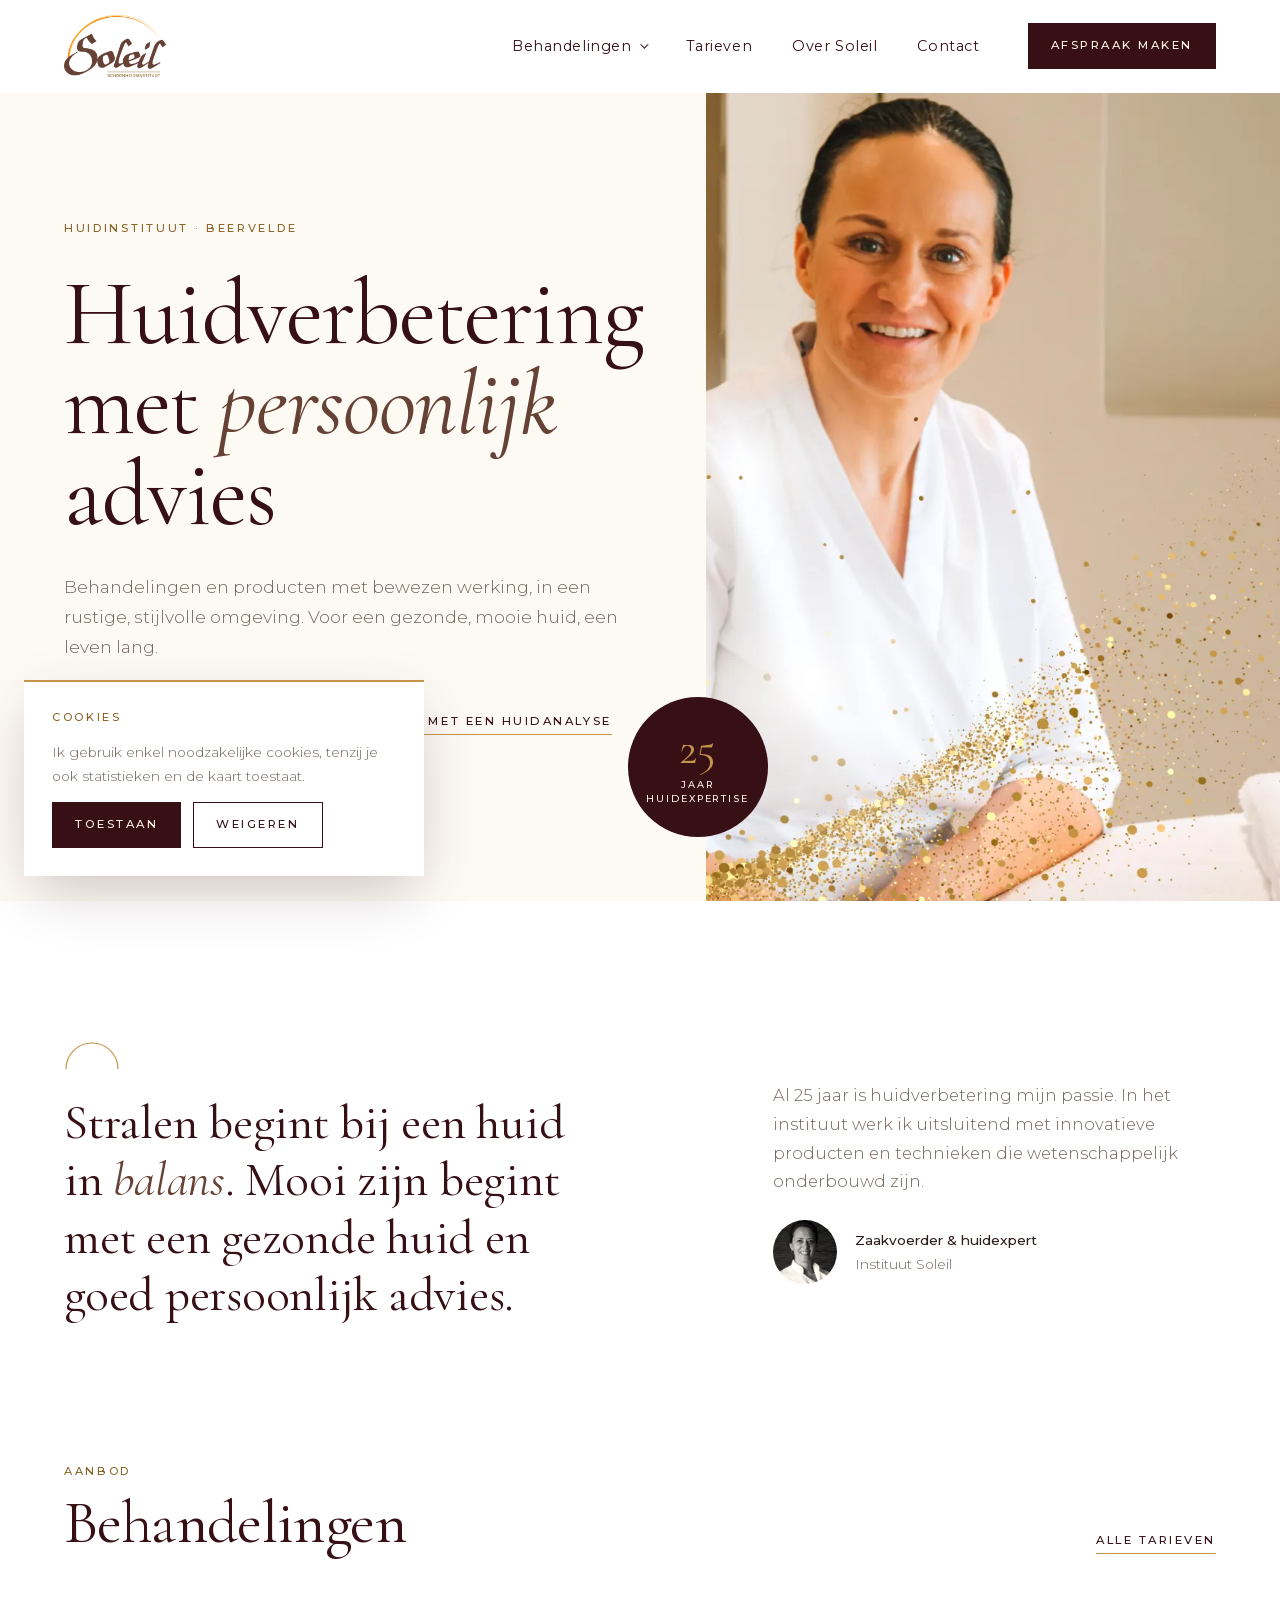
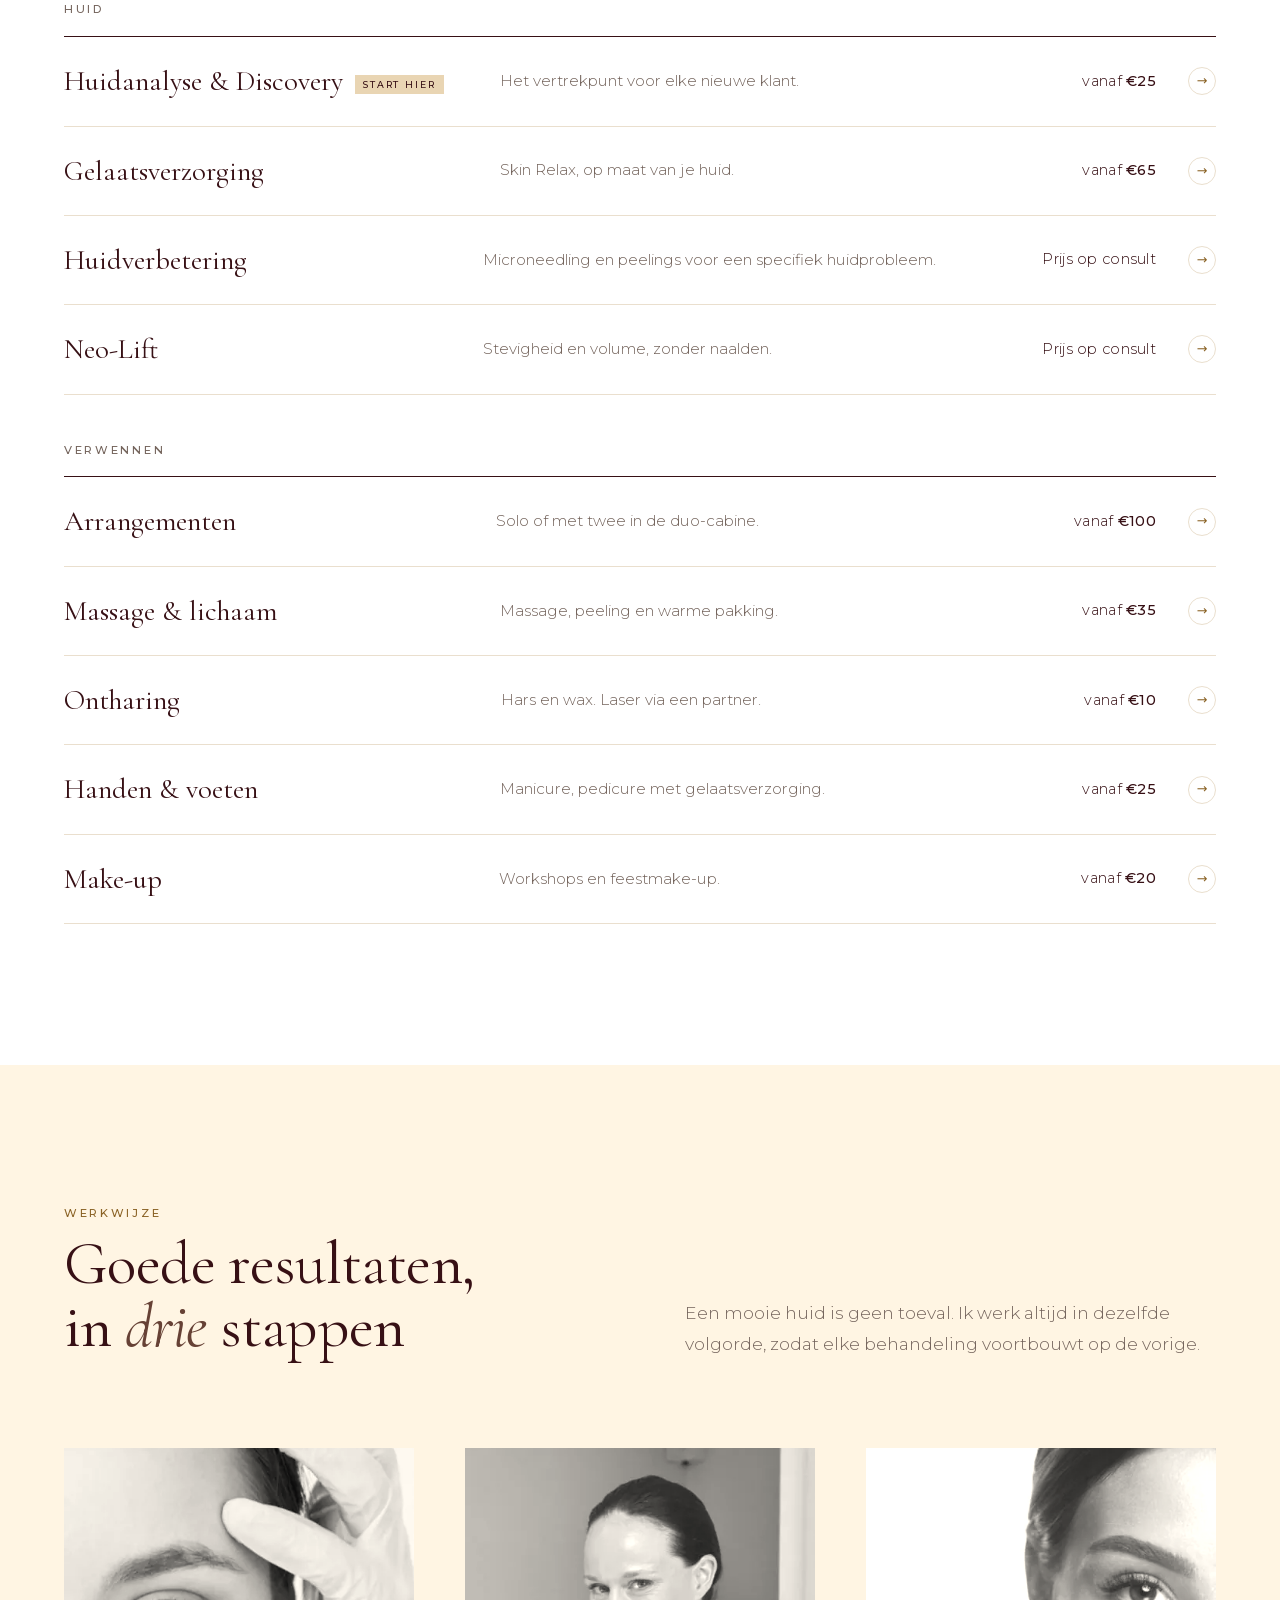
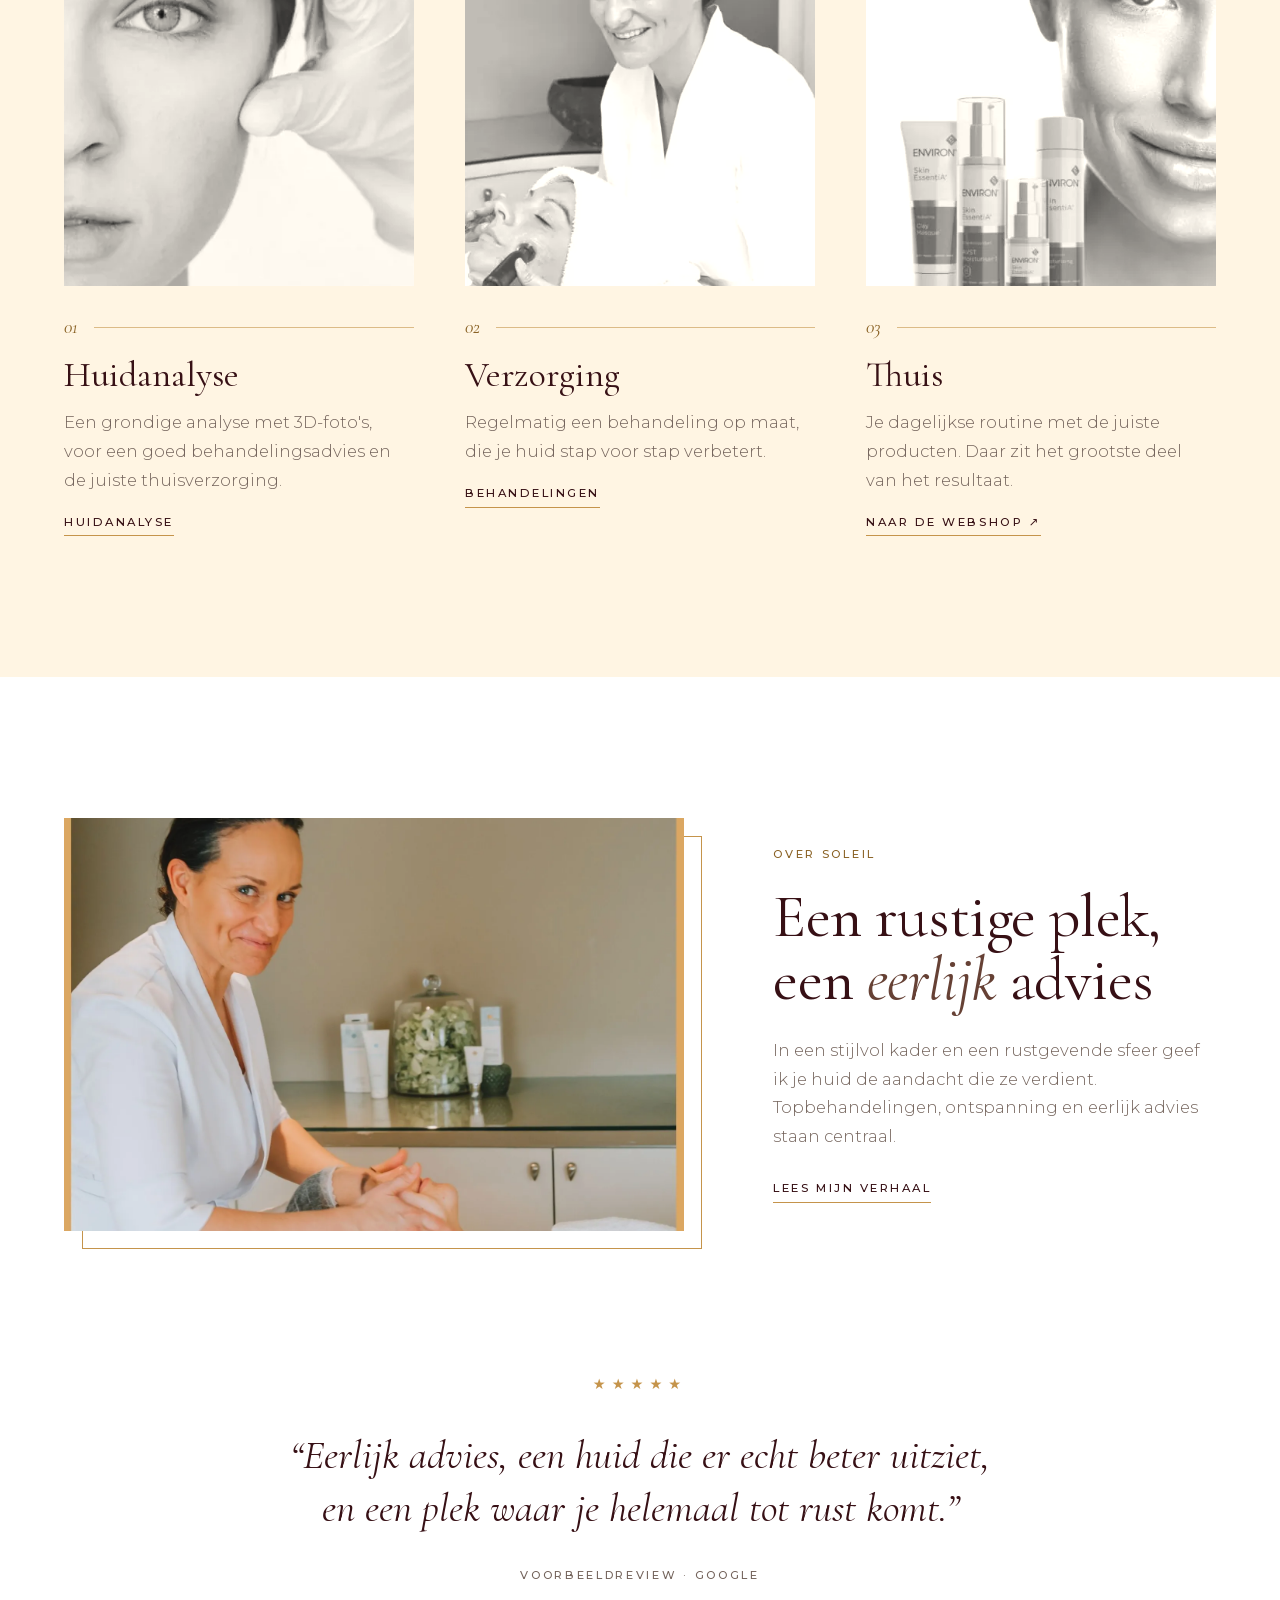
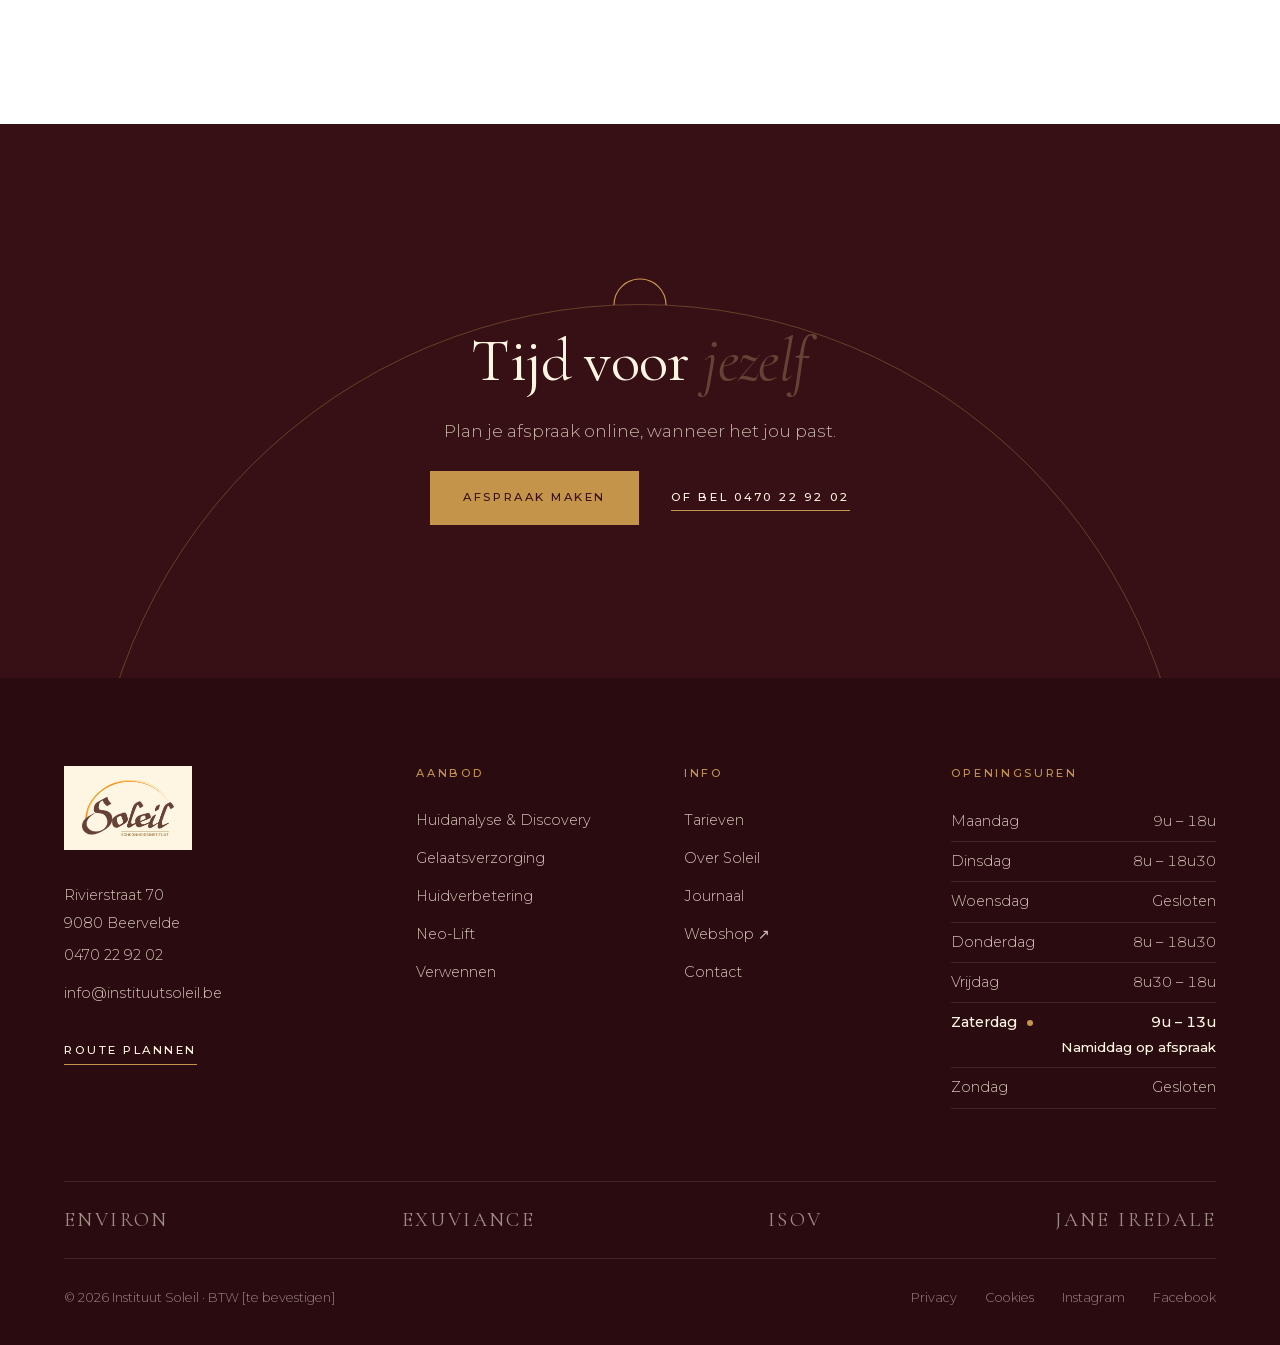
<file: index.html>
<!doctype html>
<html lang="nl-BE">
<head>
  <meta charset="utf-8">
  <meta name="viewport" content="width=device-width, initial-scale=1">
  <title>Huidverbetering in Beervelde · Instituut Soleil</title>
  <meta name="description" content="Huidinstituut in Beervelde. Huidanalyse, gelaatsverzorging, huidverbetering en verwenarrangementen, met persoonlijk advies.">
  <meta property="og:image" content="assets/img/zaakvoerder-portret.webp">
  <link rel="preload" href="assets/fonts/CormorantGaramond-400.woff2" as="font" type="font/woff2" crossorigin>
  <link rel="stylesheet" href="assets/css/fonts.css">
  <link rel="stylesheet" href="assets/css/site.css">
</head>
<body data-page="home">
  <div id="header"></div>

  <main id="main">
    <!-- Hero -->
    <section class="hero" aria-labelledby="h1">
      <div class="hero-text">
        <p class="label">Huidinstituut · Beervelde</p>
        <h1 class="d1" id="h1">Huidverbetering met <em>persoonlijk</em> advies</h1>
        <p class="lead">Behandelingen en producten met bewezen werking, in een rustige, stijlvolle omgeving. Voor een gezonde, mooie huid, een leven lang.</p>
        <div class="btns">
          <a class="btn" href="https://booking.optios.net/18875" target="_blank" rel="noopener">Afspraak maken</a>
          <a class="link" href="huidanalyse.html">Nieuw? Start met een huidanalyse</a>
        </div>
      </div>
      <div class="photo photo--color"><img src="assets/img/zaakvoerder-portret.webp" alt="De zaakvoerder van Instituut Soleil in haar instituut" fetchpriority="high"></div>
      <div class="hero-badge" aria-label="25 jaar ervaring"><div><span>25</span><small>jaar<br>huidexpertise</small></div></div>
    </section>

    <!-- Statement -->
    <section class="sec" aria-label="Mijn aanpak">
      <div class="wrap cols cols--7-5">
        <div class="stack reveal">
          <svg class="sun" viewBox="0 0 56 28" aria-hidden="true"><path d="M2 27 A26 26 0 0 1 54 27"/></svg>
          <p class="statement">Stralen begint bij een huid in <em>balans</em>. Mooi zijn begint met een gezonde huid en goed persoonlijk advies.</p>
        </div>
        <div class="stack reveal">
          <p class="muted">Al 25 jaar is huidverbetering mijn passie. In het instituut werk ik uitsluitend met innovatieve producten en technieken die wetenschappelijk onderbouwd zijn.</p>
          <div style="display:flex;gap:18px;align-items:center">
            <div class="photo photo--sq" style="width:64px;border-radius:50%"><img src="assets/img/zaakvoerder-portret-studio.webp" alt="" loading="lazy"></div>
            <p class="small"><strong>Zaakvoerder &amp; huidexpert</strong><br><span class="muted">Instituut Soleil</span></p>
          </div>
        </div>
      </div>
    </section>

    <!-- Behandelingen -->
    <section class="sec sec--flush-top" aria-labelledby="beh">
      <div class="wrap stack-lg">
        <div class="index-head reveal">
          <div class="stack-sm"><p class="label">Aanbod</p><h2 class="d2" id="beh">Behandelingen</h2></div>
          <a class="link" href="tarieven.html">Alle tarieven</a>
        </div>
        <div class="reveal">
          <p class="label label--muted" style="margin-bottom:18px">Huid</p>
          <div class="index" data-index="skin"></div>
        </div>
        <div class="reveal">
          <p class="label label--muted" style="margin-bottom:18px">Verwennen</p>
          <div class="index" data-index="pamper" data-base="1"></div>
        </div>
      </div>
    </section>

    <!-- Werkwijze -->
    <section class="sec sec--cream" aria-labelledby="werk">
      <div class="wrap">
        <div class="cols cols--top reveal" style="margin-bottom:clamp(56px,7vw,96px)">
          <div class="stack-sm"><p class="label">Werkwijze</p><h2 class="d2" id="werk">Goede resultaten, in <em>drie</em> stappen</h2></div>
          <p class="lead" style="align-self:end">Een mooie huid is geen toeval. Ik werk altijd in dezelfde volgorde, zodat elke behandeling voortbouwt op de vorige.</p>
        </div>
        <ol class="steps">
          <li class="step reveal">
            <div class="photo"><img src="assets/img/huidanalyse-gelaat.webp" alt="Close-up van een gezicht tijdens een huidanalyse" loading="lazy"></div>
            <p class="step-num"></p><h3 class="d3">Huidanalyse</h3>
            <p class="muted">Een grondige analyse met 3D-foto's, voor een goed behandelingsadvies en de juiste thuisverzorging.</p>
            <a class="link" href="huidanalyse.html">Huidanalyse</a>
          </li>
          <li class="step reveal">
            <div class="photo"><img src="assets/img/zaakvoerder-verzorging.webp" alt="De zaakvoerder bij de behandeltafel" loading="lazy"></div>
            <p class="step-num"></p><h3 class="d3">Verzorging</h3>
            <p class="muted">Regelmatig een behandeling op maat, die je huid stap voor stap verbetert.</p>
            <a class="link" href="behandelingen.html">Behandelingen</a>
          </li>
          <li class="step reveal">
            <div class="photo"><img src="assets/img/productadvies.webp" alt="Environ-producten naast een stralend gezicht" loading="lazy"></div>
            <p class="step-num"></p><h3 class="d3">Thuis</h3>
            <p class="muted">Je dagelijkse routine met de juiste producten. Daar zit het grootste deel van het resultaat.</p>
            <a class="link" href="https://www.webshopsoleil.be/" target="_blank" rel="noopener">Naar de webshop ↗</a>
          </li>
        </ol>
      </div>
    </section>

    <!-- Over Soleil -->
    <section class="sec" aria-labelledby="over">
      <div class="wrap cols cols--7-5">
        <div class="frame reveal"><div class="photo photo--land photo--color"><img src="assets/img/zaakvoerder-behandeling.webp" alt="De zaakvoerder aan het werk in de behandelruimte" loading="lazy"></div></div>
        <div class="stack reveal">
          <p class="label">Over Soleil</p>
          <h2 class="d2" id="over">Een rustige plek, een <em>eerlijk</em> advies</h2>
          <p class="muted">In een stijlvol kader en een rustgevende sfeer geef ik je huid de aandacht die ze verdient. Topbehandelingen, ontspanning en eerlijk advies staan centraal.</p>
          <a class="link" href="over-soleil.html">Lees mijn verhaal</a>
        </div>
      </div>
    </section>

    <!-- Review -->
    <section class="sec sec--flush-top" aria-label="Wat klanten zeggen">
      <div class="wrap">
        <figure class="quote reveal">
          <span class="stars" aria-label="5 sterren">★★★★★</span>
          <blockquote>“Eerlijk advies, een huid die er echt beter uitziet, en een plek waar je helemaal tot rust komt.”</blockquote>
          <figcaption class="label label--muted">Voorbeeldreview · Google</figcaption>
        </figure>
      </div>
    </section>
  </main>

  <div id="footer"></div>
  <script src="assets/js/data.js"></script>
  <script src="assets/js/site.js"></script>
</body>
</html>
</file>
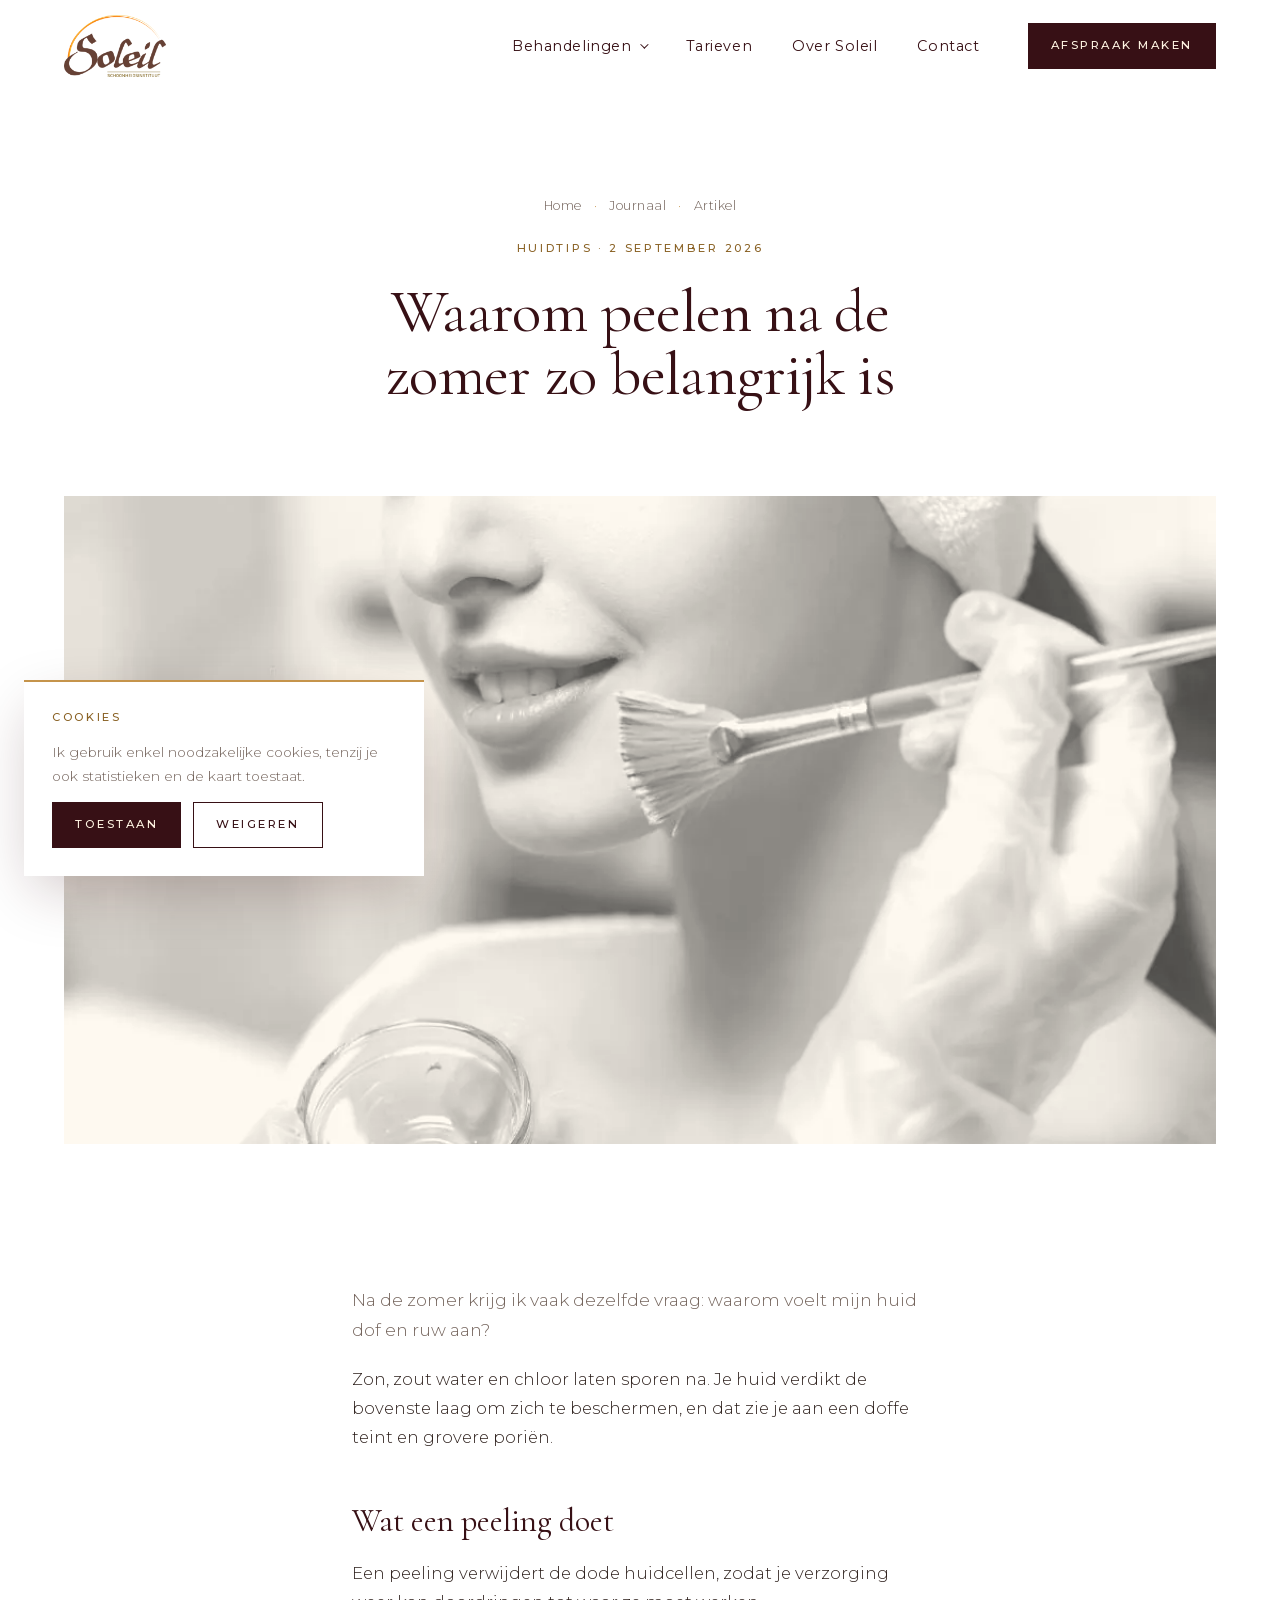
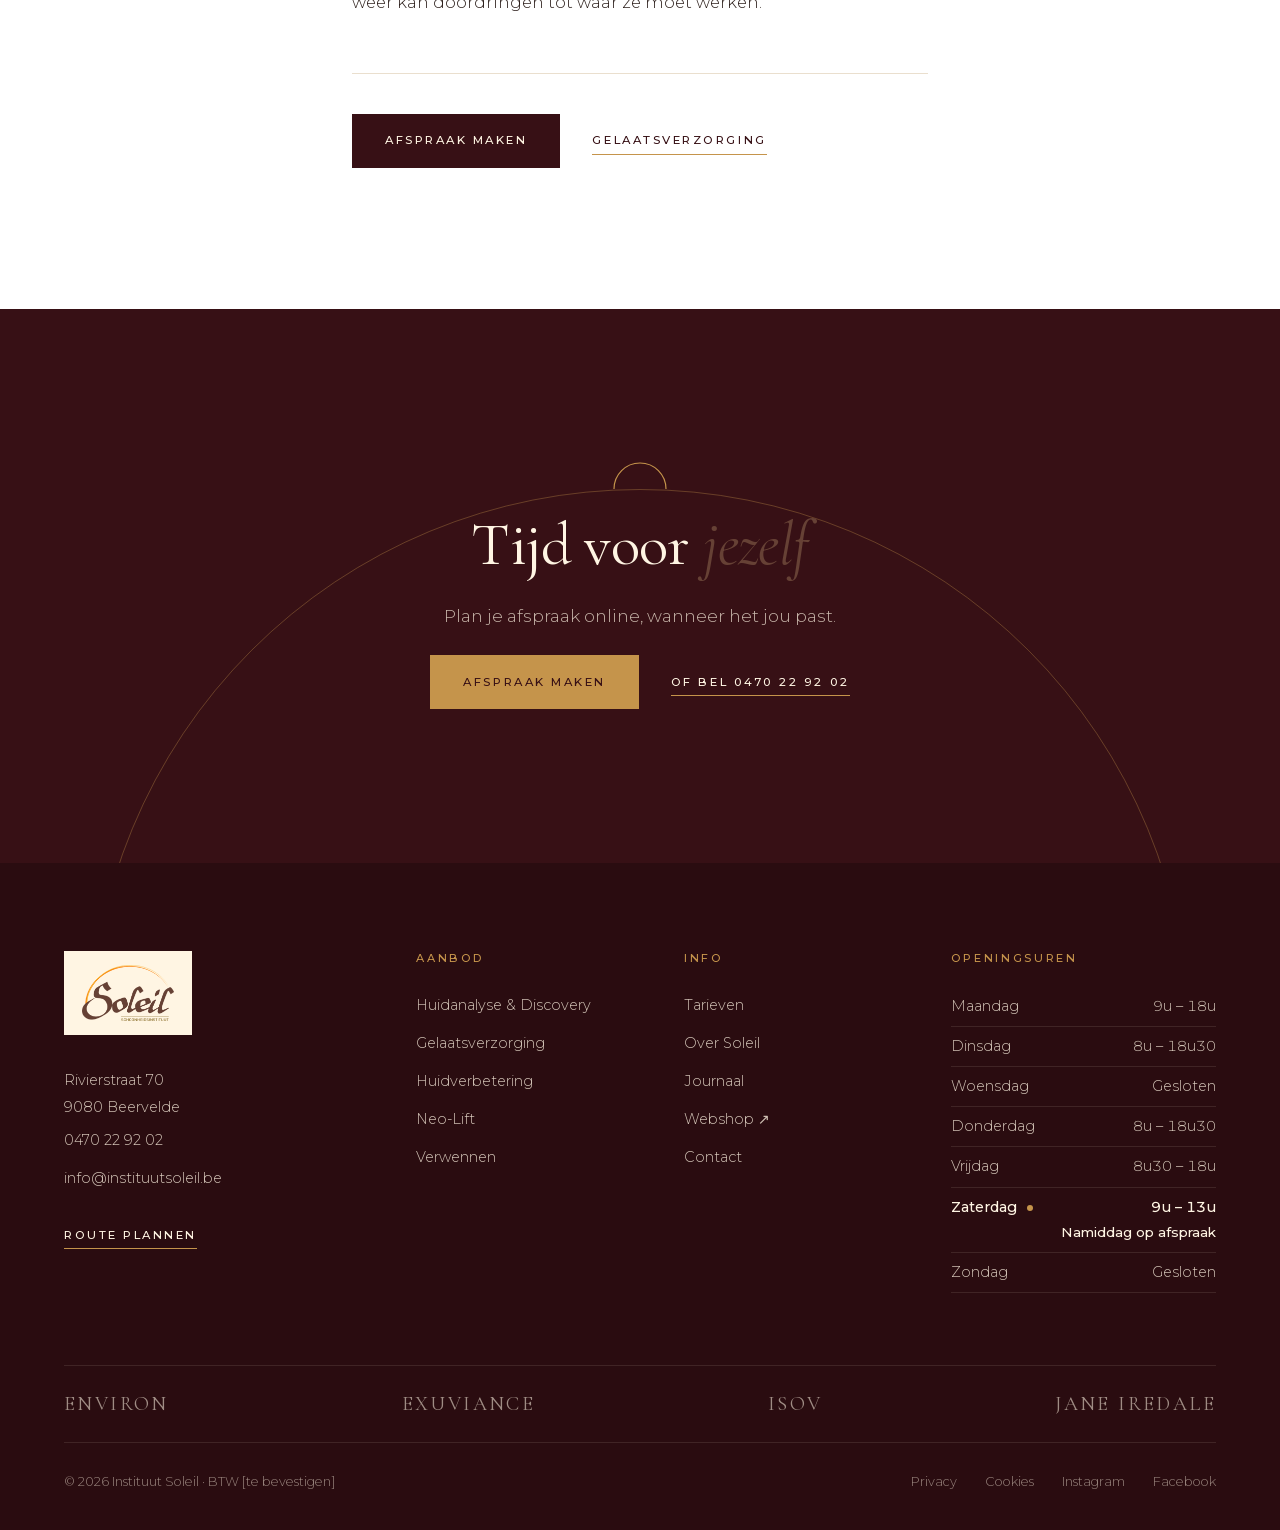
<file: artikel.html>
<!doctype html>
<html lang="nl-BE">
<head>
  <meta charset="utf-8">
  <meta name="viewport" content="width=device-width, initial-scale=1">
  <title>Artikel · Journaal Soleil</title>
  <link rel="stylesheet" href="assets/css/fonts.css">
  <link rel="stylesheet" href="assets/css/site.css">
</head>
<!-- Artikeltemplate. Titel, beeld en meta volgen ?p=; de tekst is voorbeeldinhoud. -->
<body data-page="journaal">
  <div id="header"></div>
  <main id="main">
    <article>
      <header class="page-top page-top--plain">
        <div class="wrap wrap--text stack" style="text-align:center">
          <ol class="crumbs" style="justify-content:center"><li><a href="index.html">Home</a></li><li><a href="journaal.html">Journaal</a></li><li aria-current="page">Artikel</li></ol>
          <p class="label js-meta"></p>
          <h1 class="d2 js-title"></h1>
        </div>
      </header>
      <div class="wrap"><div class="photo photo--wide js-img"></div></div>
      <div class="sec">
        <div class="wrap wrap--text prose">
          <p class="lead">Na de zomer krijg ik vaak dezelfde vraag: waarom voelt mijn huid dof en ruw aan?</p>
          <p>Zon, zout water en chloor laten sporen na. Je huid verdikt de bovenste laag om zich te beschermen, en dat zie je aan een doffe teint en grovere poriën.</p>
          <h2>Wat een peeling doet</h2>
          <p>Een peeling verwijdert de dode huidcellen, zodat je verzorging weer kan doordringen tot waar ze moet werken.</p>
          <div class="btns" style="margin-top:56px;padding-top:40px;border-top:1px solid var(--line)"><a class="btn" href="https://booking.optios.net/18875" target="_blank" rel="noopener">Afspraak maken</a><a class="link" href="behandeling.html?b=gelaatsverzorging">Gelaatsverzorging</a></div>
        </div>
      </div>
    </article>
  </main>
  <div id="footer"></div>
  <script src="assets/js/data.js"></script>
  <script src="assets/js/site.js"></script>
  <script>
    (function () {
      const s = new URLSearchParams(location.search).get("p");
      const p = window.SOLEIL.journal.find((x) => x.slug === s) || window.SOLEIL.journal[0];
      document.querySelector(".js-title").textContent = p.title;
      document.querySelector(".js-meta").textContent = p.cat + " · " + window.SoleilDate(p.date);
      document.querySelector(".js-img").innerHTML = `<img src="assets/img/${p.img}.webp" alt="">`;
      document.title = p.title + " · Journaal Soleil";
    })();
  </script>
</body>
</html>
</file>
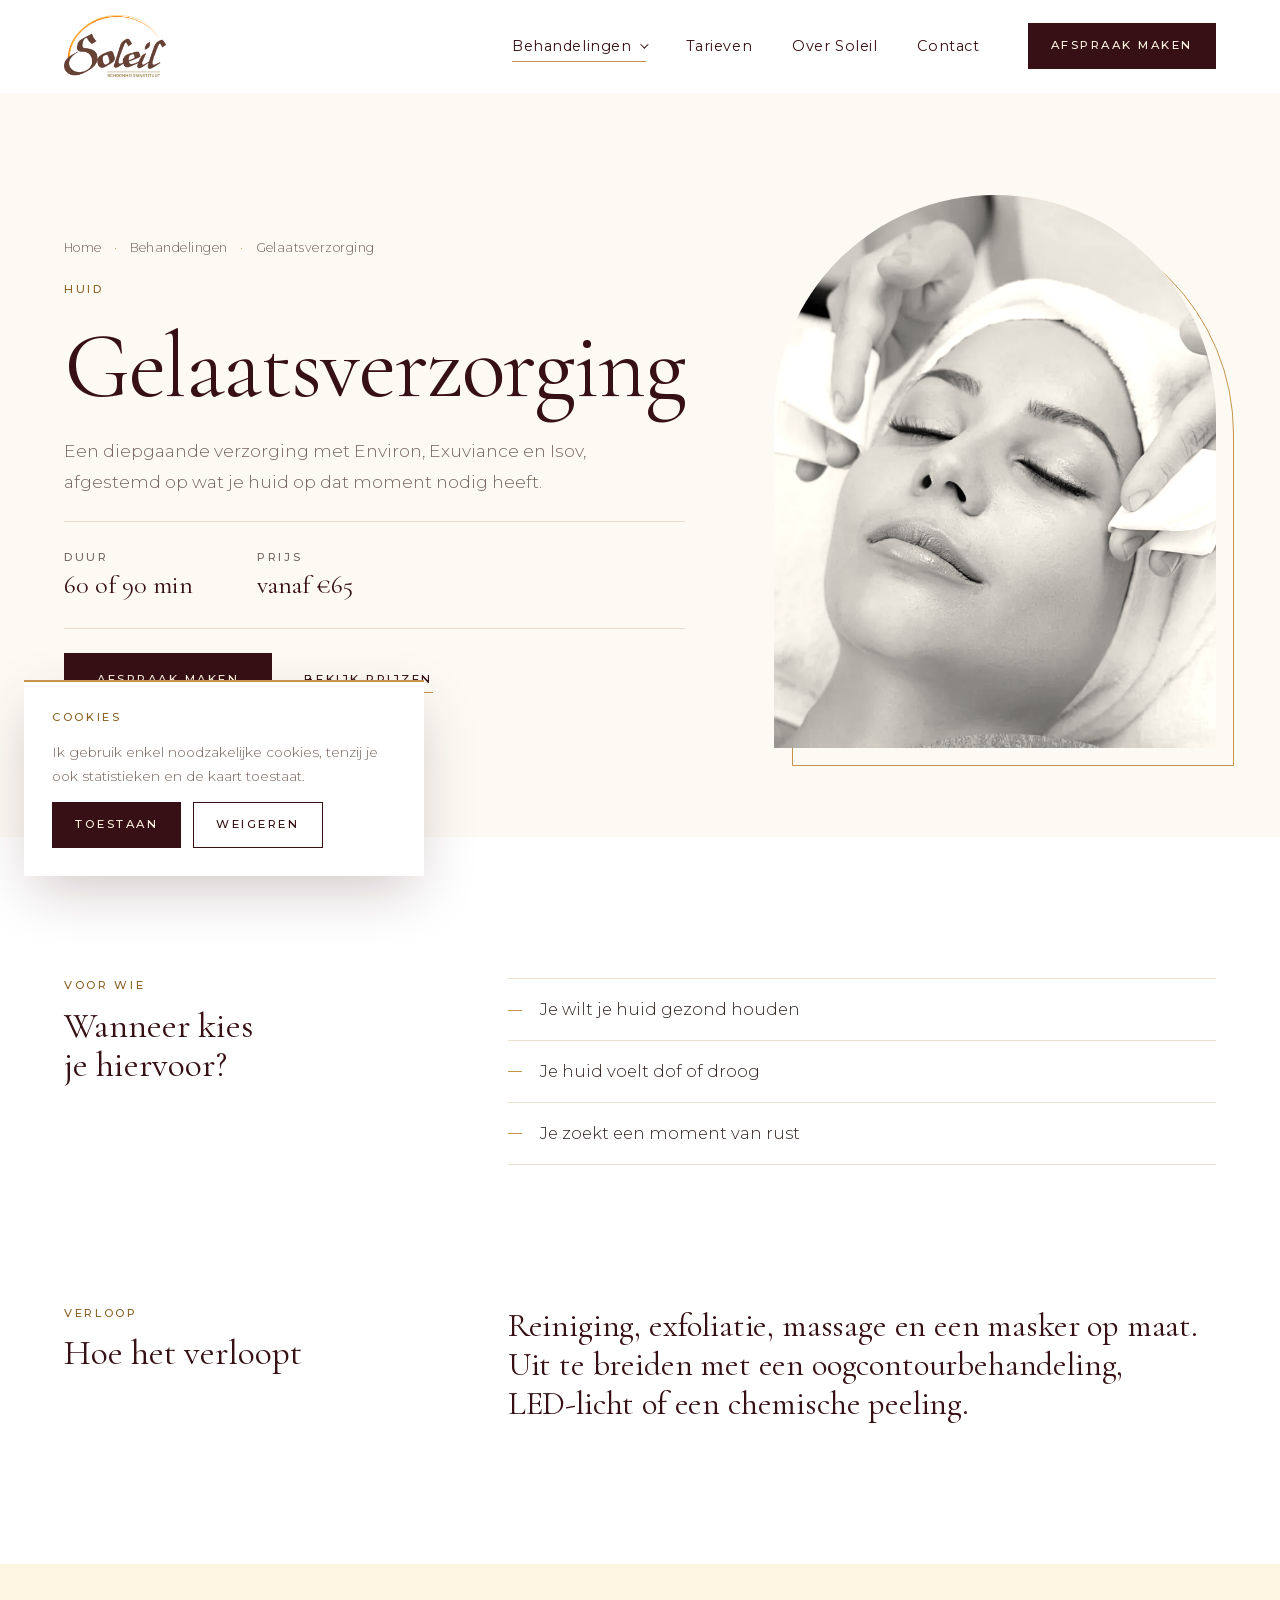
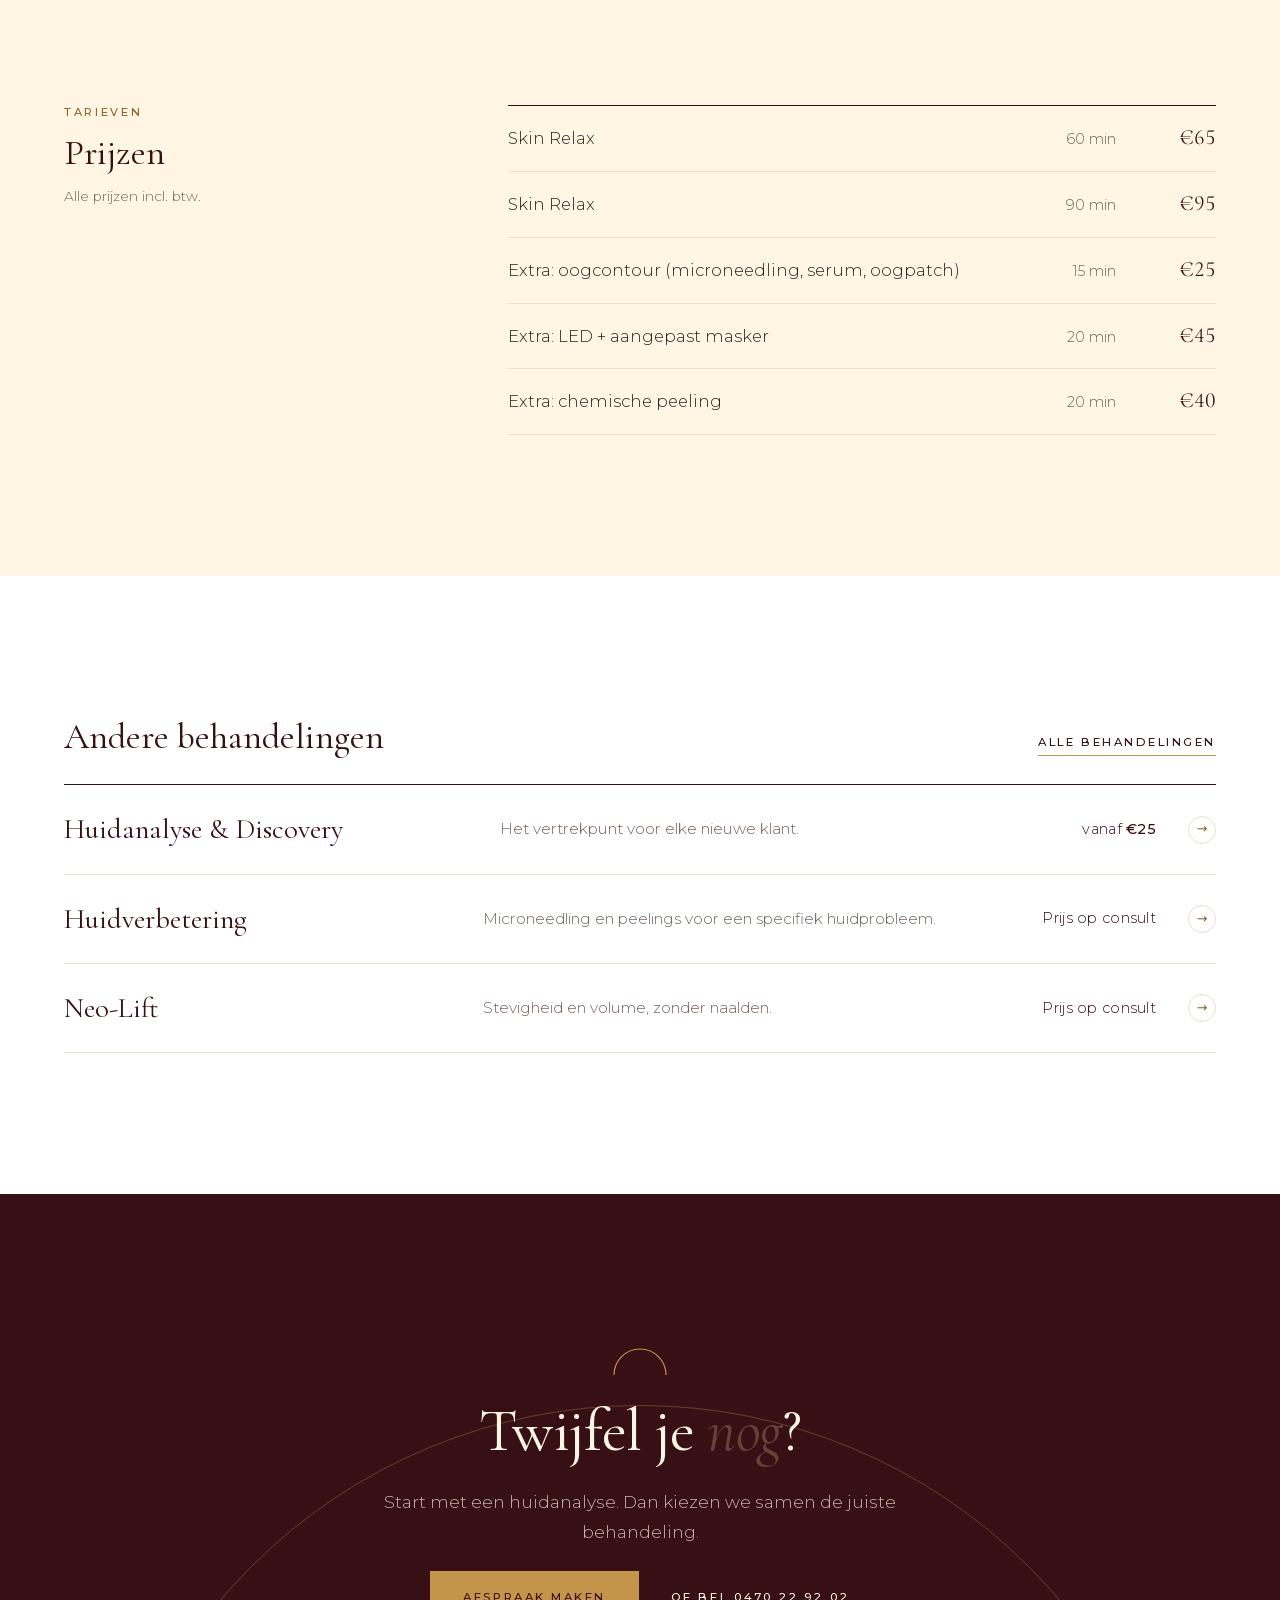
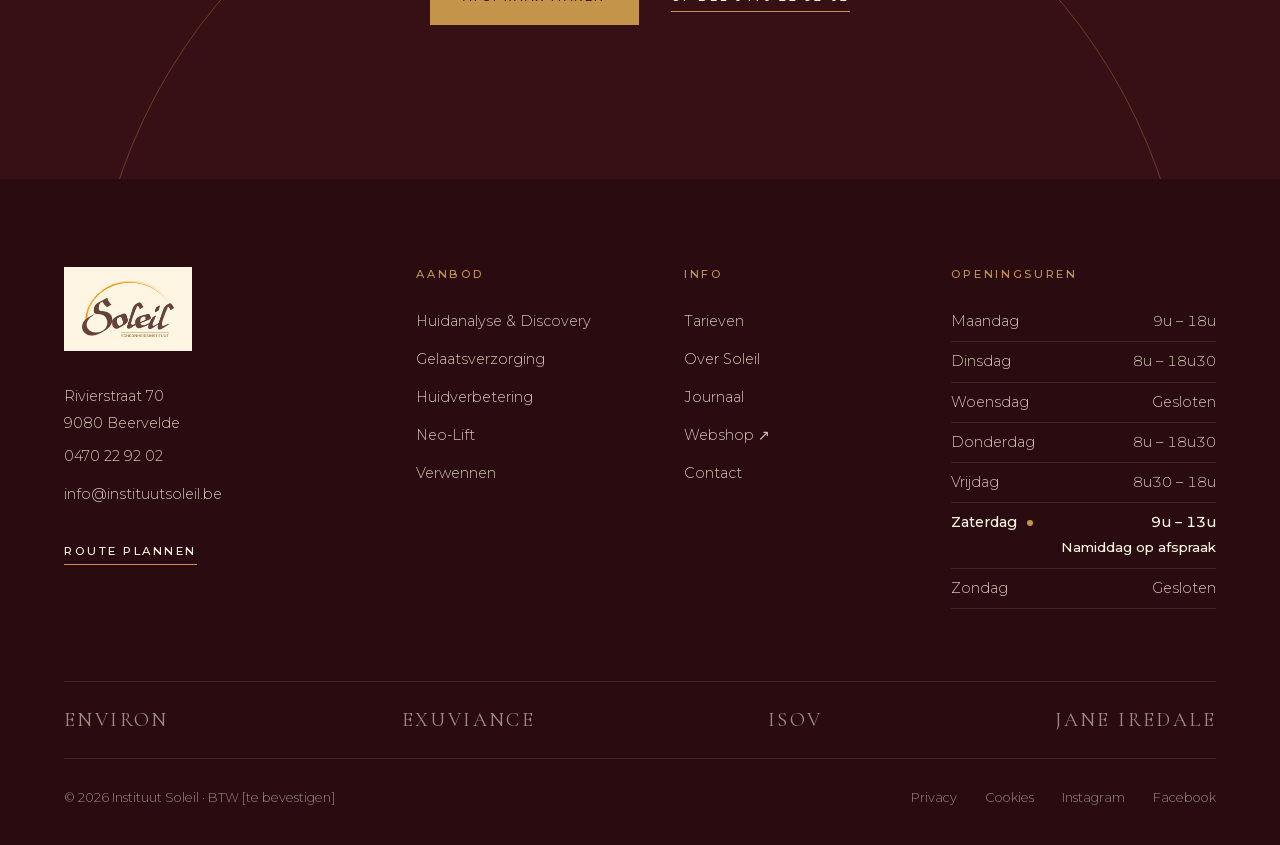
<file: behandeling.html>
<!doctype html>
<html lang="nl-BE">
<head>
  <meta charset="utf-8">
  <meta name="viewport" content="width=device-width, initial-scale=1">
  <title>Behandeling · Instituut Soleil Beervelde</title>
  <link rel="stylesheet" href="assets/css/fonts.css">
  <link rel="stylesheet" href="assets/css/site.css">
</head>
<!-- Template voor de huidbehandelingen: ?b=gelaatsverzorging | huidverbetering | neo-lift -->
<body data-page="behandelingen">
  <div id="header"></div>

  <main id="main" data-treatment>
    <header class="page-top">
      <div class="wrap cols">
        <div class="stack">
          <ol class="crumbs"><li><a href="index.html">Home</a></li><li><a href="behandelingen.html">Behandelingen</a></li><li aria-current="page" data-t="name"></li></ol>
          <p class="label">Huid</p>
          <h1 class="d1" data-t="name"></h1>
          <p class="lead" data-t="intro"></p>
          <dl class="facts">
            <div><dt class="label label--muted">Duur</dt><dd data-t="duration"></dd></div>
            <div><dt class="label label--muted">Prijs</dt><dd data-t="from"></dd></div>
          </dl>
          <div class="btns"><a class="btn" href="https://booking.optios.net/18875" target="_blank" rel="noopener">Afspraak maken</a><a class="link" href="#prijzen">Bekijk prijzen</a></div>
        </div>
        <div class="frame frame--arch"><div class="photo photo--portrait photo--arch" data-t="img"></div></div>
      </div>
    </header>

    <section class="sec" aria-labelledby="voor">
      <div class="wrap cols cols--4-8 cols--top">
        <div class="stack-sm reveal"><p class="label">Voor wie</p><h2 class="d3" id="voor">Wanneer kies je hiervoor?</h2></div>
        <ul class="ticks reveal" data-t="forwho"></ul>
      </div>
    </section>

    <section class="sec sec--flush-top" aria-labelledby="verloop">
      <div class="wrap cols cols--4-8 cols--top">
        <div class="stack-sm reveal"><p class="label">Verloop</p><h2 class="d3" id="verloop">Hoe het verloopt</h2></div>
        <p class="statement reveal" style="font-size:clamp(1.6rem,2.6vw,2.2rem)" data-t="what"></p>
      </div>
    </section>

    <section class="sec sec--cream" id="prijzen" aria-labelledby="pr">
      <div class="wrap cols cols--4-8 cols--top">
        <div class="stack-sm reveal"><p class="label">Tarieven</p><h2 class="d3" id="pr">Prijzen</h2><p class="small muted">Alle prijzen incl. btw.</p></div>
        <div class="reveal" data-t="prices"></div>
      </div>
    </section>

    <section class="sec" aria-labelledby="andere">
      <div class="wrap">
        <div class="index-head reveal"><h2 class="d3" id="andere">Andere behandelingen</h2><a class="link" href="behandelingen.html">Alle behandelingen</a></div>
        <div class="index reveal" data-t="others"></div>
      </div>
    </section>
  </main>

  <div id="footer" data-cta="Twijfel je <em>nog</em>?|Start met een huidanalyse. Dan kiezen we samen de juiste behandeling."></div>
  <script src="assets/js/data.js"></script>
  <script src="assets/js/site.js"></script>
</body>
</html>
</file>
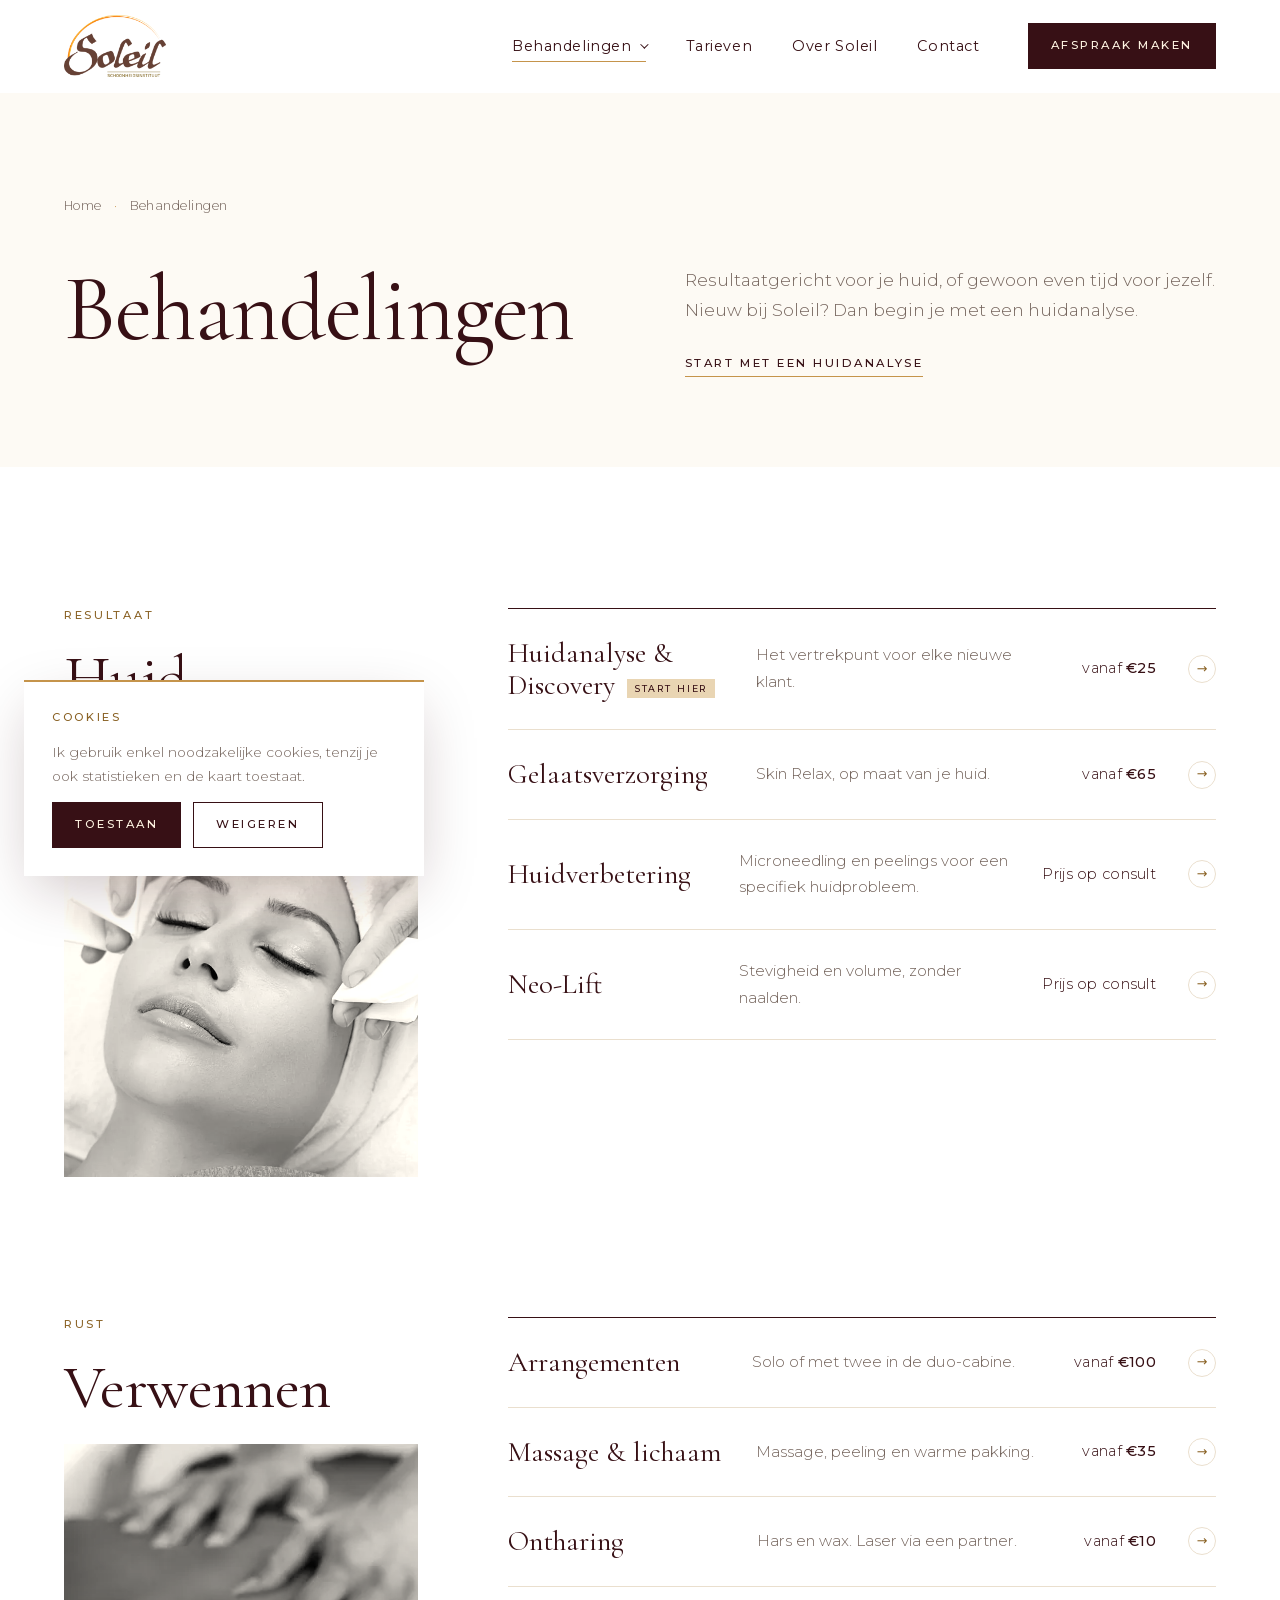
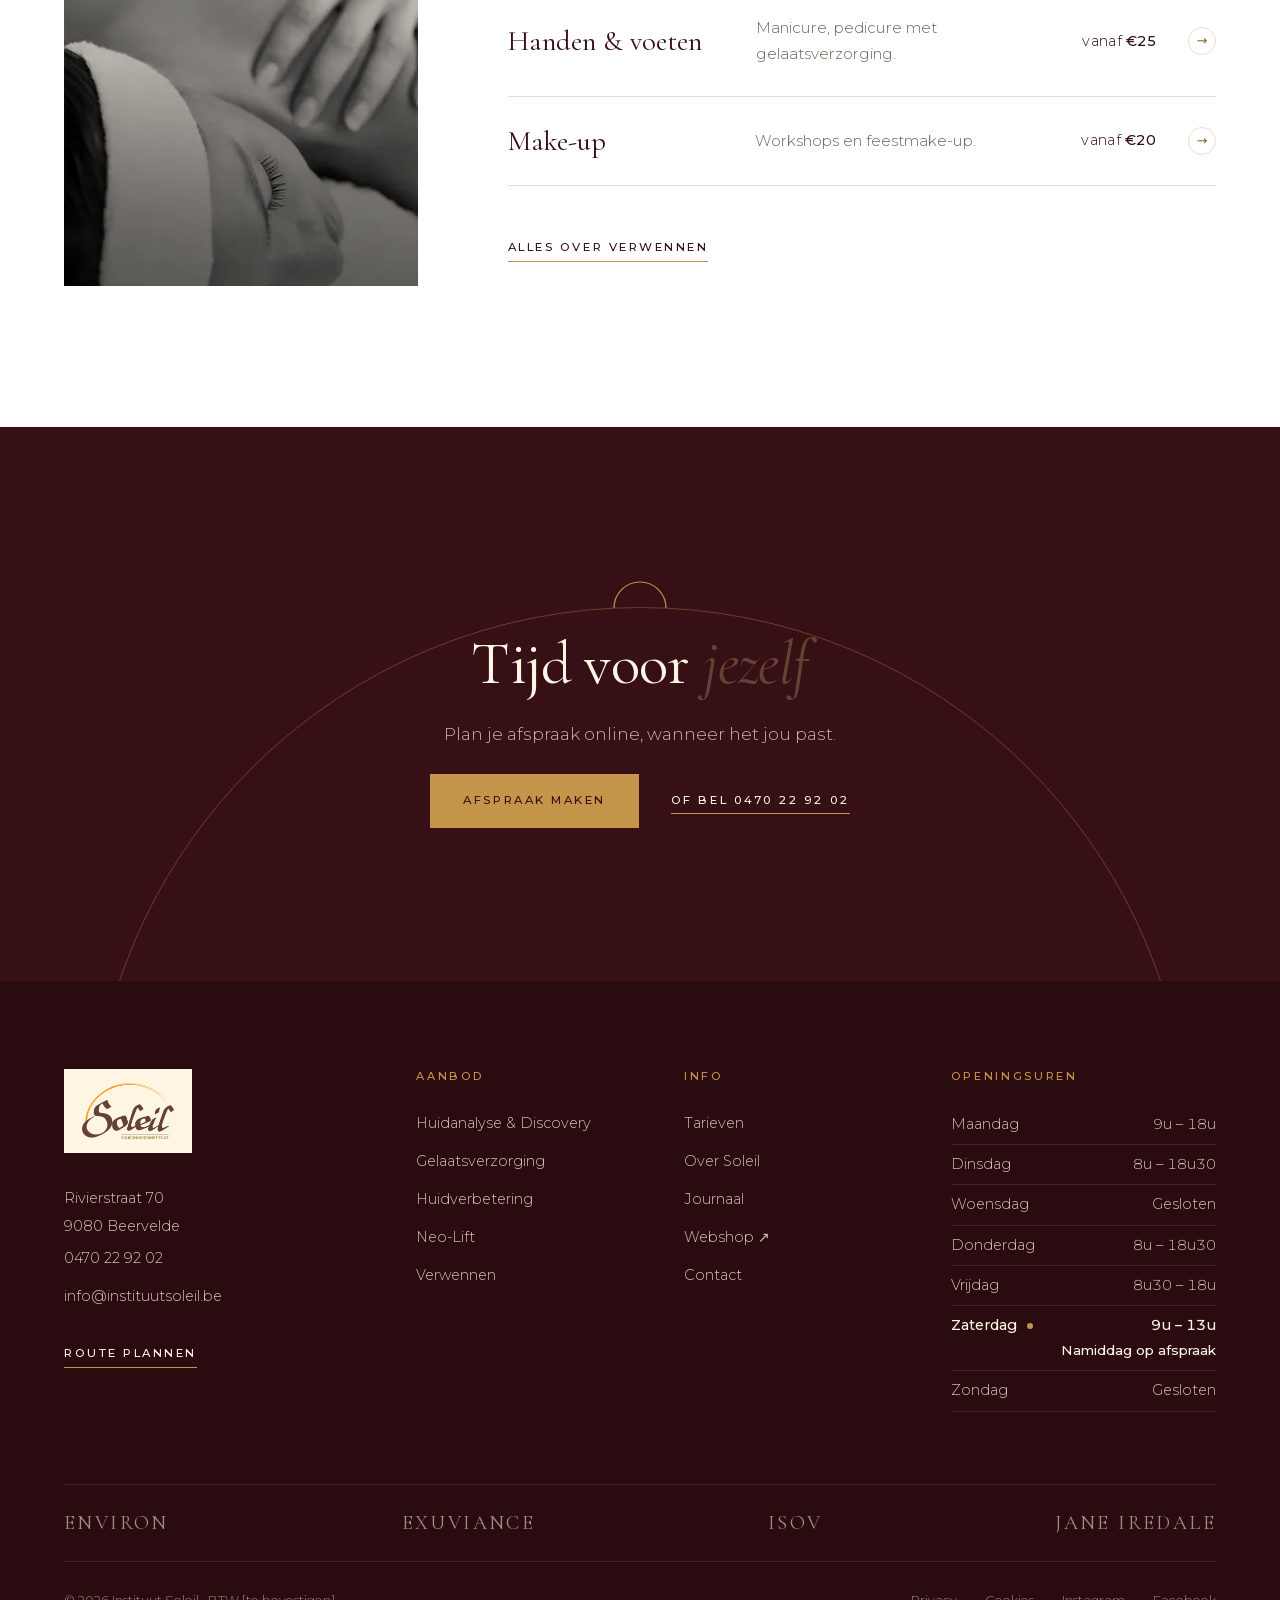
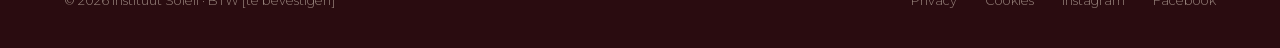
<file: behandelingen.html>
<!doctype html>
<html lang="nl-BE">
<head>
  <meta charset="utf-8">
  <meta name="viewport" content="width=device-width, initial-scale=1">
  <title>Behandelingen · Instituut Soleil Beervelde</title>
  <meta name="description" content="Huidanalyse, gelaatsverzorging, huidverbetering, Neo-Lift en verwenarrangementen bij Instituut Soleil in Beervelde.">
  <link rel="stylesheet" href="assets/css/fonts.css">
  <link rel="stylesheet" href="assets/css/site.css">
</head>
<body data-page="behandelingen">
  <div id="header"></div>

  <main id="main">
    <header class="page-top">
      <div class="wrap stack-lg">
        <ol class="crumbs"><li><a href="index.html">Home</a></li><li aria-current="page">Behandelingen</li></ol>
        <div class="cols cols--top">
          <h1 class="d1">Behandel&shy;ingen</h1>
          <div class="stack" style="align-self:end">
            <p class="lead">Resultaatgericht voor je huid, of gewoon even tijd voor jezelf. Nieuw bij Soleil? Dan begin je met een huidanalyse.</p>
            <a class="link" href="huidanalyse.html">Start met een huidanalyse</a>
          </div>
        </div>
      </div>
    </header>

    <section class="sec" aria-labelledby="huid">
      <div class="wrap cols cols--4-8 cols--top">
        <div class="stack reveal" style="position:sticky;top:120px">
          <p class="label">Resultaat</p>
          <h2 class="d2" id="huid">Huid</h2>
          <div class="photo photo--portrait"><img src="assets/img/gelaatsverzorging.webp" alt="Manuele gelaatsverzorging" loading="lazy"></div>
        </div>
        <div class="index reveal" data-index="skin"></div>
      </div>
    </section>

    <section class="sec sec--flush-top" aria-labelledby="verw">
      <div class="wrap cols cols--4-8 cols--top">
        <div class="stack reveal" style="position:sticky;top:120px">
          <p class="label">Rust</p>
          <h2 class="d2" id="verw">Verwennen</h2>
          <div class="photo photo--portrait"><img src="assets/img/arrangementen.webp" alt="Relaxerende rugmassage" loading="lazy"></div>
        </div>
        <div class="stack-lg reveal">
          <div class="index" data-index="pamper" data-base="1"></div>
          <a class="link" href="verwennen.html">Alles over verwennen</a>
        </div>
      </div>
    </section>
  </main>

  <div id="footer"></div>
  <script src="assets/js/data.js"></script>
  <script src="assets/js/site.js"></script>
</body>
</html>
</file>
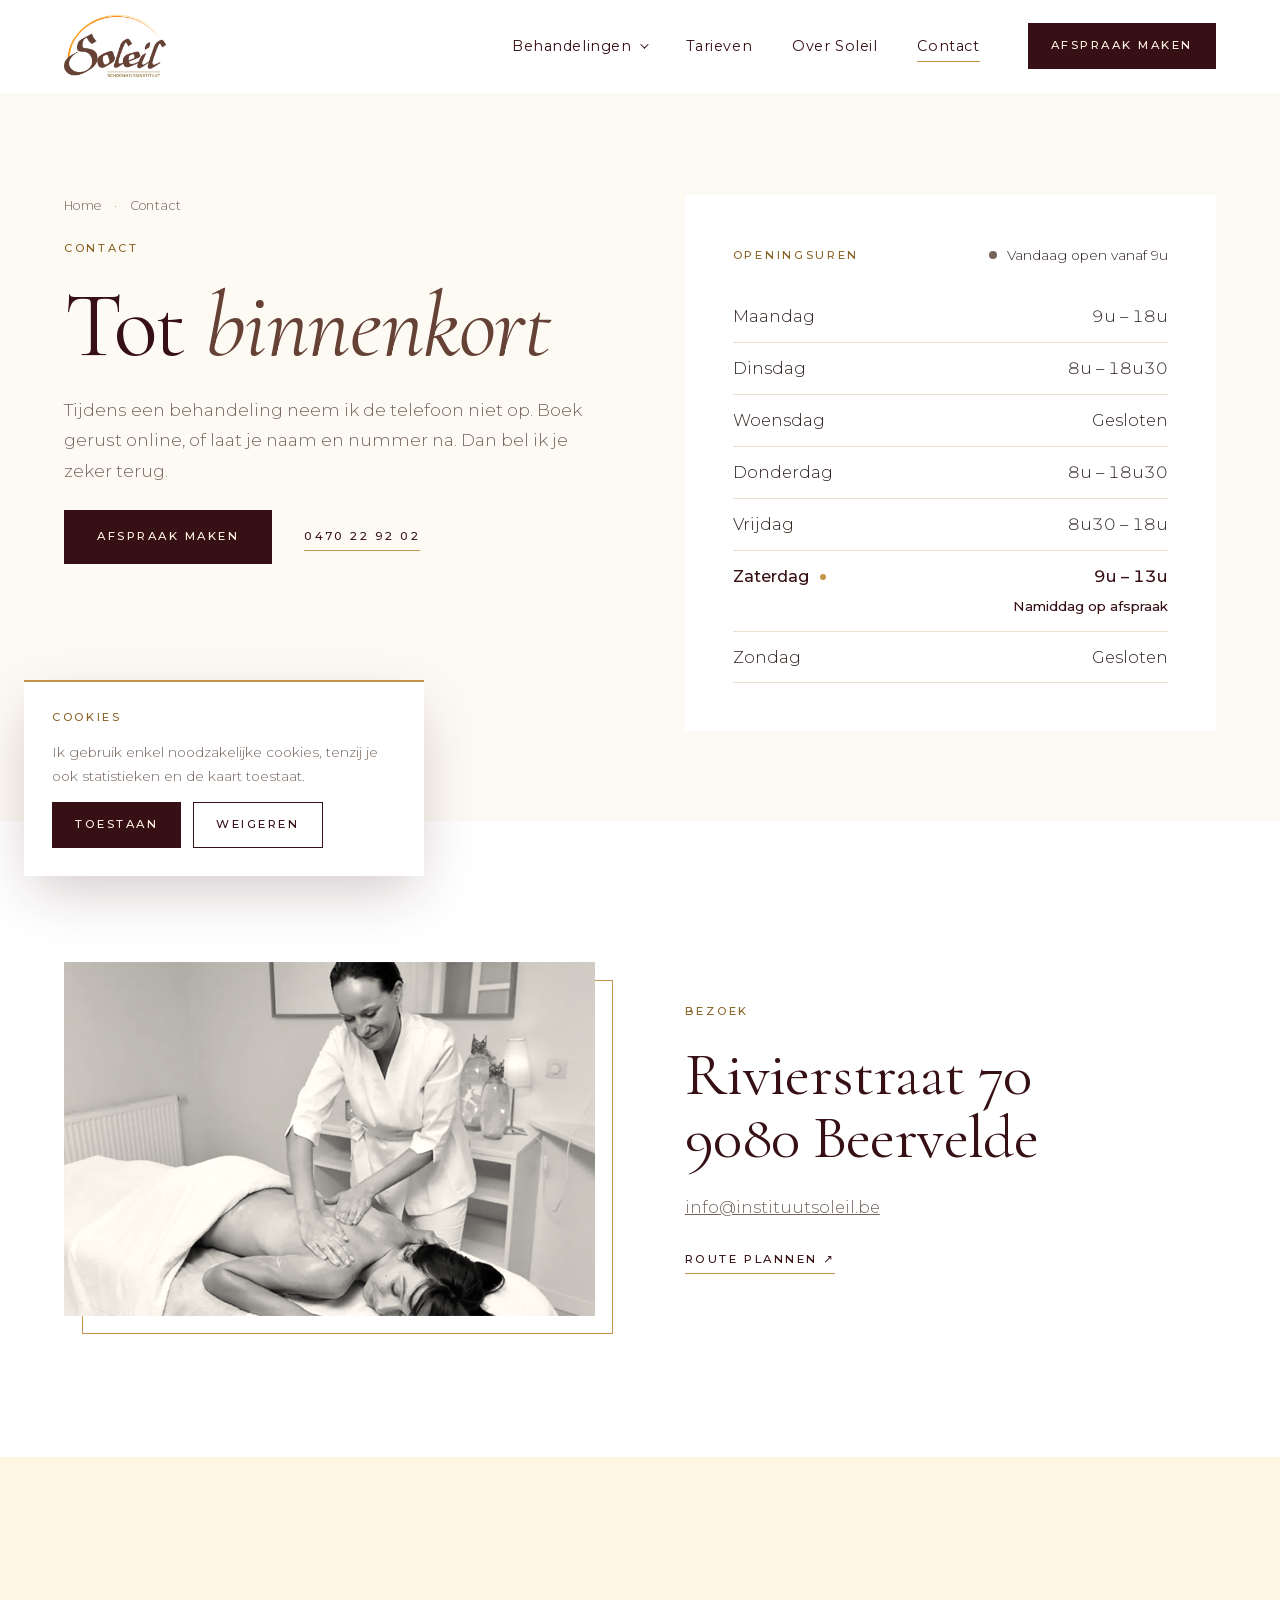
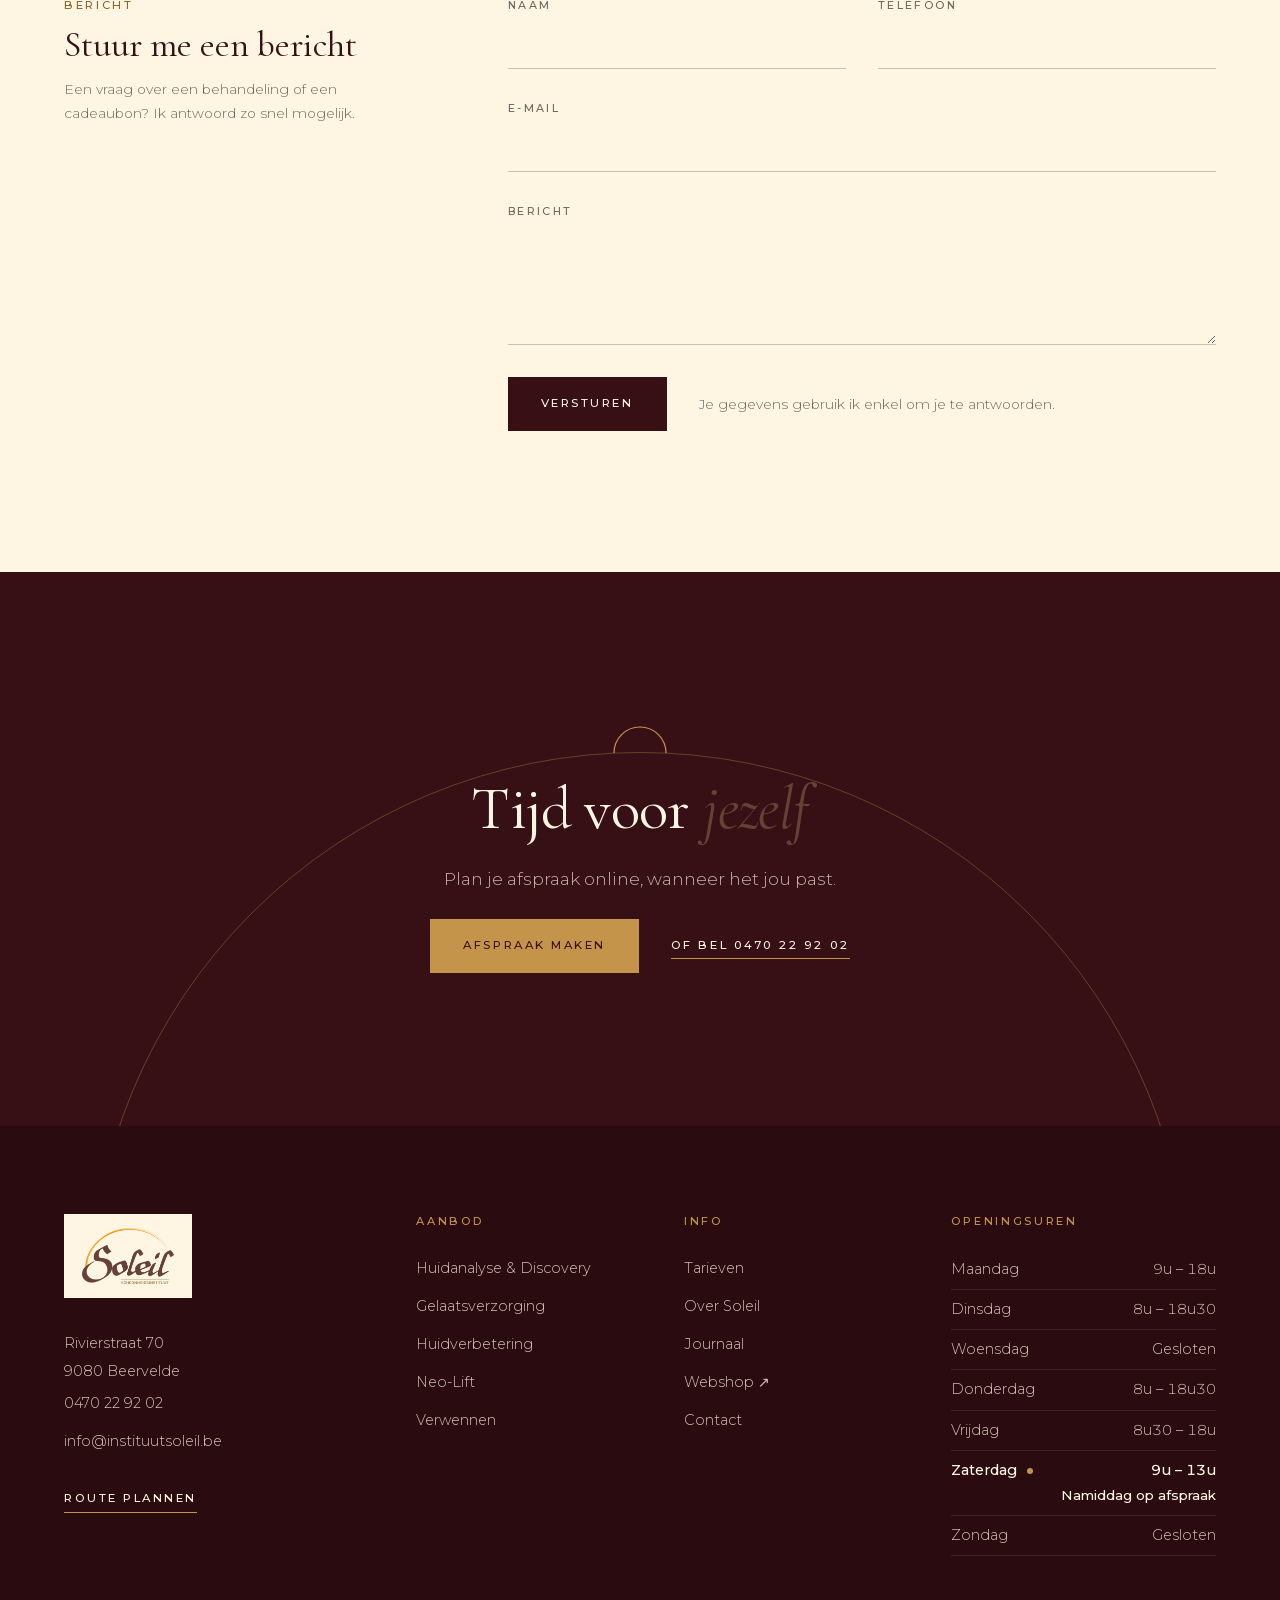
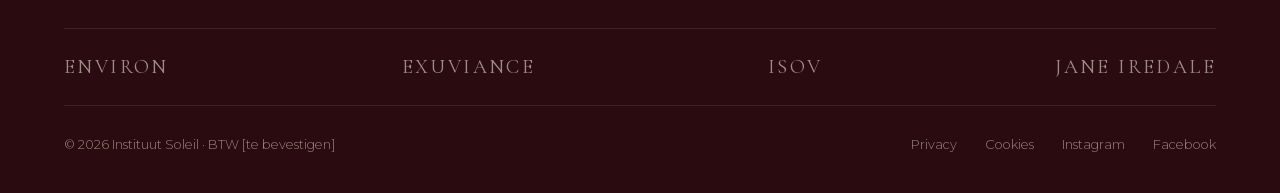
<file: contact.html>
<!doctype html>
<html lang="nl-BE">
<head>
  <meta charset="utf-8">
  <meta name="viewport" content="width=device-width, initial-scale=1">
  <title>Contact &amp; openingsuren · Instituut Soleil Beervelde</title>
  <meta name="description" content="Instituut Soleil, Rivierstraat 70, 9080 Beervelde. Openingsuren, route en online afspraak.">
  <link rel="stylesheet" href="assets/css/fonts.css">
  <link rel="stylesheet" href="assets/css/site.css">
</head>
<body data-page="contact">
  <div id="header"></div>

  <main id="main">
    <header class="page-top">
      <div class="wrap cols cols--top">
        <div class="stack">
          <ol class="crumbs"><li><a href="index.html">Home</a></li><li aria-current="page">Contact</li></ol>
          <p class="label">Contact</p>
          <h1 class="d1">Tot <em>binnenkort</em></h1>
          <p class="lead">Tijdens een behandeling neem ik de telefoon niet op. Boek gerust online, of laat je naam en nummer na. Dan bel ik je zeker terug.</p>
          <div class="btns"><a class="btn" href="https://booking.optios.net/18875" target="_blank" rel="noopener">Afspraak maken</a><a class="link" href="tel:+32470229202">0470 22 92 02</a></div>
        </div>
        <div class="stack" style="background:var(--white);padding:clamp(28px,4vw,48px)">
          <div class="index-head" style="margin:0;align-items:center"><h2 class="label">Openingsuren</h2><span class="js-status"></span></div>
          <div class="js-hours"></div>
        </div>
      </div>
    </header>

    <section class="sec" aria-labelledby="route">
      <div class="wrap cols">
        <div class="frame reveal"><div class="photo photo--land"><img src="assets/img/instituut-massage.webp" alt="Behandelruimte van Instituut Soleil" loading="lazy"></div></div>
        <div class="stack reveal">
          <p class="label">Bezoek</p>
          <h2 class="d2" id="route">Rivierstraat 70<br>9080 Beervelde</h2>
          <p class="muted"><a href="mailto:info@instituutsoleil.be">info@instituutsoleil.be</a></p>
          <a class="link" href="https://www.google.com/maps/dir/?api=1&destination=Rivierstraat+70+9080+Beervelde" target="_blank" rel="noopener">Route plannen ↗</a>
        </div>
      </div>
    </section>

    <section class="sec sec--cream" aria-labelledby="bericht">
      <div class="wrap cols cols--4-8 cols--top">
        <div class="stack-sm reveal"><p class="label">Bericht</p><h2 class="d3" id="bericht">Stuur me een bericht</h2><p class="muted small">Een vraag over een behandeling of een cadeaubon? Ik antwoord zo snel mogelijk.</p></div>
        <div class="reveal">
          <form class="form" data-form>
            <div class="form-row">
              <div class="field"><label for="n">Naam</label><input id="n" autocomplete="name" required></div>
              <div class="field"><label for="t">Telefoon</label><input id="t" type="tel" autocomplete="tel"></div>
            </div>
            <div class="field"><label for="e">E-mail</label><input id="e" type="email" autocomplete="email" required></div>
            <div class="field"><label for="m">Bericht</label><textarea id="m" required></textarea></div>
            <div class="btns"><button class="btn" type="submit">Versturen</button><span class="small muted">Je gegevens gebruik ik enkel om je te antwoorden.</span></div>
          </form>
          <div class="done stack-sm" tabindex="-1" hidden><p class="d3">Bedankt voor je bericht.</p><p class="muted">Ik neem zo snel mogelijk contact met je op.</p></div>
        </div>
      </div>
    </section>
  </main>

  <div id="footer"></div>
  <script src="assets/js/data.js"></script>
  <script src="assets/js/site.js"></script>
</body>
</html>
</file>
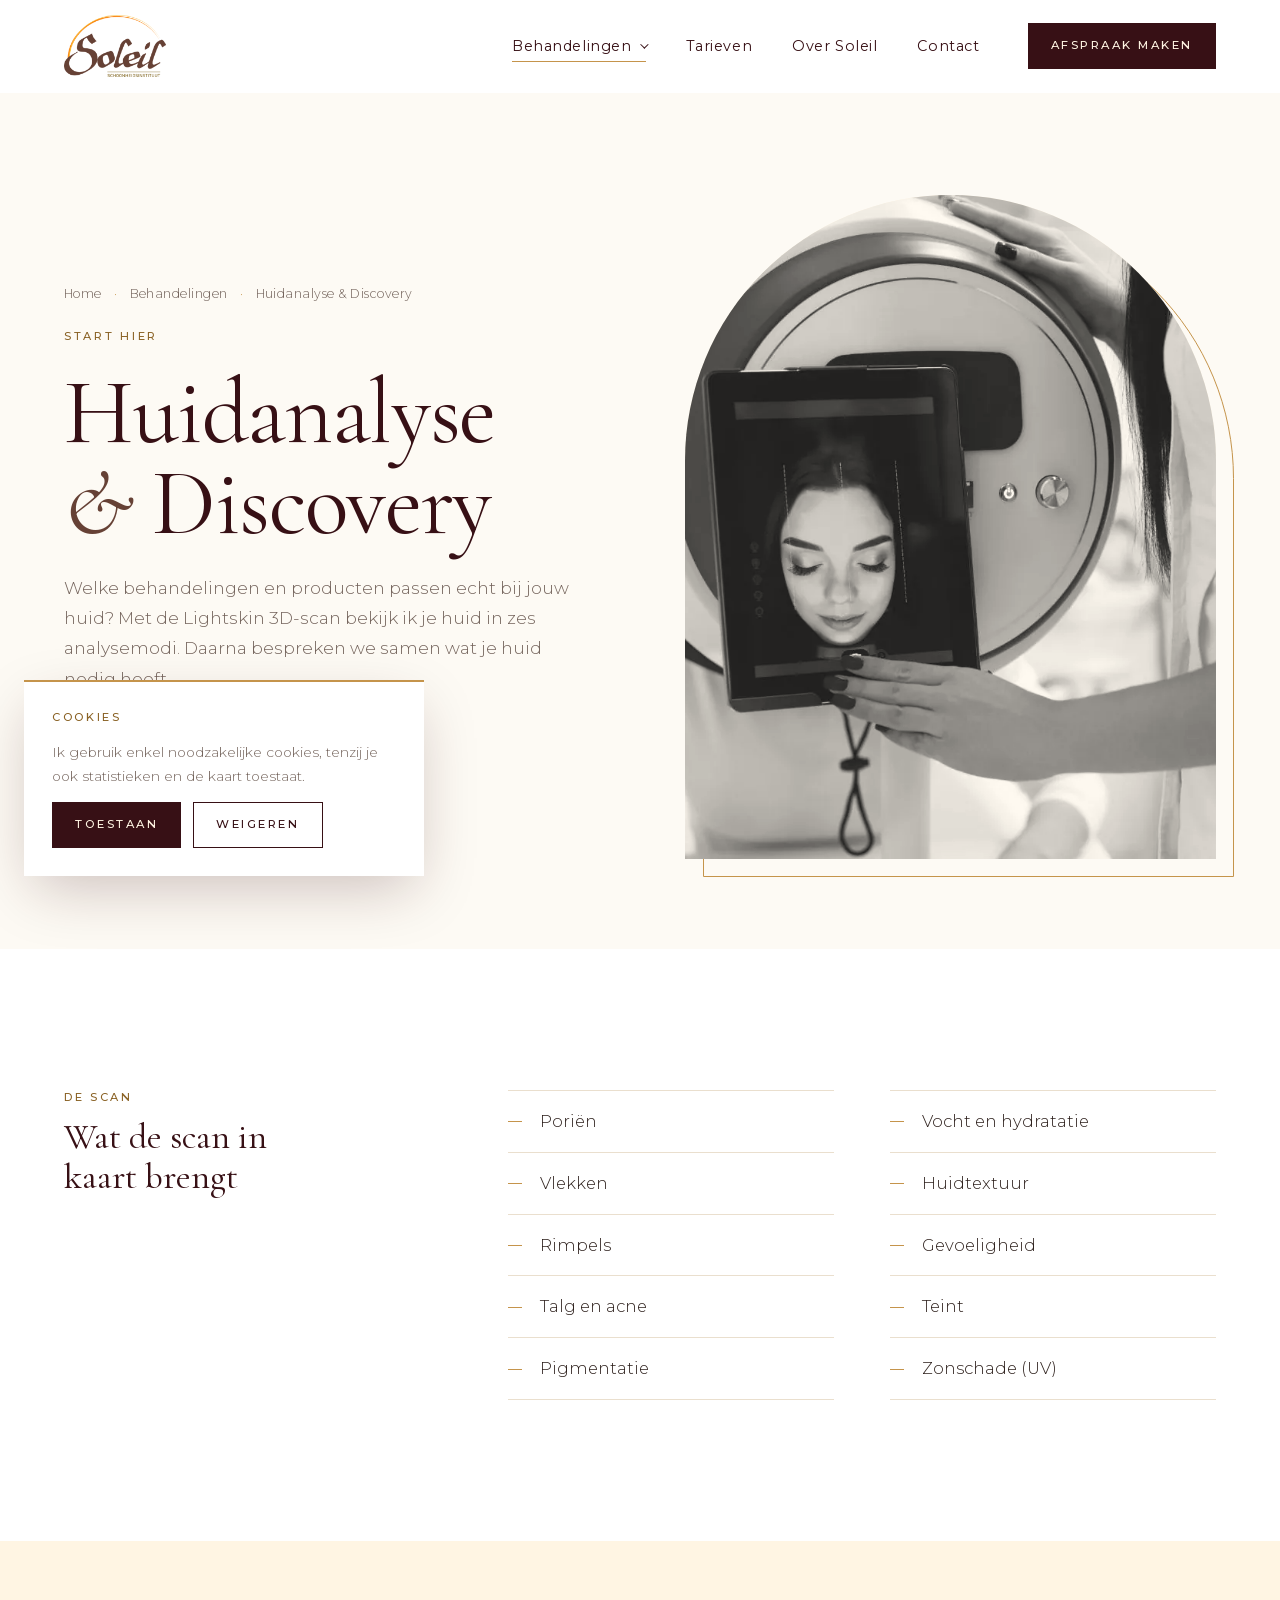
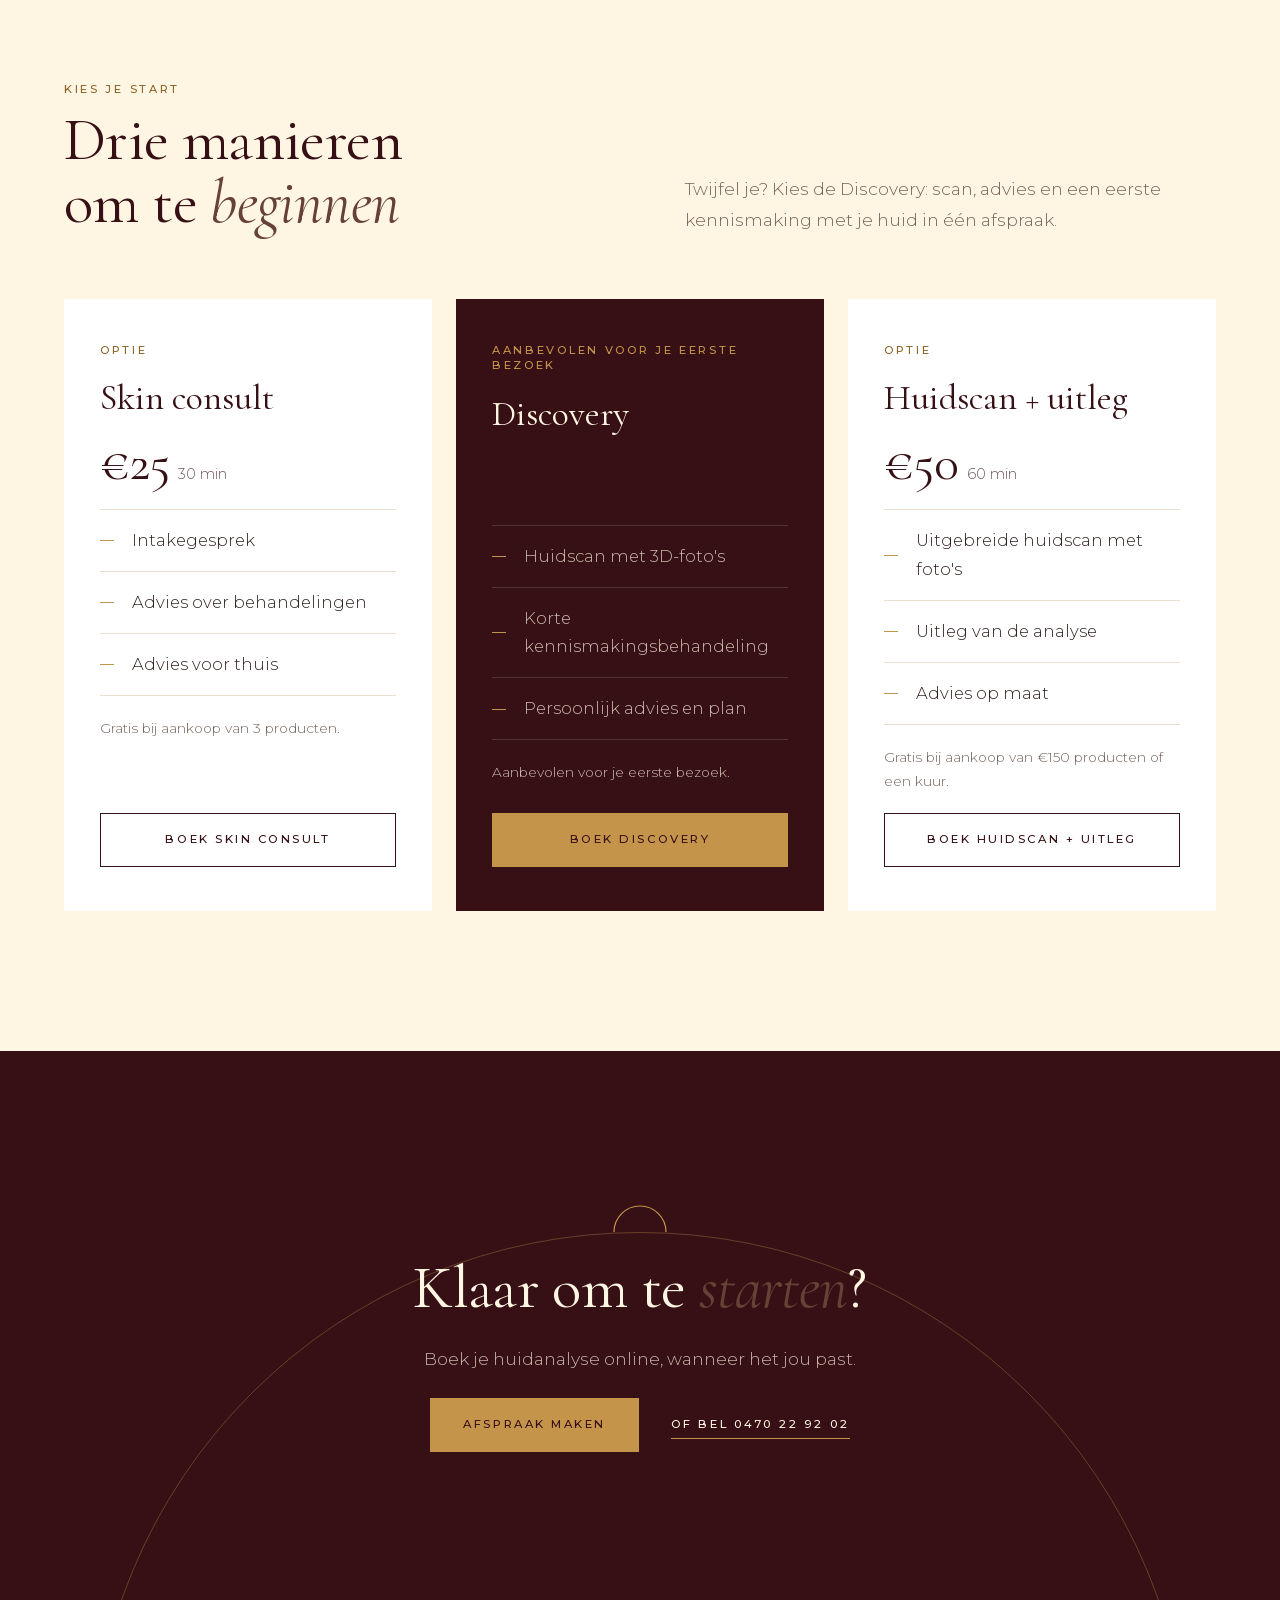
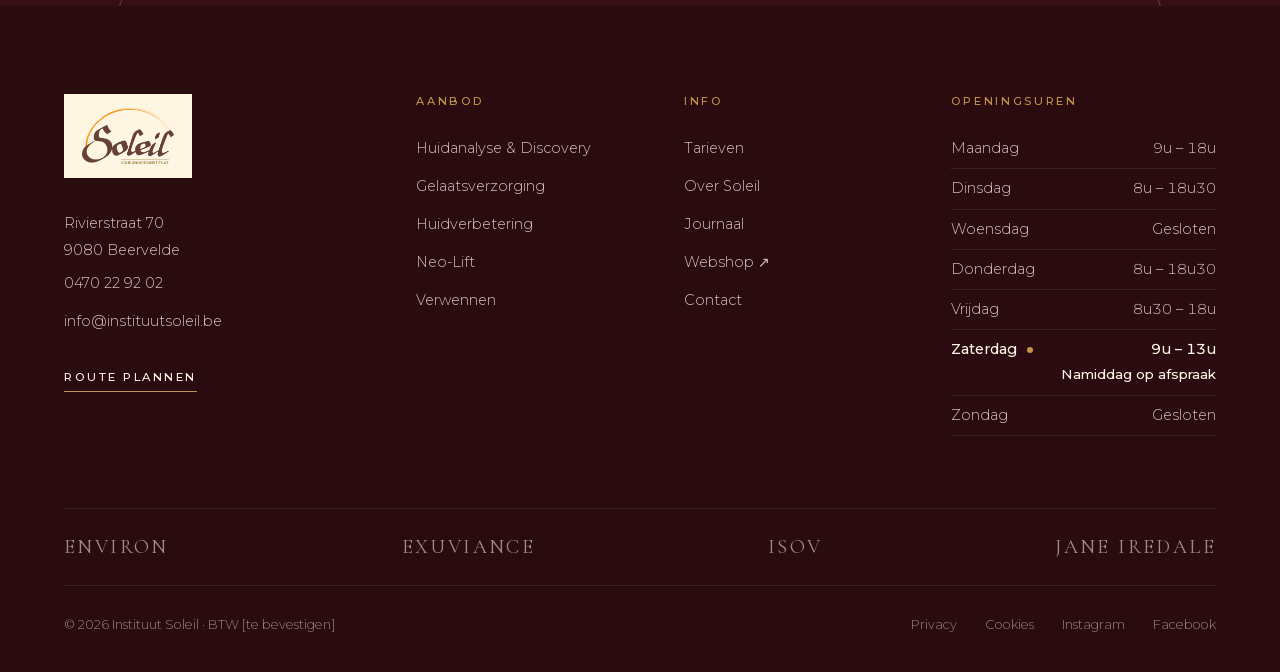
<file: huidanalyse.html>
<!doctype html>
<html lang="nl-BE">
<head>
  <meta charset="utf-8">
  <meta name="viewport" content="width=device-width, initial-scale=1">
  <title>Huidanalyse &amp; Discovery in Beervelde · Instituut Soleil</title>
  <meta name="description" content="Start met een huidanalyse met 3D-foto's. Skin consult, huidscan of Discovery-behandeling bij Instituut Soleil in Beervelde.">
  <link rel="stylesheet" href="assets/css/fonts.css">
  <link rel="stylesheet" href="assets/css/site.css">
</head>
<body data-page="behandelingen">
  <div id="header"></div>

  <main id="main">
    <header class="page-top">
      <div class="wrap cols">
        <div class="stack">
          <ol class="crumbs"><li><a href="index.html">Home</a></li><li><a href="behandelingen.html">Behandelingen</a></li><li aria-current="page">Huidanalyse &amp; Discovery</li></ol>
          <p class="label">Start hier</p>
          <h1 class="d1">Huidanalyse <em>&amp;</em> Discovery</h1>
          <p class="lead">Welke behandelingen en producten passen echt bij jouw huid? Met de Lightskin 3D-scan bekijk ik je huid in zes analysemodi. Daarna bespreken we samen wat je huid nodig heeft.</p>
          <div class="btns"><a class="btn" href="#kies">Kies je start</a></div>
        </div>
        <div class="frame frame--arch"><div class="photo photo--portrait photo--arch"><img src="assets/img/huidanalyse-scan.webp" alt="Huidanalyse met de Lightskin 3D-scan" fetchpriority="high"></div></div>
      </div>
    </header>

    <section class="sec" aria-labelledby="ziet">
      <div class="wrap cols cols--4-8 cols--top">
        <div class="stack-sm reveal"><p class="label">De scan</p><h2 class="d3" id="ziet">Wat de scan in kaart brengt</h2></div>
        <ul class="ticks ticks--2 reveal">
          <li>Poriën</li><li>Vlekken</li><li>Rimpels</li><li>Talg en acne</li><li>Pigmentatie</li>
          <li>Vocht en hydratatie</li><li>Huidtextuur</li><li>Gevoeligheid</li><li>Teint</li><li>Zonschade (UV)</li>
        </ul>
      </div>
    </section>

    <section class="sec sec--cream" id="kies" aria-labelledby="opties">
      <div class="wrap">
        <div class="cols cols--top reveal" style="margin-bottom:64px">
          <div class="stack-sm"><p class="label">Kies je start</p><h2 class="d2" id="opties">Drie manieren om te <em>beginnen</em></h2></div>
          <p class="lead" style="align-self:end">Twijfel je? Kies de Discovery: scan, advies en een eerste kennismaking met je huid in één afspraak.</p>
        </div>
        <div class="options" data-options></div>
      </div>
    </section>
  </main>

  <div id="footer" data-cta="Klaar om te <em>starten</em>?|Boek je huidanalyse online, wanneer het jou past."></div>
  <script src="assets/js/data.js"></script>
  <script src="assets/js/site.js"></script>
</body>
</html>
</file>
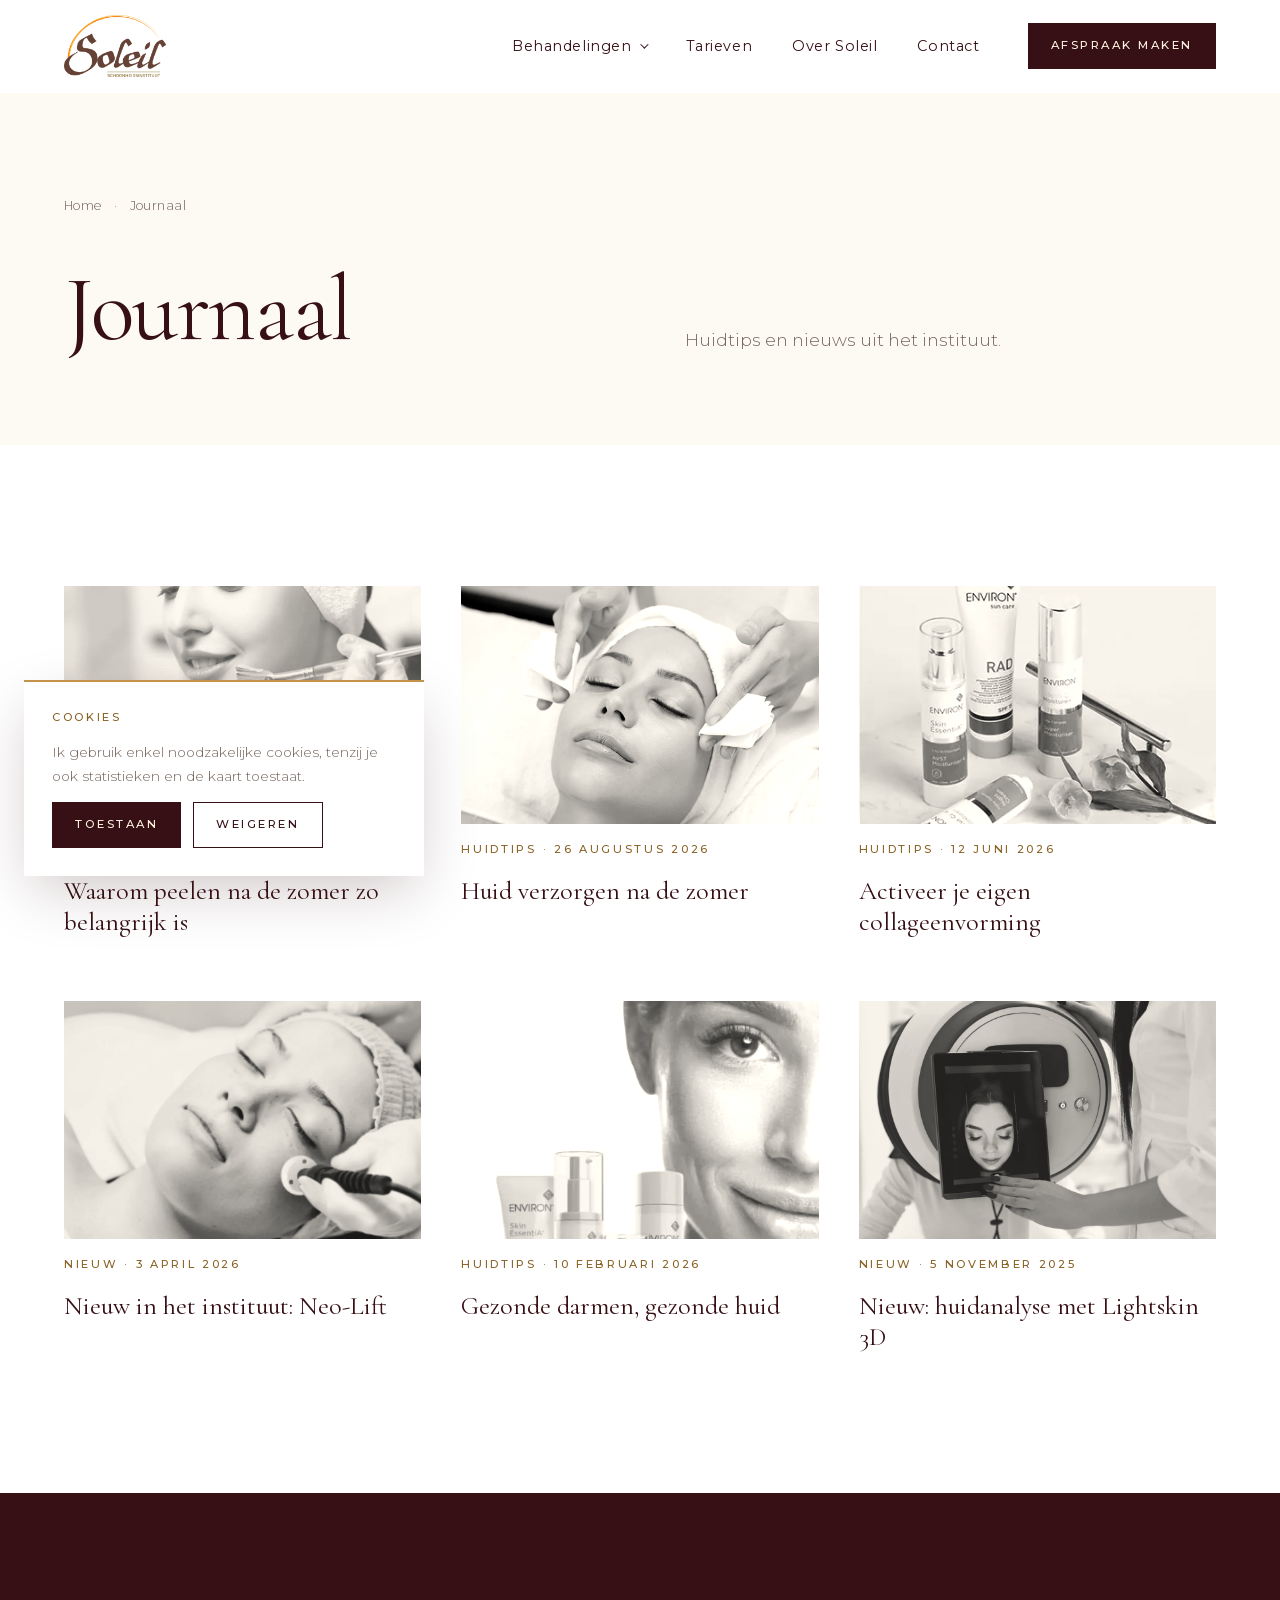
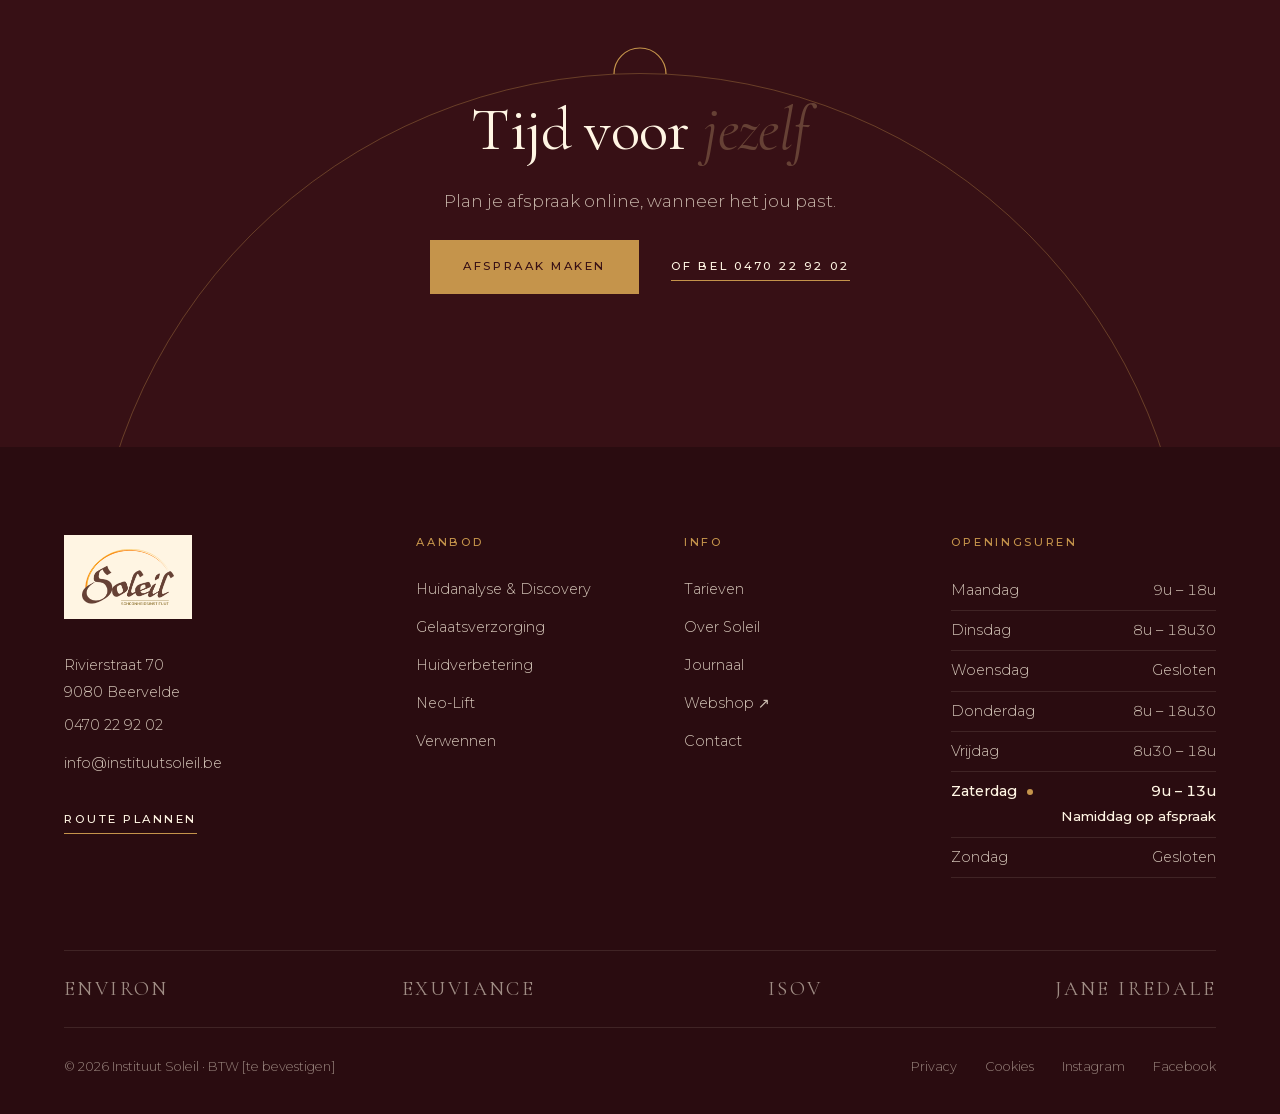
<file: journaal.html>
<!doctype html>
<html lang="nl-BE">
<head>
  <meta charset="utf-8">
  <meta name="viewport" content="width=device-width, initial-scale=1">
  <title>Journaal · Instituut Soleil Beervelde</title>
  <meta name="description" content="Huidtips en nieuws uit Instituut Soleil in Beervelde.">
  <link rel="stylesheet" href="assets/css/fonts.css">
  <link rel="stylesheet" href="assets/css/site.css">
</head>
<body data-page="journaal">
  <div id="header"></div>
  <main id="main">
    <header class="page-top">
      <div class="wrap stack-lg">
        <ol class="crumbs"><li><a href="index.html">Home</a></li><li aria-current="page">Journaal</li></ol>
        <div class="cols cols--top"><h1 class="d1">Journaal</h1><p class="lead" style="align-self:end">Huidtips en nieuws uit het instituut.</p></div>
      </div>
    </header>
    <section class="sec"><div class="wrap"><div class="posts" data-posts></div></div></section>
  </main>
  <div id="footer"></div>
  <script src="assets/js/data.js"></script>
  <script src="assets/js/site.js"></script>
</body>
</html>
</file>
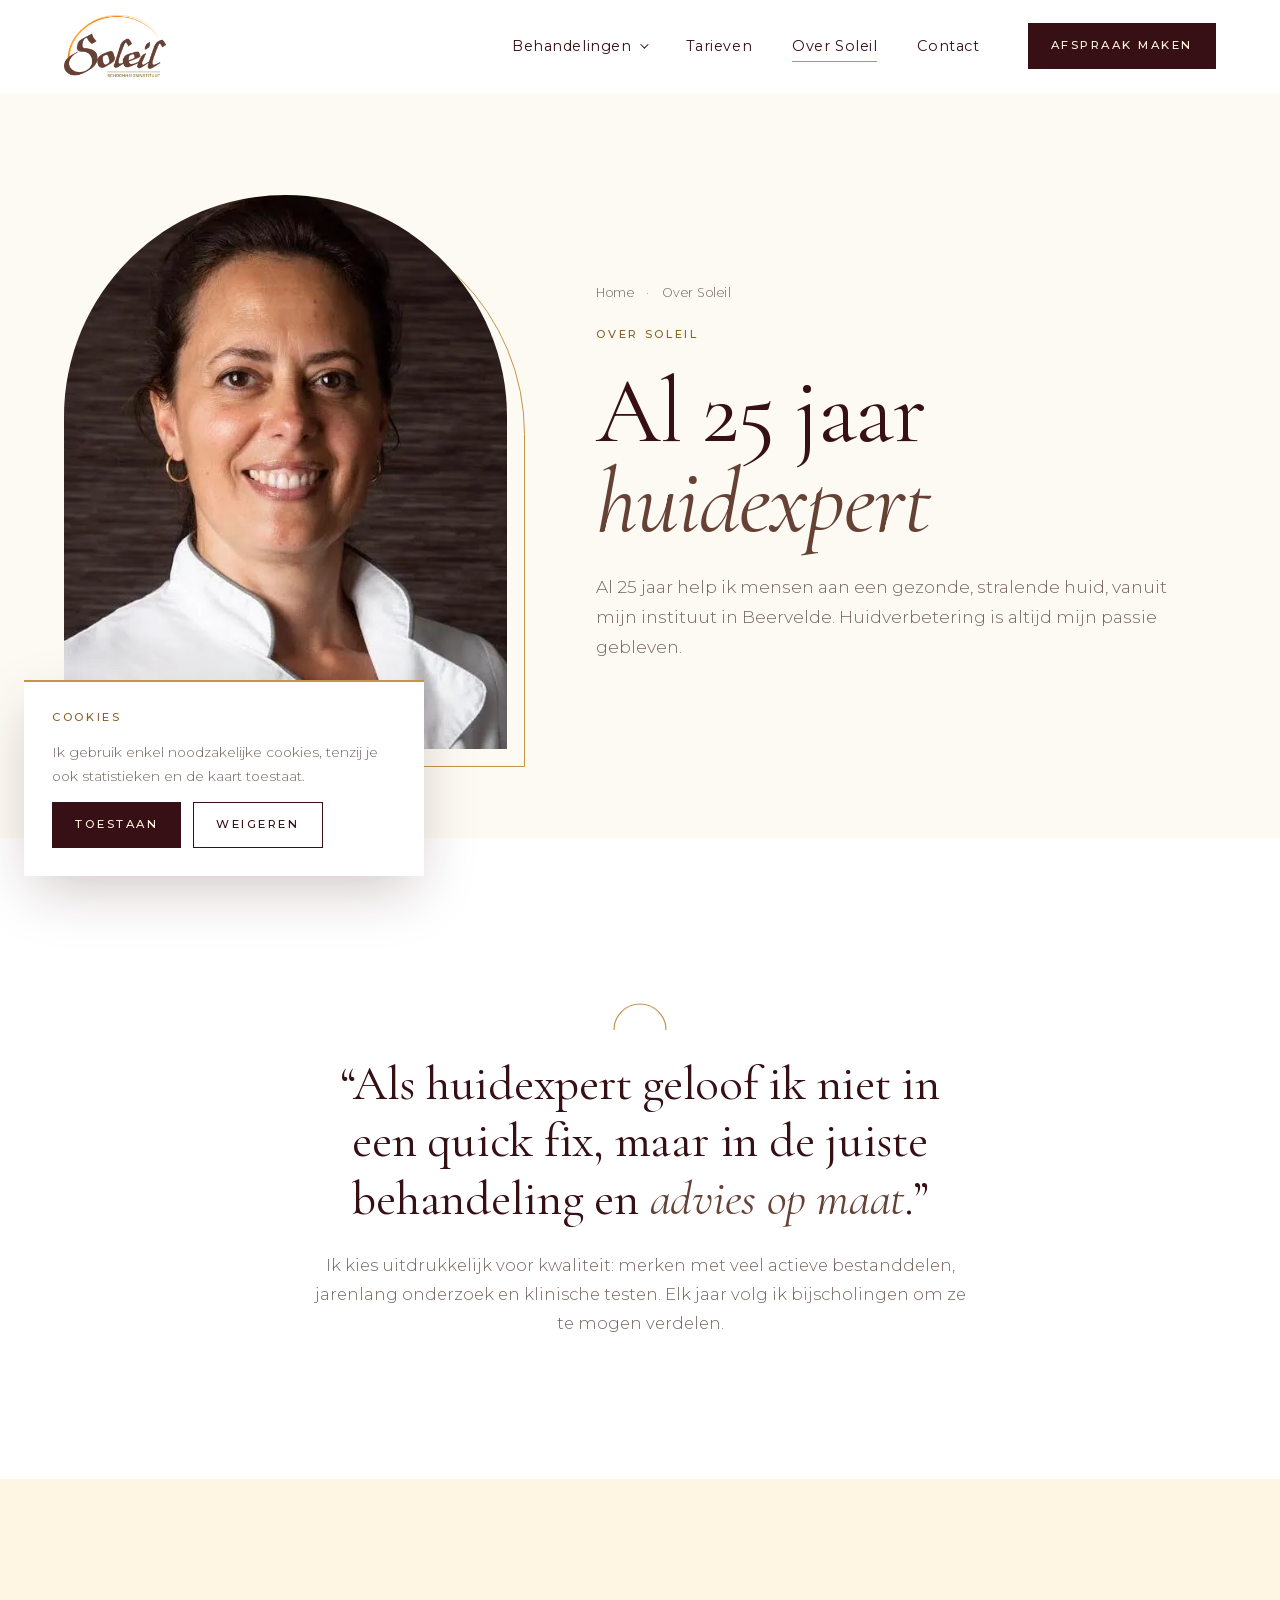
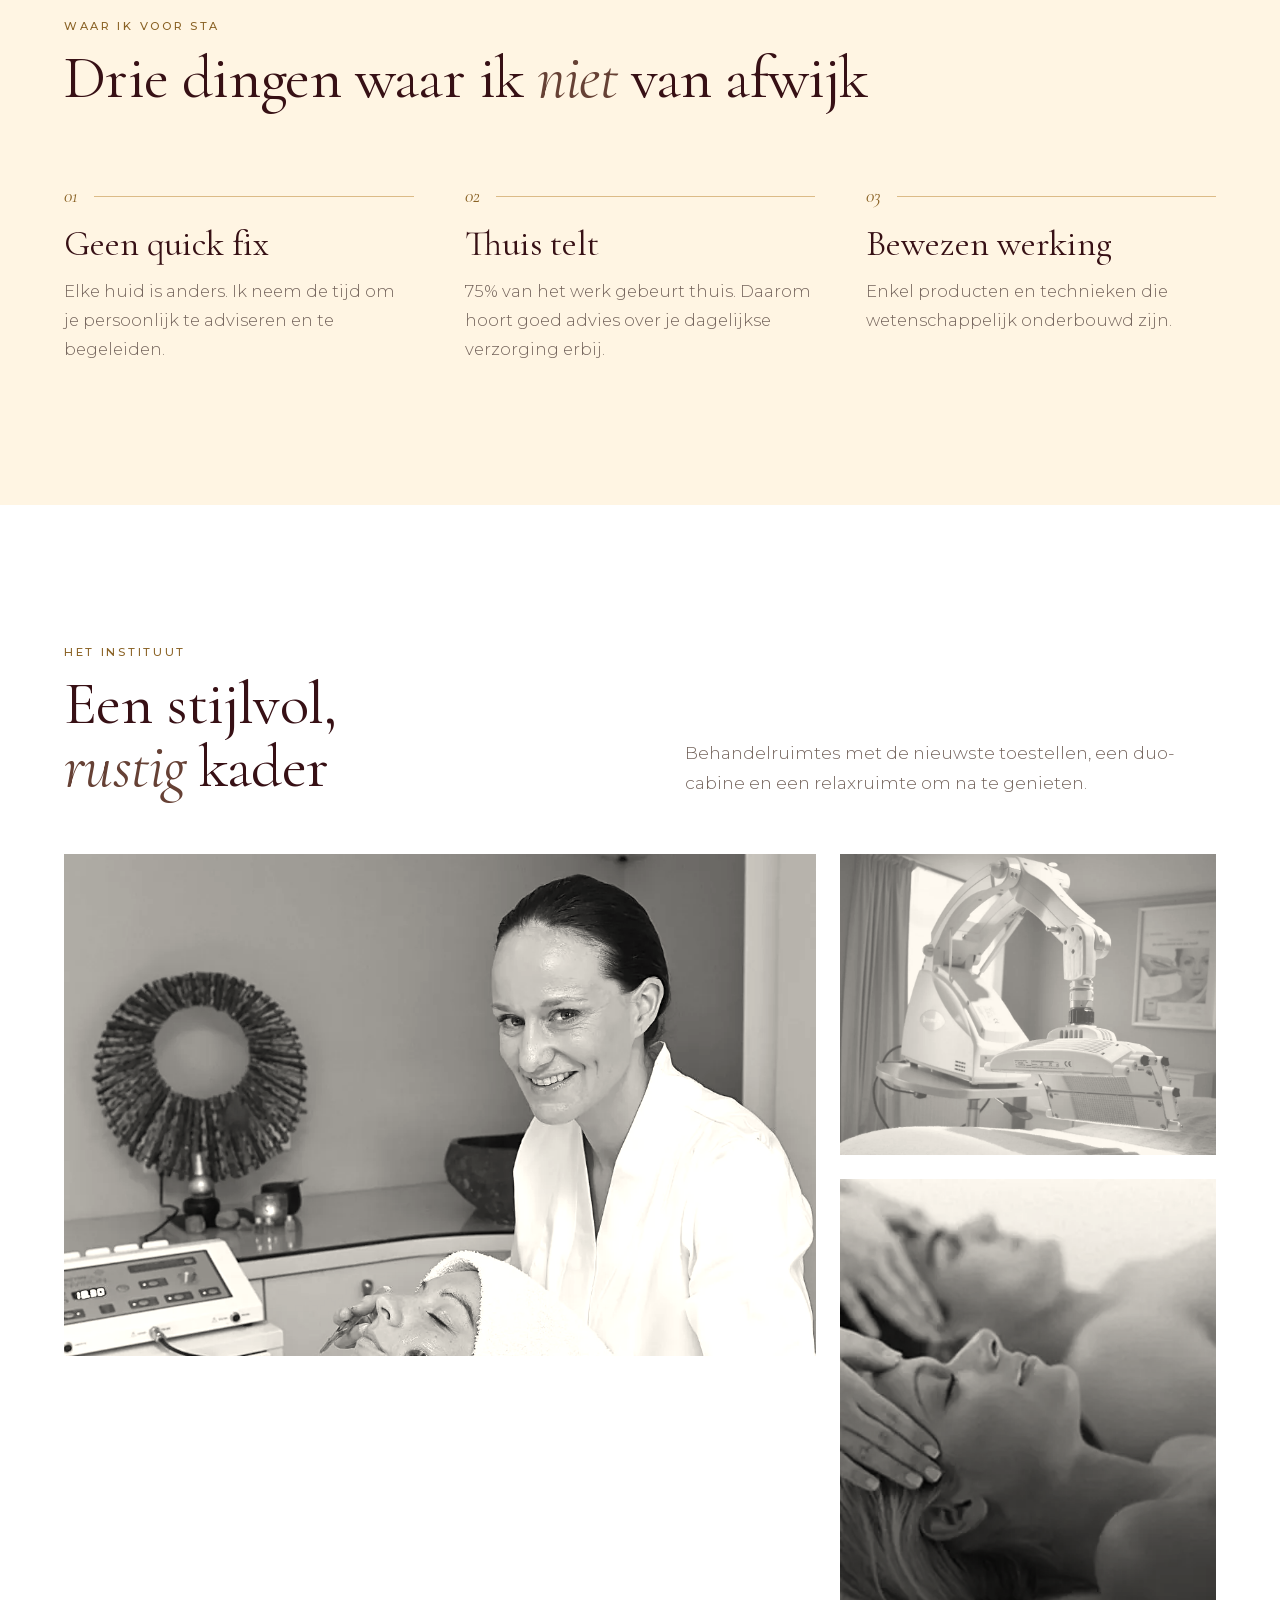
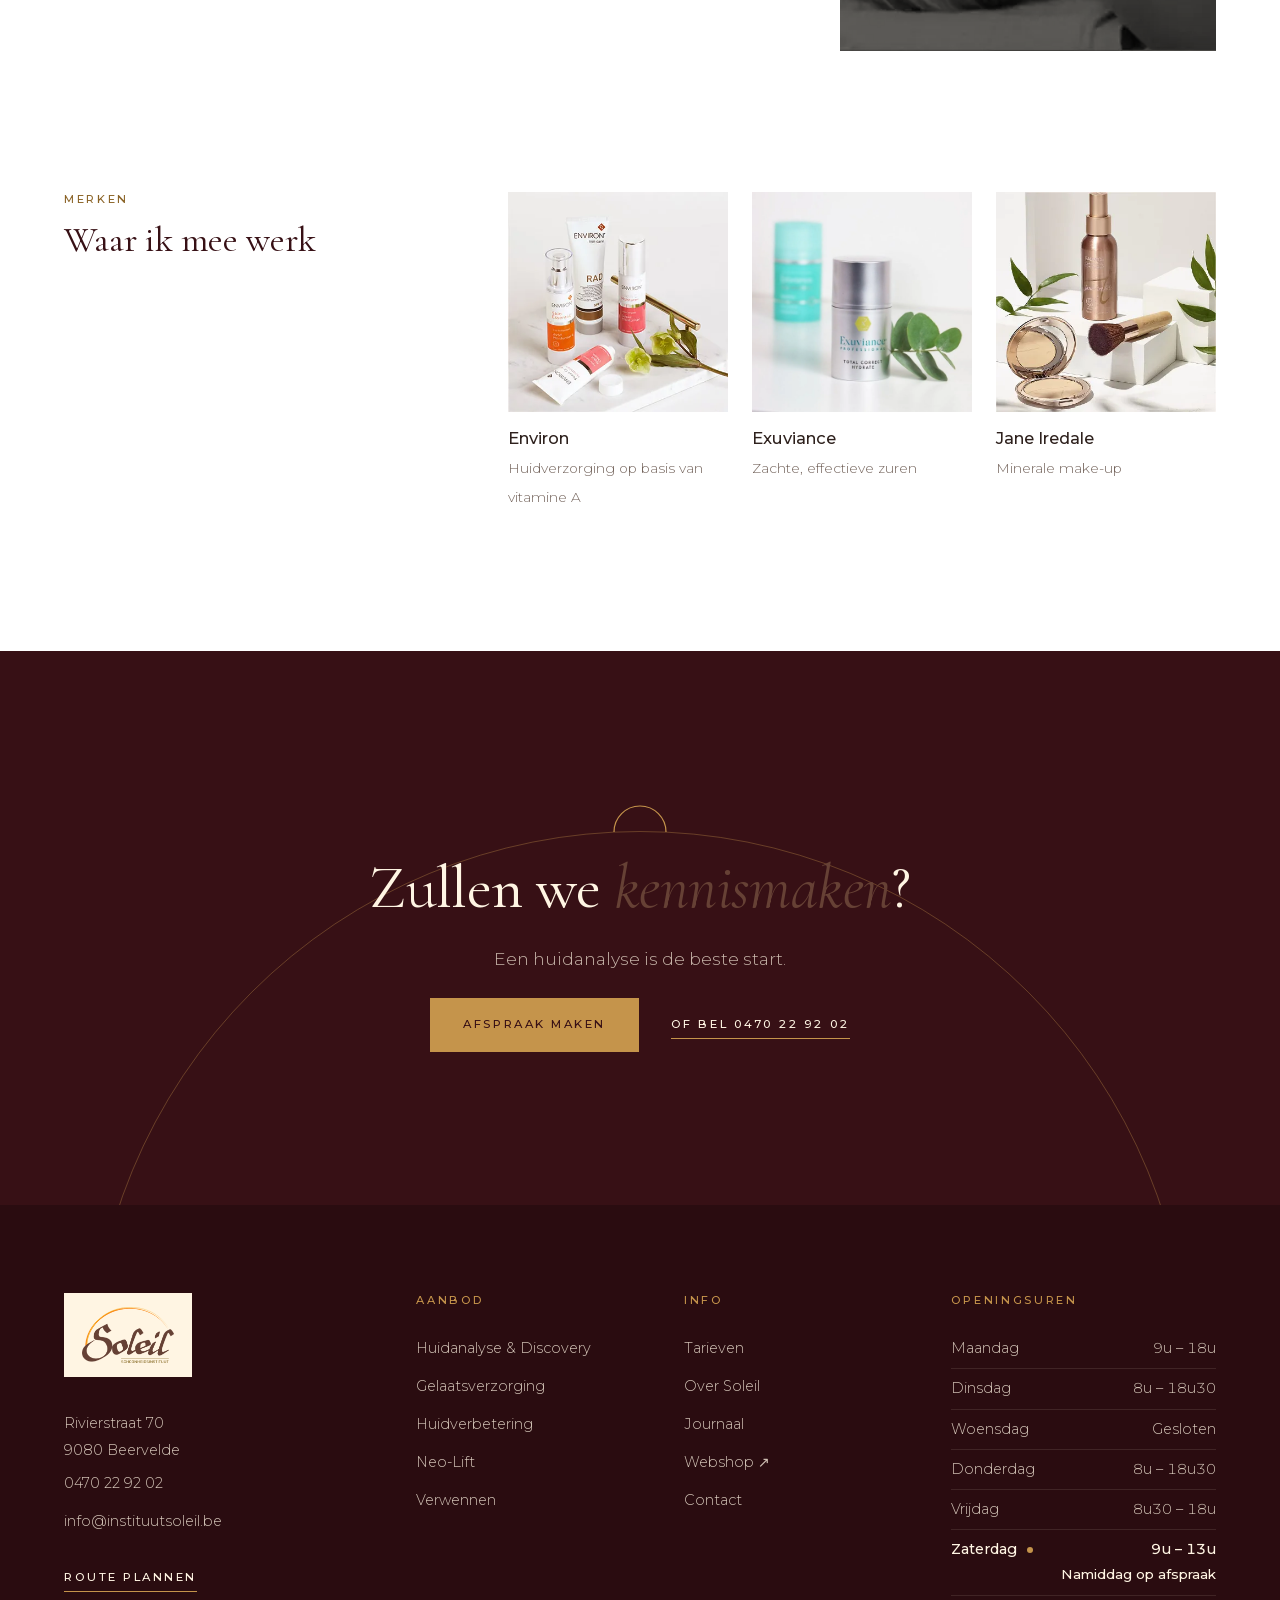
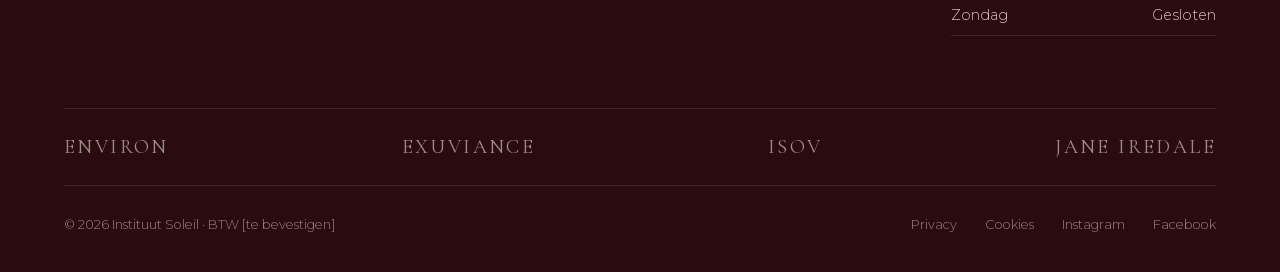
<file: over-soleil.html>
<!doctype html>
<html lang="nl-BE">
<head>
  <meta charset="utf-8">
  <meta name="viewport" content="width=device-width, initial-scale=1">
  <title>Over Soleil · Huidexpert in Beervelde</title>
  <meta name="description" content="Het verhaal achter Instituut Soleil in Beervelde.">
  <link rel="stylesheet" href="assets/css/fonts.css">
  <link rel="stylesheet" href="assets/css/site.css">
</head>
<body data-page="over">
  <div id="header"></div>

  <main id="main">
    <header class="page-top">
      <div class="wrap cols cols--5-7">
        <div class="frame frame--arch"><div class="photo photo--portrait photo--arch photo--color"><img src="assets/img/zaakvoerder-portret-studio.webp" alt="Portret van de zaakvoerder van Instituut Soleil" fetchpriority="high"></div></div>
        <div class="stack">
          <ol class="crumbs"><li><a href="index.html">Home</a></li><li aria-current="page">Over Soleil</li></ol>
          <p class="label">Over Soleil</p>
          <h1 class="d1">Al 25 jaar <em>huidexpert</em></h1>
          <p class="lead">Al 25 jaar help ik mensen aan een gezonde, stralende huid, vanuit mijn instituut in Beervelde. Huidverbetering is altijd mijn passie gebleven.</p>
        </div>
      </div>
    </header>

    <section class="sec" aria-labelledby="verhaal">
      <div class="wrap wrap--text stack reveal" style="text-align:center">
        <h2 class="sr" id="verhaal">Mijn verhaal</h2>
        <svg class="sun" viewBox="0 0 56 28" aria-hidden="true" style="margin-inline:auto"><path d="M2 27 A26 26 0 0 1 54 27"/></svg>
        <p class="statement">“Als huidexpert geloof ik niet in een quick fix, maar in de juiste behandeling en <em>advies op maat</em>.”</p>
        <p class="muted" style="max-width:60ch;margin-inline:auto">Ik kies uitdrukkelijk voor kwaliteit: merken met veel actieve bestanddelen, jarenlang onderzoek en klinische testen. Elk jaar volg ik bijscholingen om ze te mogen verdelen.</p>
      </div>
    </section>

    <section class="sec sec--cream" aria-labelledby="geloof">
      <div class="wrap">
        <div class="stack-sm reveal" style="margin-bottom:clamp(56px,6vw,88px)"><p class="label">Waar ik voor sta</p><h2 class="d2" id="geloof">Drie dingen waar ik <em>niet</em> van afwijk</h2></div>
        <div class="steps">
          <div class="step reveal"><p class="step-num"></p><h3 class="d3">Geen quick fix</h3><p class="muted">Elke huid is anders. Ik neem de tijd om je persoonlijk te adviseren en te begeleiden.</p></div>
          <div class="step reveal"><p class="step-num"></p><h3 class="d3">Thuis telt</h3><p class="muted">75% van het werk gebeurt thuis. Daarom hoort goed advies over je dagelijkse verzorging erbij.</p></div>
          <div class="step reveal"><p class="step-num"></p><h3 class="d3">Bewezen werking</h3><p class="muted">Enkel producten en technieken die wetenschappelijk onderbouwd zijn.</p></div>
        </div>
      </div>
    </section>

    <section class="sec" aria-labelledby="inst">
      <div class="wrap">
        <div class="cols cols--top reveal" style="margin-bottom:56px">
          <div class="stack-sm"><p class="label">Het instituut</p><h2 class="d2" id="inst">Een stijlvol, <em>rustig</em> kader</h2></div>
          <p class="lead" style="align-self:end">Behandelruimtes met de nieuwste toestellen, een duo-cabine en een relaxruimte om na te genieten.</p>
        </div>
        <div style="display:grid;grid-template-columns:2fr 1fr;gap:24px" class="reveal">
          <div class="photo photo--land"><img src="assets/img/zaakvoerder-toestel.webp" alt="De zaakvoerder naast een behandeltoestel" loading="lazy"></div>
          <div style="display:grid;gap:24px"><div class="photo"><img src="assets/img/led-lichttherapie.webp" alt="Behandeltafel met LED-lamp" loading="lazy"></div><div class="photo"><img src="assets/img/duo-cabine.webp" alt="Duo-behandeling" loading="lazy"></div></div>
        </div>
      </div>
    </section>

    <section class="sec sec--flush-top" aria-labelledby="merken">
      <div class="wrap cols cols--4-8 cols--top">
        <div class="stack-sm reveal"><p class="label">Merken</p><h2 class="d3" id="merken">Waar ik mee werk</h2></div>
        <div class="reveal" style="display:grid;grid-template-columns:repeat(3,1fr);gap:24px">
          <figure class="stack-sm"><div class="photo photo--sq photo--color"><img src="assets/img/producten-environ.webp" alt="Environ-producten" loading="lazy"></div><figcaption><strong>Environ</strong><br><span class="small muted">Huidverzorging op basis van vitamine A</span></figcaption></figure>
          <figure class="stack-sm"><div class="photo photo--sq photo--color"><img src="assets/img/producten-exuviance.webp" alt="Exuviance-producten" loading="lazy"></div><figcaption><strong>Exuviance</strong><br><span class="small muted">Zachte, effectieve zuren</span></figcaption></figure>
          <figure class="stack-sm"><div class="photo photo--sq photo--color"><img src="assets/img/producten-jane-iredale.webp" alt="Jane Iredale minerale make-up" loading="lazy"></div><figcaption><strong>Jane Iredale</strong><br><span class="small muted">Minerale make-up</span></figcaption></figure>
        </div>
      </div>
    </section>
  </main>

  <div id="footer" data-cta="Zullen we <em>kennismaken</em>?|Een huidanalyse is de beste start."></div>
  <script src="assets/js/data.js"></script>
  <script src="assets/js/site.js"></script>
</body>
</html>
</file>
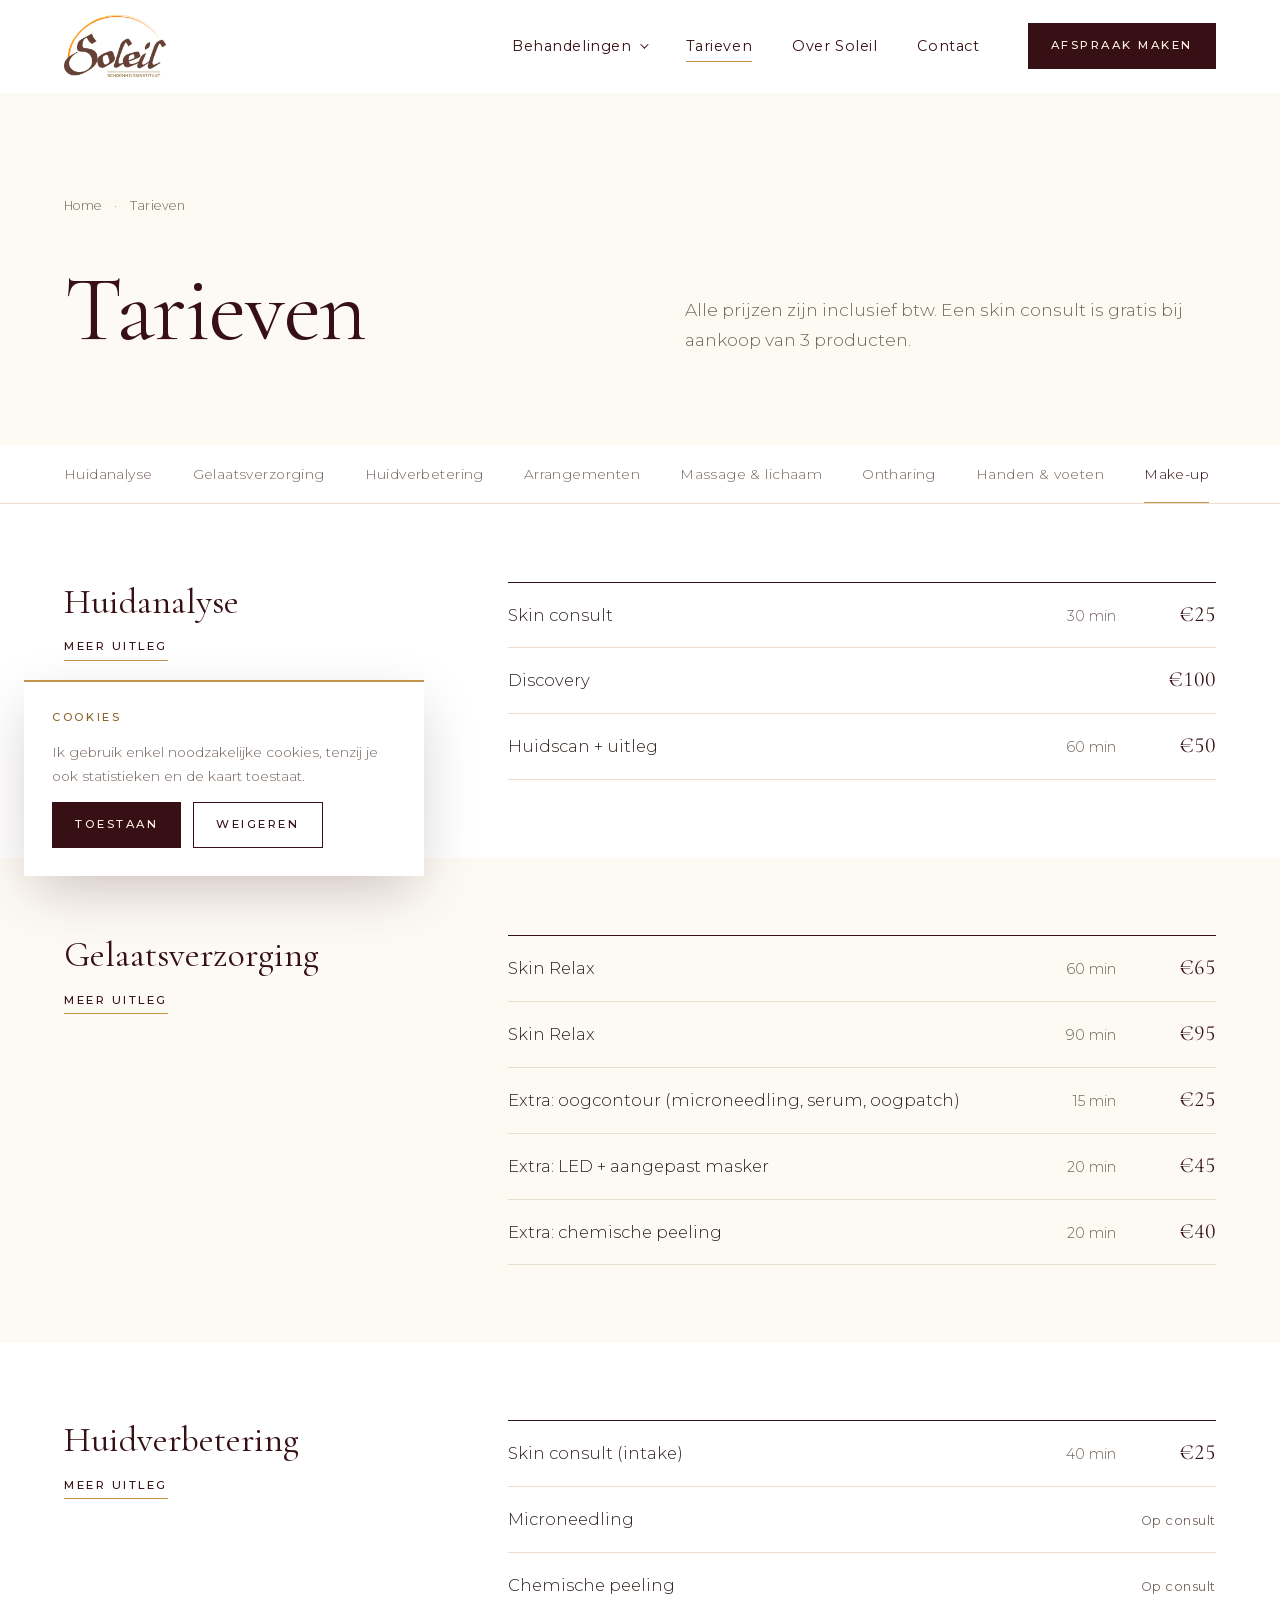
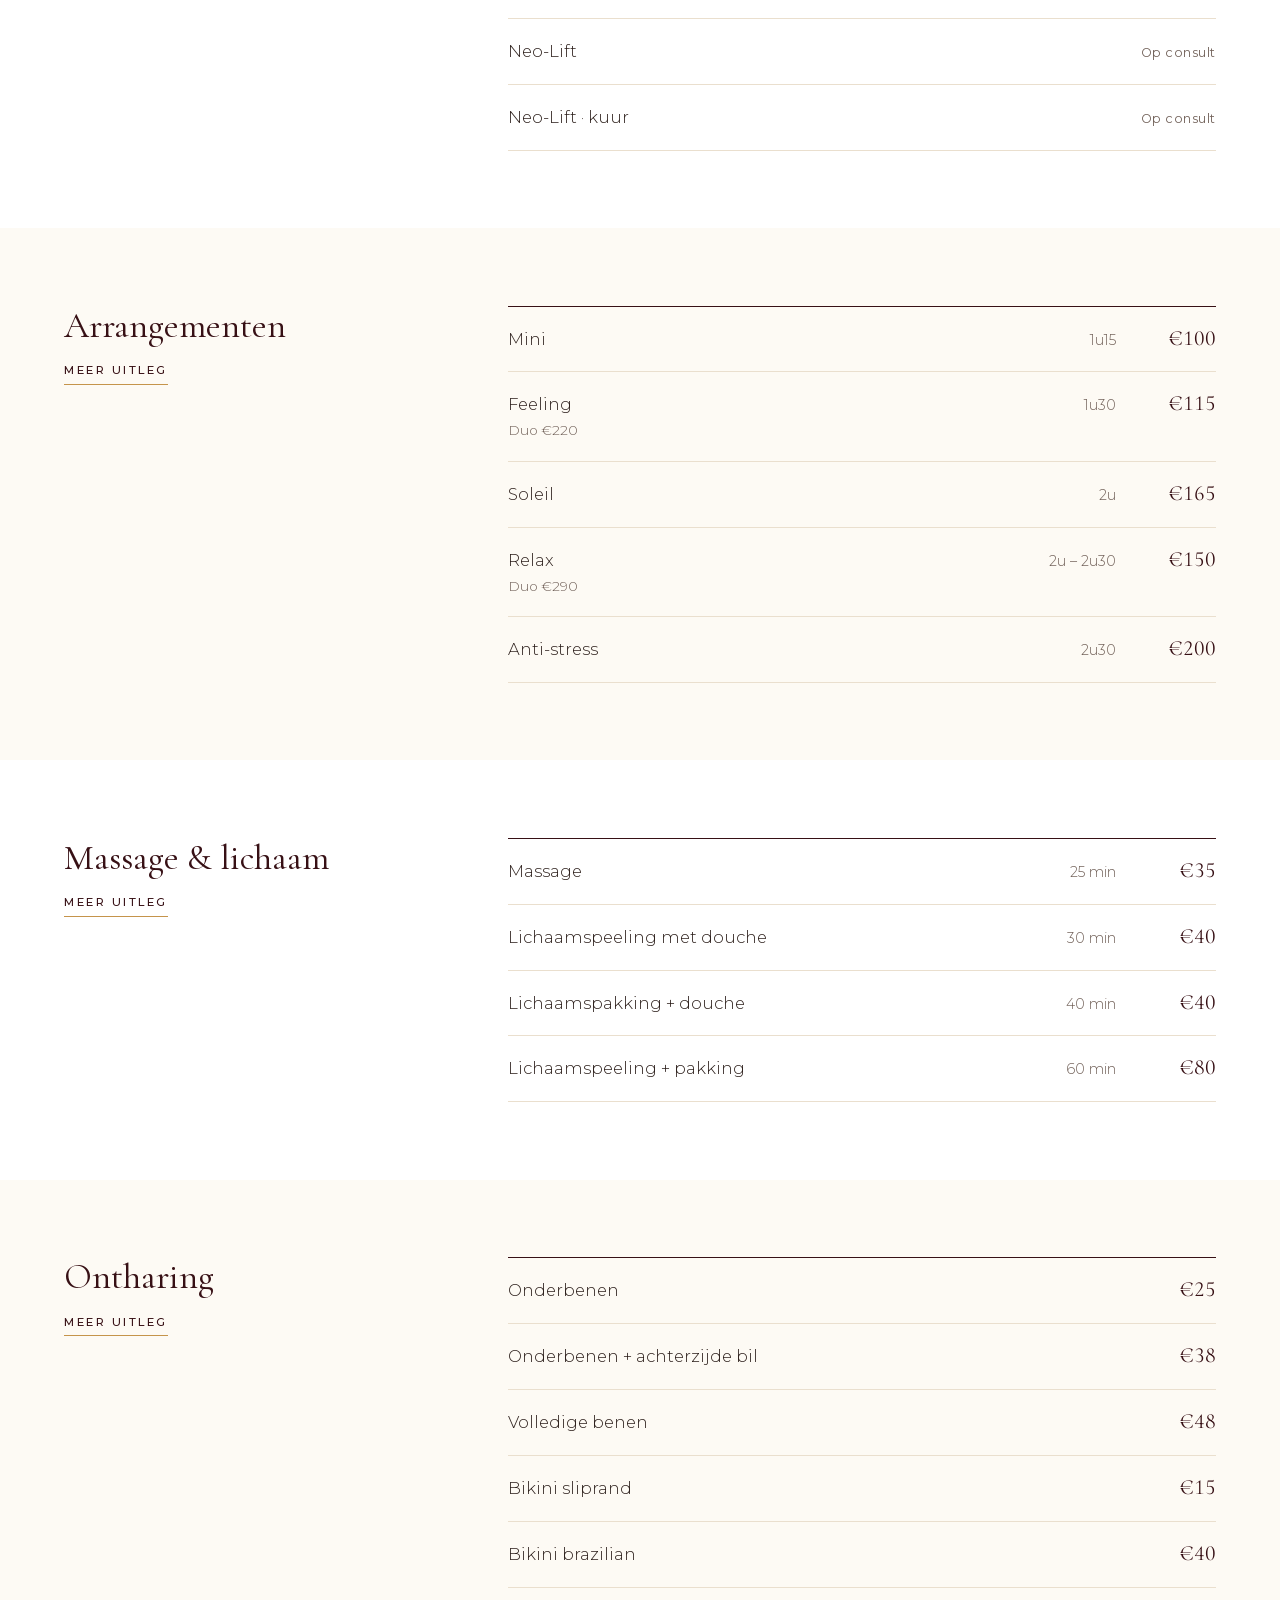
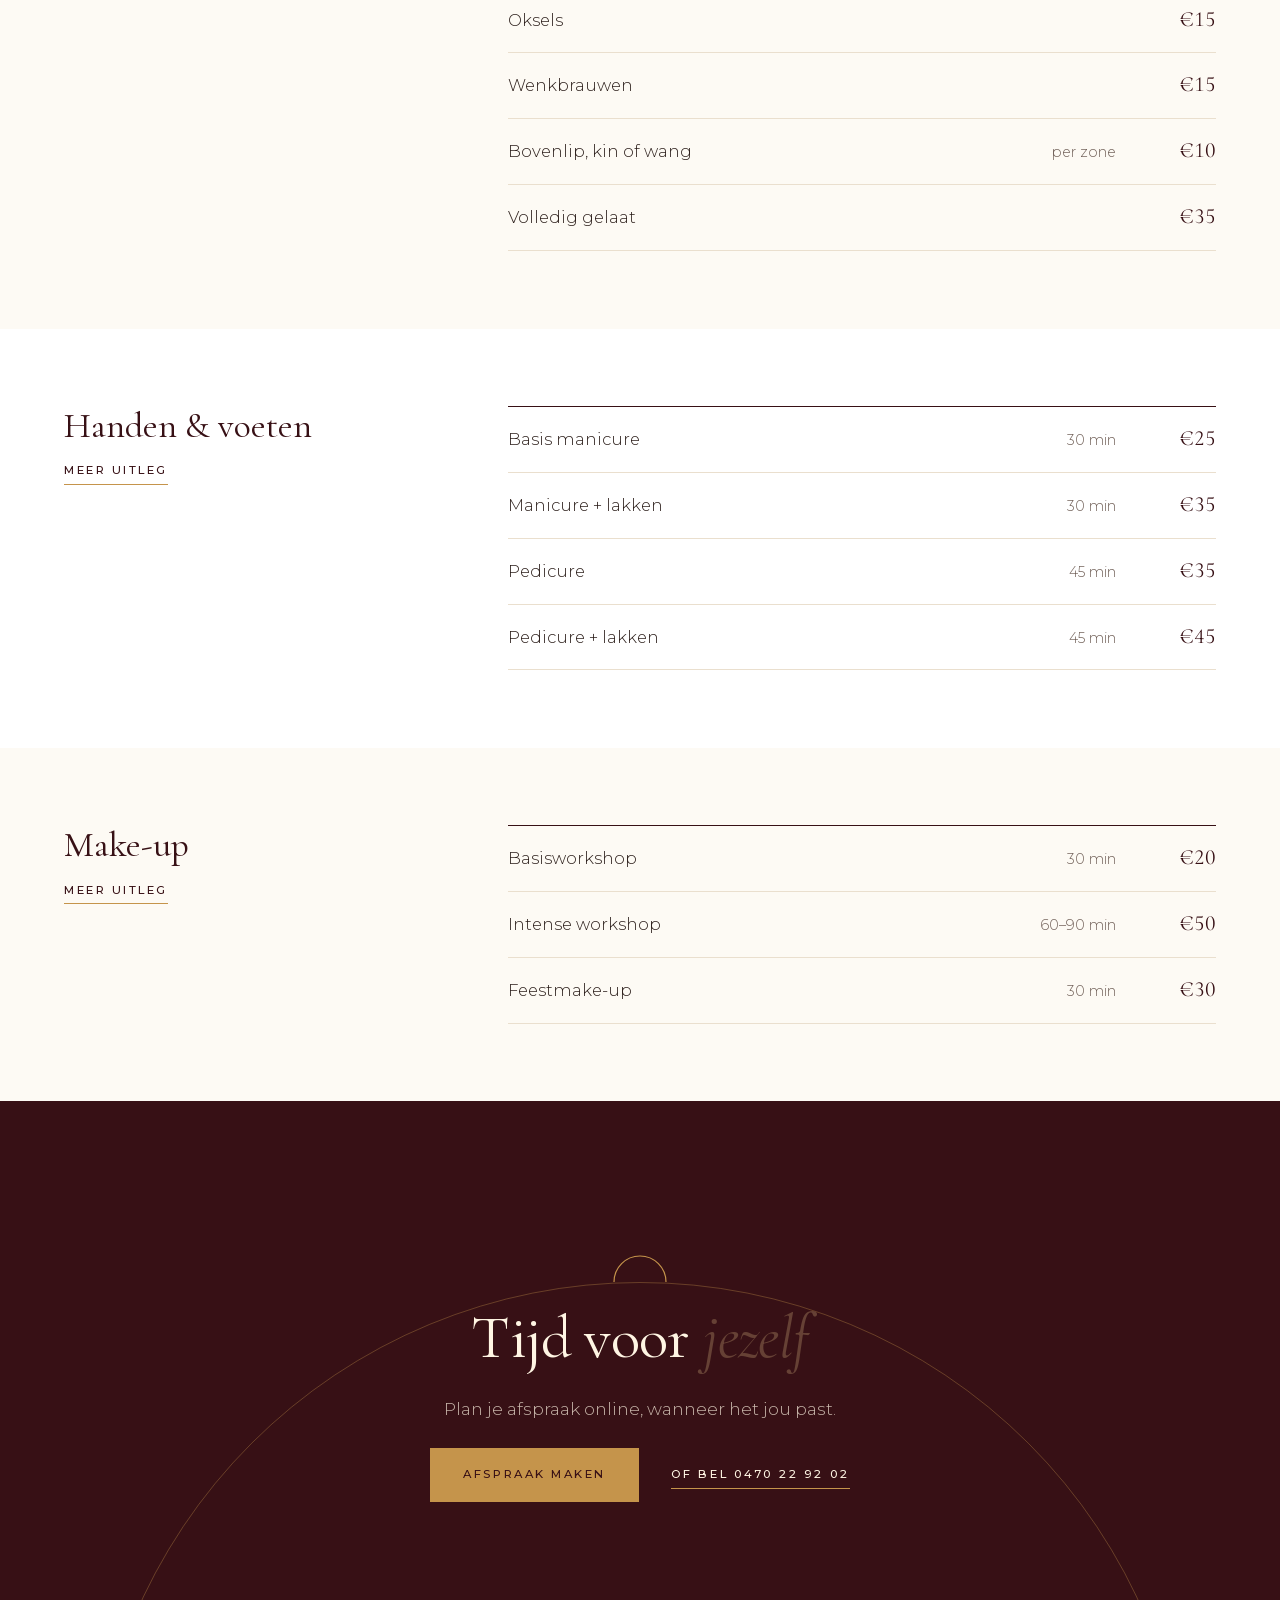
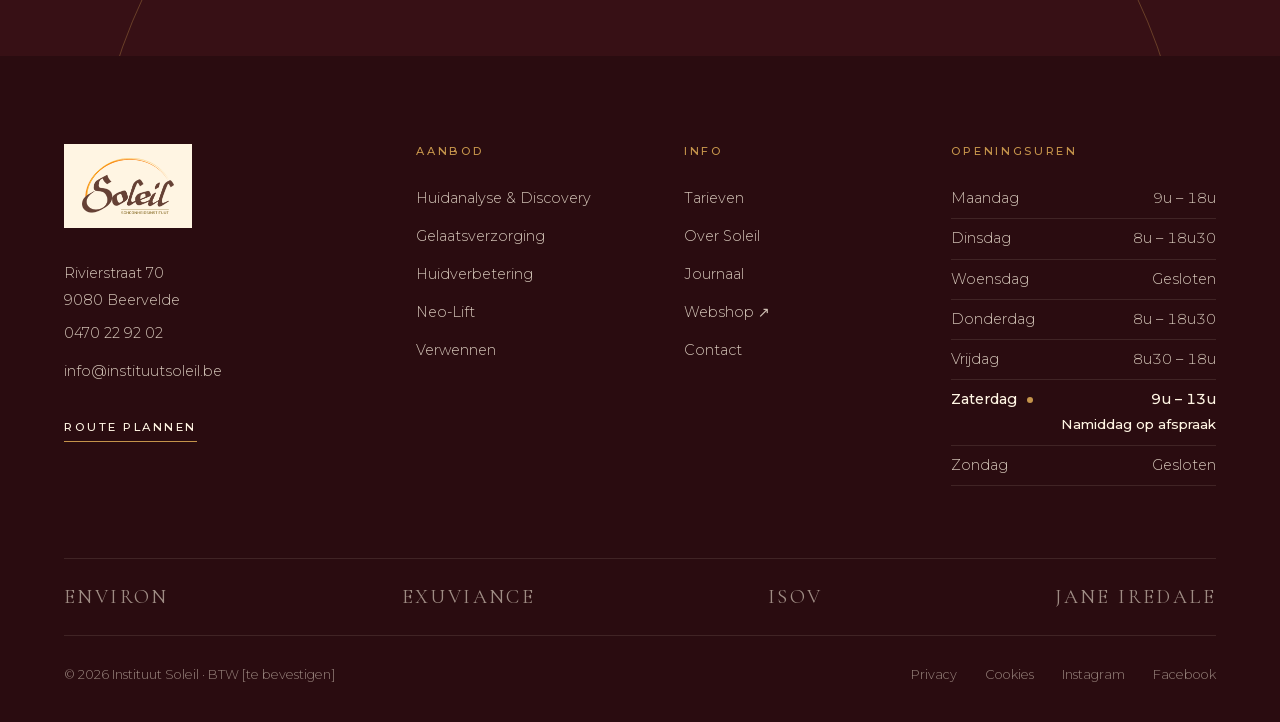
<file: tarieven.html>
<!doctype html>
<html lang="nl-BE">
<head>
  <meta charset="utf-8">
  <meta name="viewport" content="width=device-width, initial-scale=1">
  <title>Tarieven · Instituut Soleil Beervelde</title>
  <meta name="description" content="Alle prijzen van Instituut Soleil in Beervelde.">
  <link rel="stylesheet" href="assets/css/fonts.css">
  <link rel="stylesheet" href="assets/css/site.css">
</head>
<body data-page="tarieven">
  <div id="header"></div>

  <main id="main">
    <header class="page-top">
      <div class="wrap stack-lg">
        <ol class="crumbs"><li><a href="index.html">Home</a></li><li aria-current="page">Tarieven</li></ol>
        <div class="cols cols--top">
          <h1 class="d1">Tarieven</h1>
          <p class="lead" style="align-self:end">Alle prijzen zijn inclusief btw. Een skin consult is gratis bij aankoop van 3 producten.</p>
        </div>
      </div>
    </header>

    <nav class="subnav" aria-label="Categorieën"><ul class="wrap js-sub"></ul></nav>
    <div class="js-groups"></div>
  </main>

  <div id="footer"></div>
  <script src="assets/js/data.js"></script>
  <script src="assets/js/site.js"></script>
  <script>
    (function () {
      const S = window.SOLEIL, sk = (s) => S.skin.find((x) => x.slug === s);
      const groups = [
        ["huidanalyse", "Huidanalyse", "huidanalyse.html", S.analyse.map((o) => [o.name, o.duration, o.price])],
        ["gelaat", "Gelaatsverzorging", sk("gelaatsverzorging").url, sk("gelaatsverzorging").prices],
        ["huidverbetering", "Huidverbetering", sk("huidverbetering").url, sk("huidverbetering").prices.concat(sk("neo-lift").prices.map((r) => [r[0] === "Neo-Lift" ? "Neo-Lift" : "Neo-Lift · " + r[0].toLowerCase(), r[1], r[2]]))],
        ["arrangementen", "Arrangementen", "verwennen.html#arrangementen", S.arrangements.map((a) => [a.name + (a.duo ? `<small>Duo €${a.duo}</small>` : ""), a.duration, a.solo])],
        ["lichaam", "Massage & lichaam", "verwennen.html#lichaam", S.services.lichaam],
        ["ontharing", "Ontharing", "verwennen.html#ontharing", S.services.ontharing],
        ["handen", "Handen & voeten", "verwennen.html#handen", S.services.handen],
        ["makeup", "Make-up", "verwennen.html#makeup", S.services.makeup]
      ];
      document.querySelector(".js-sub").innerHTML = groups.map(([id, t]) => `<li><a href="#${id}">${t}</a></li>`).join("");
      document.querySelector(".js-groups").innerHTML = groups.map(([id, t, url, rows], i) => `
        <section class="sec sec--tight${i % 2 ? " sec--ivory" : ""}" id="${id}" aria-labelledby="${id}-h">
          <div class="wrap cols cols--4-8 cols--top">
            <div class="stack-sm"><h2 class="d3" id="${id}-h">${t}</h2><a class="link" href="${url}">Meer uitleg</a></div>
            ${window.SoleilPrices(rows)}
          </div>
        </section>`).join("");
      window.SoleilSubnav();
      if (location.hash) document.querySelector(location.hash)?.scrollIntoView();
    })();
  </script>
</body>
</html>
</file>
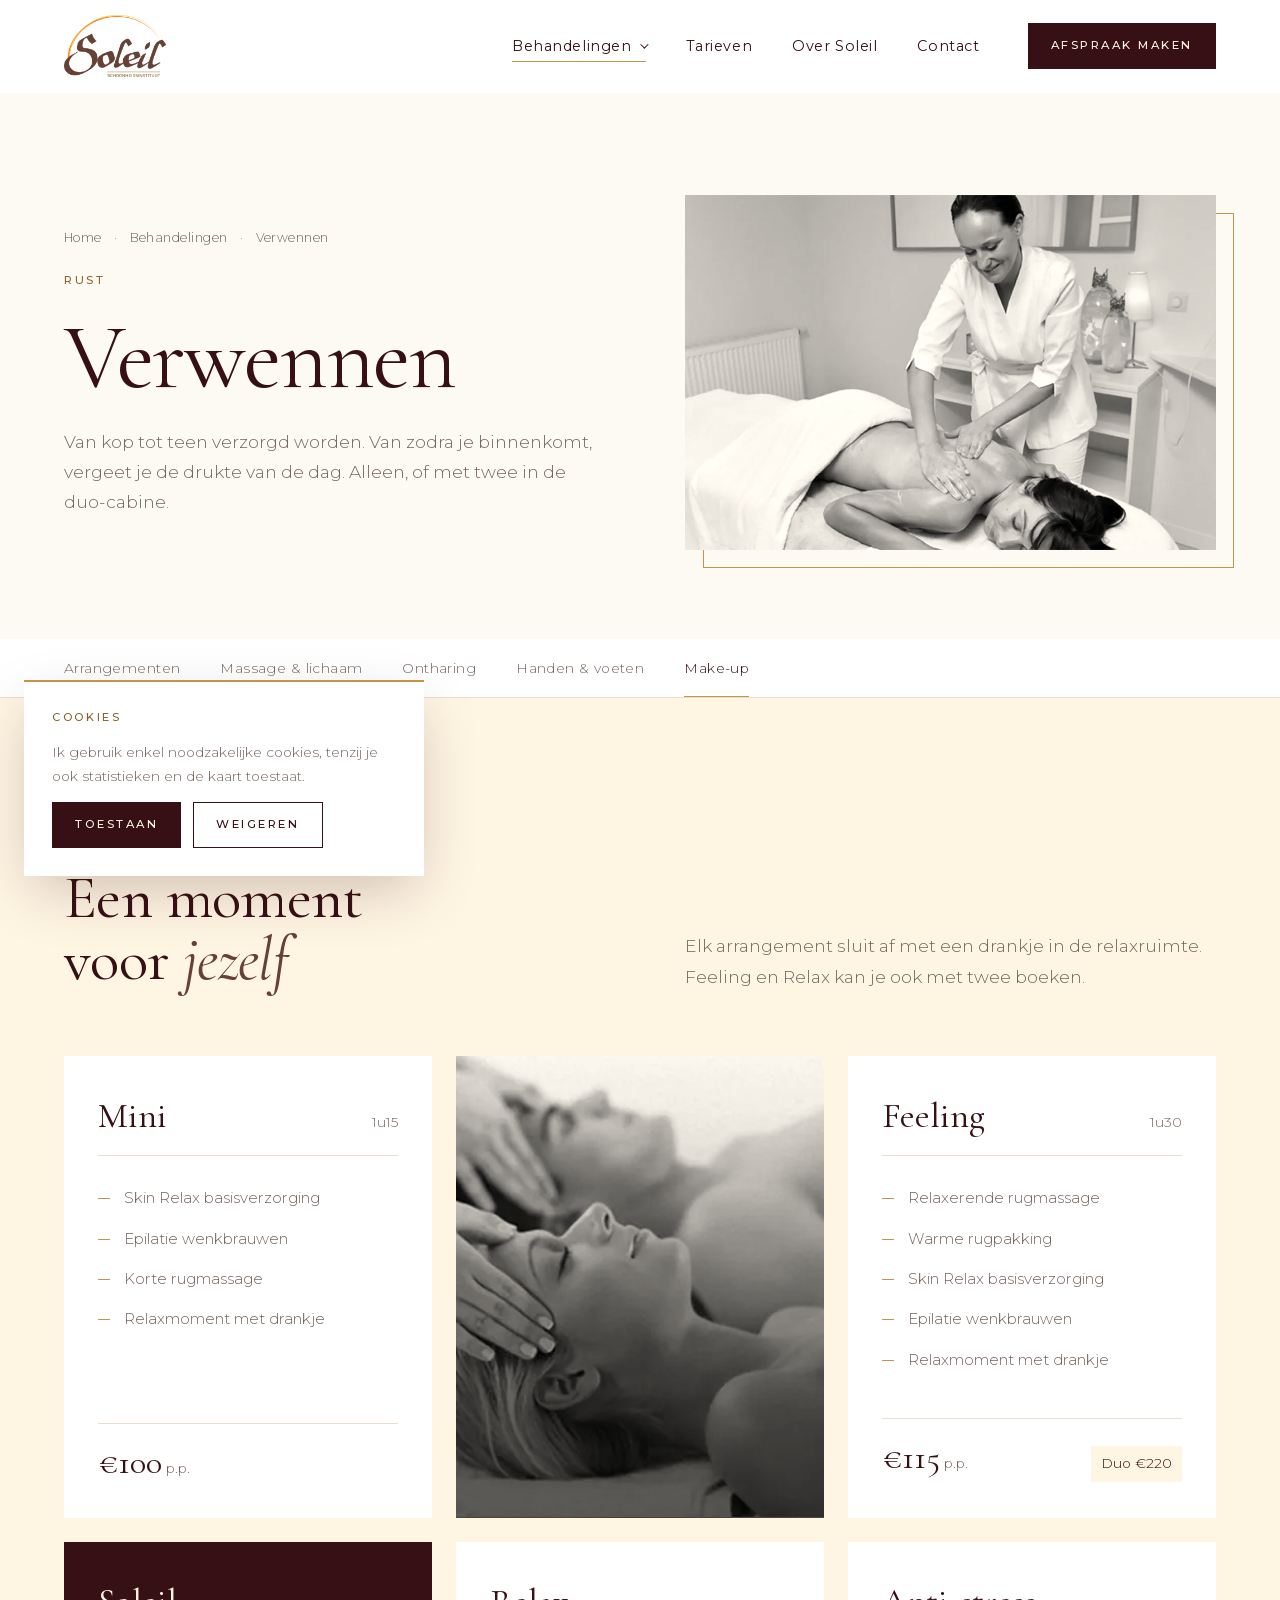
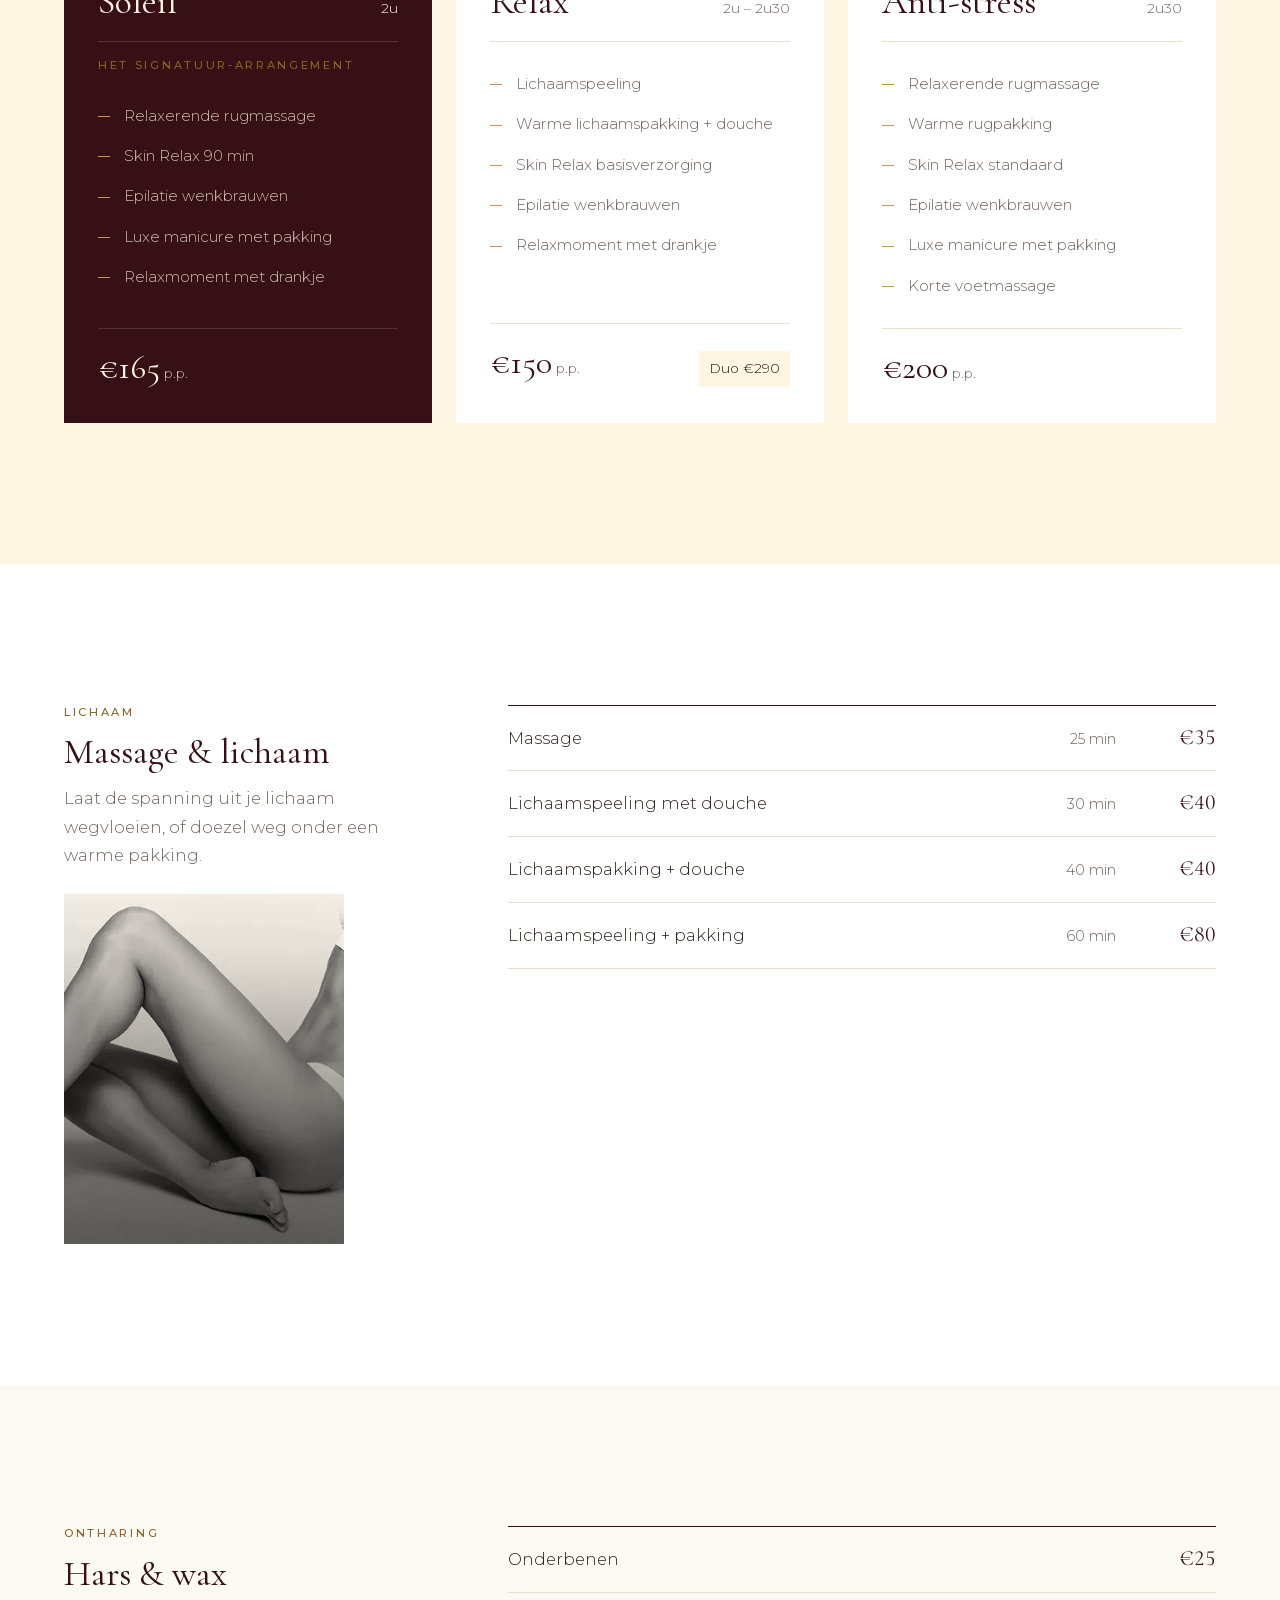
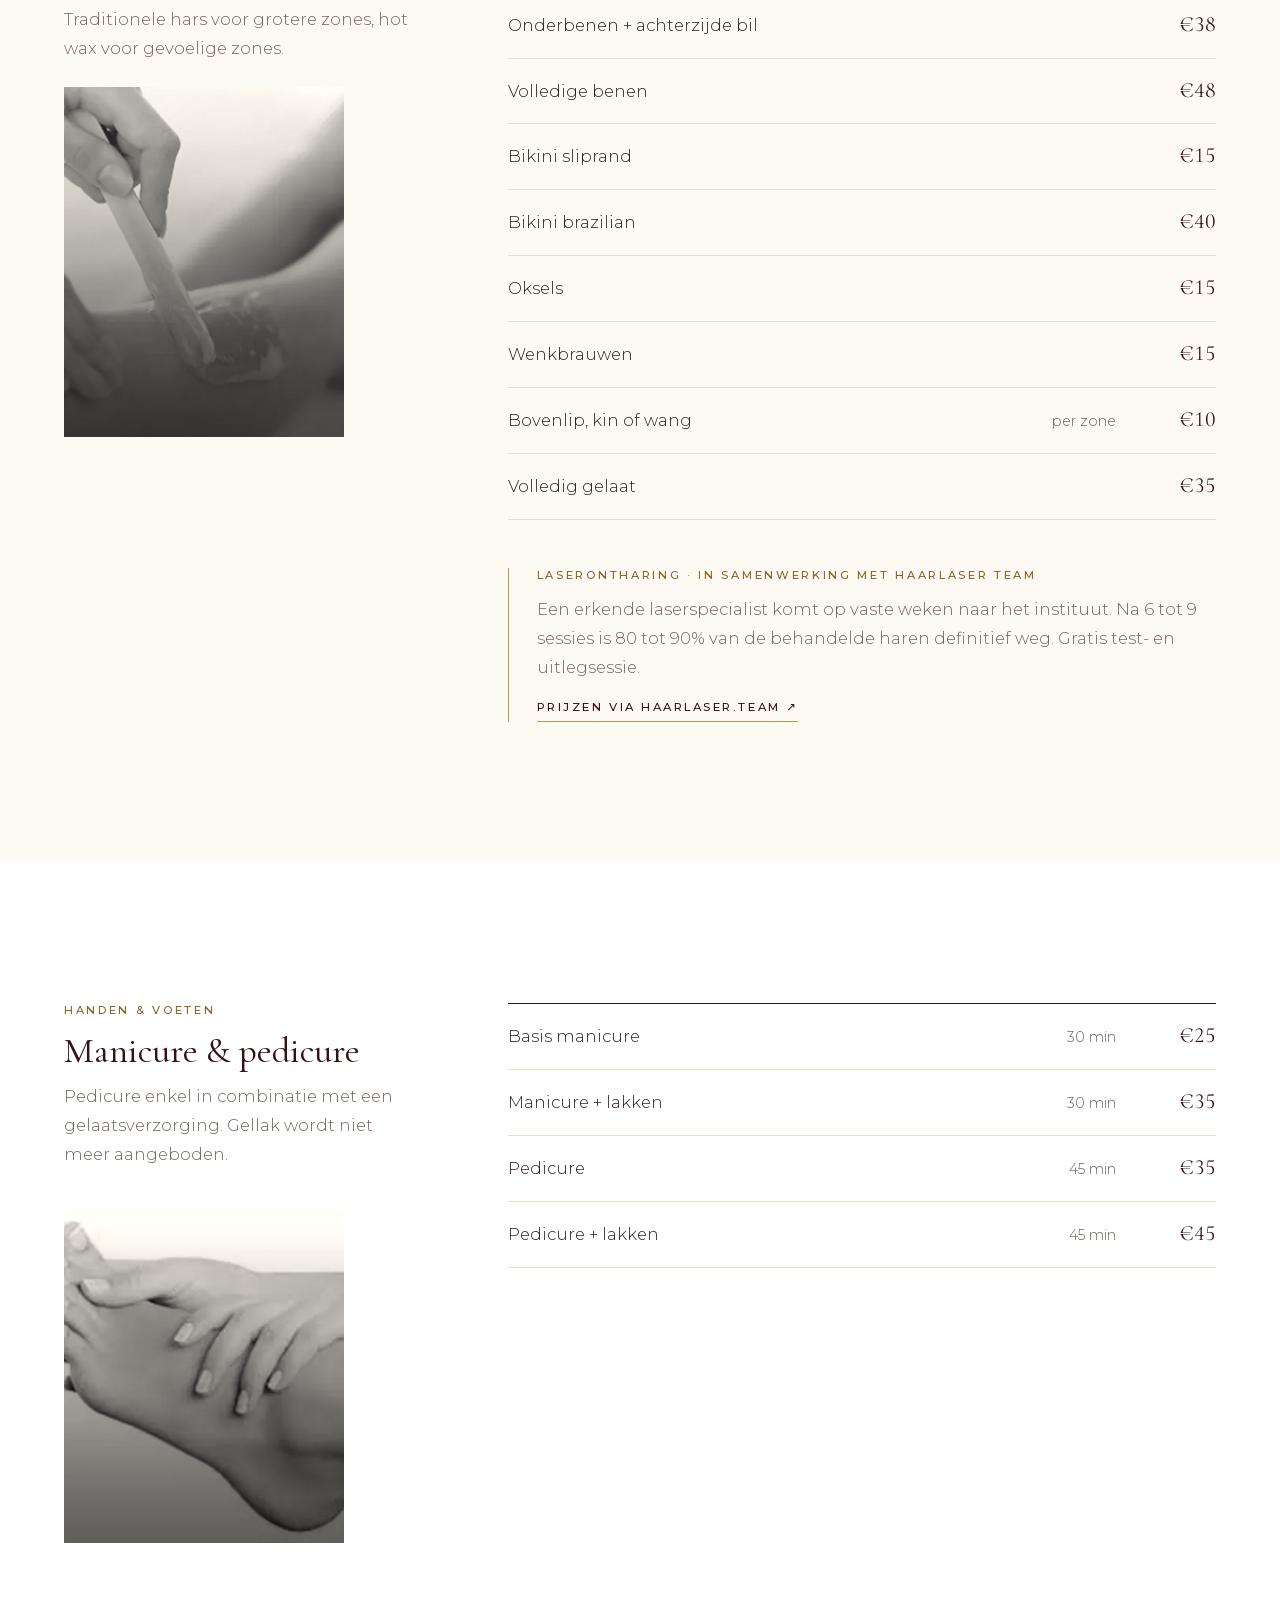
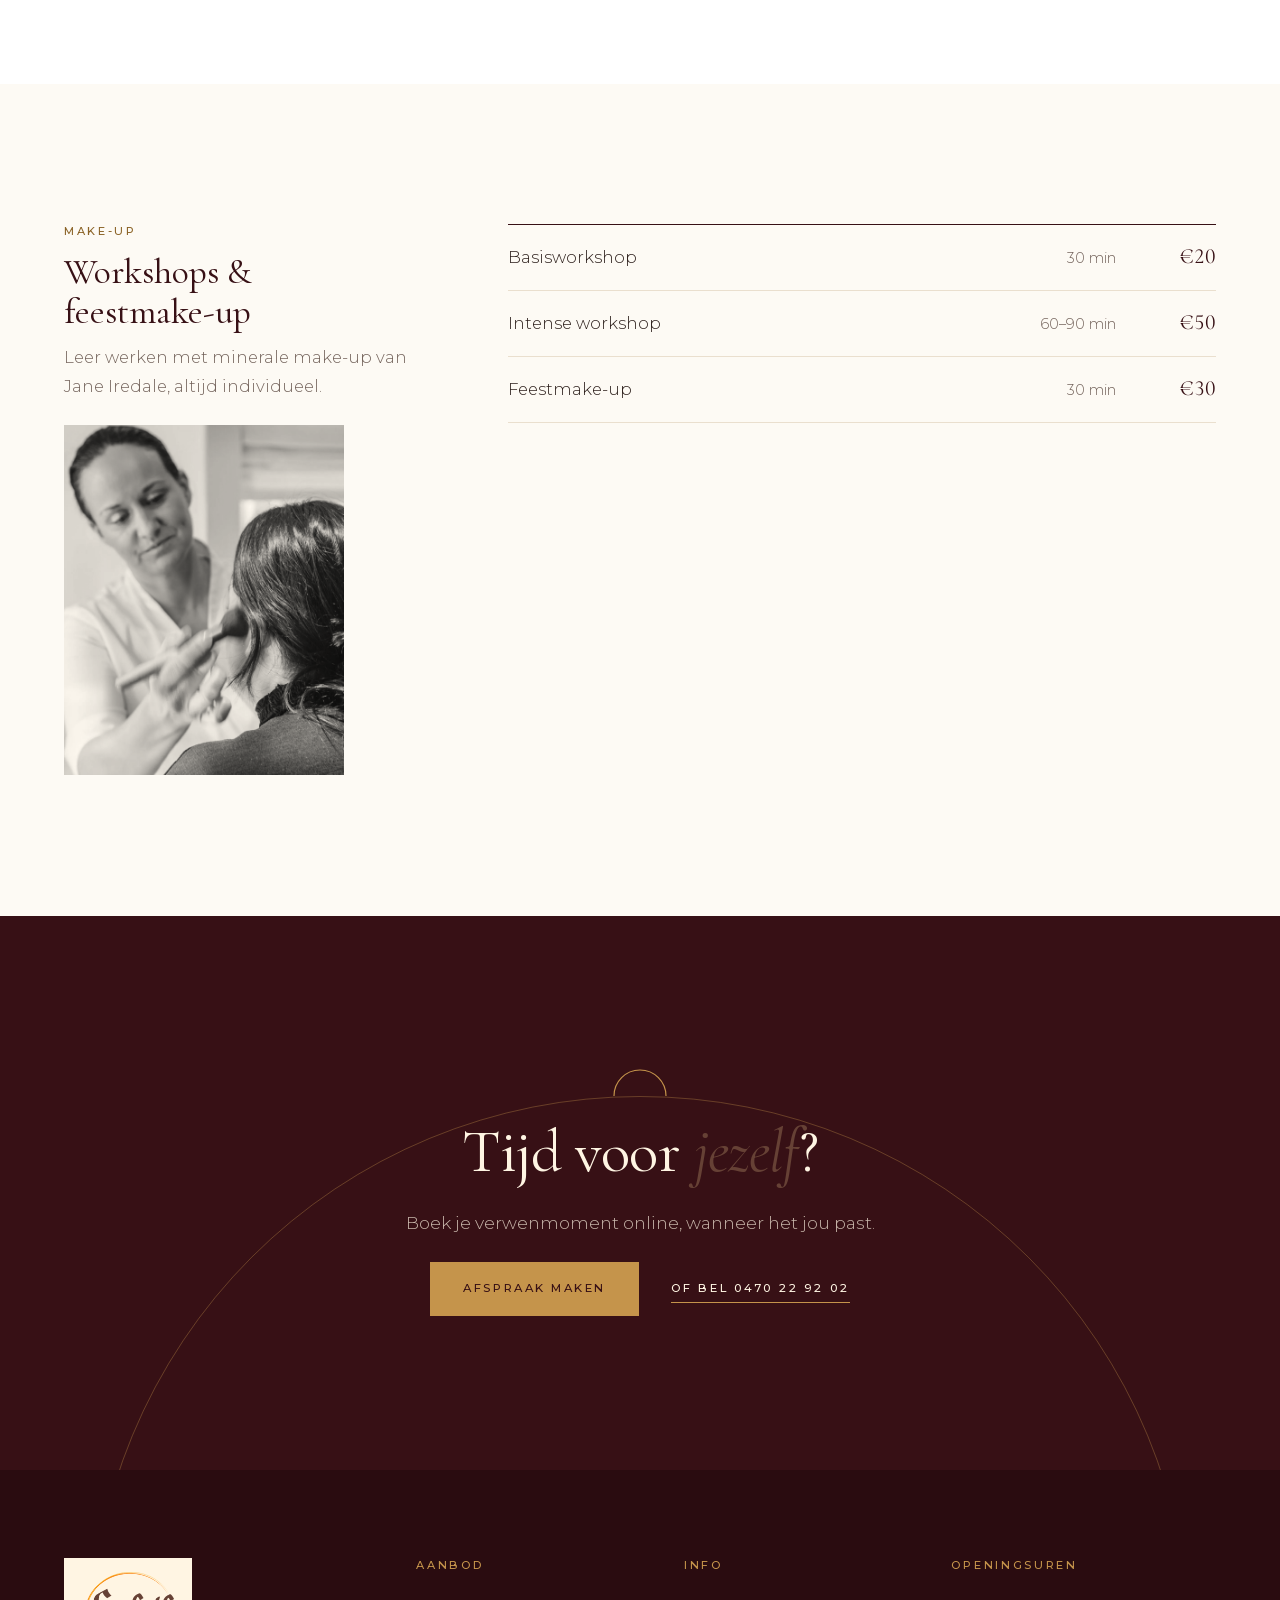
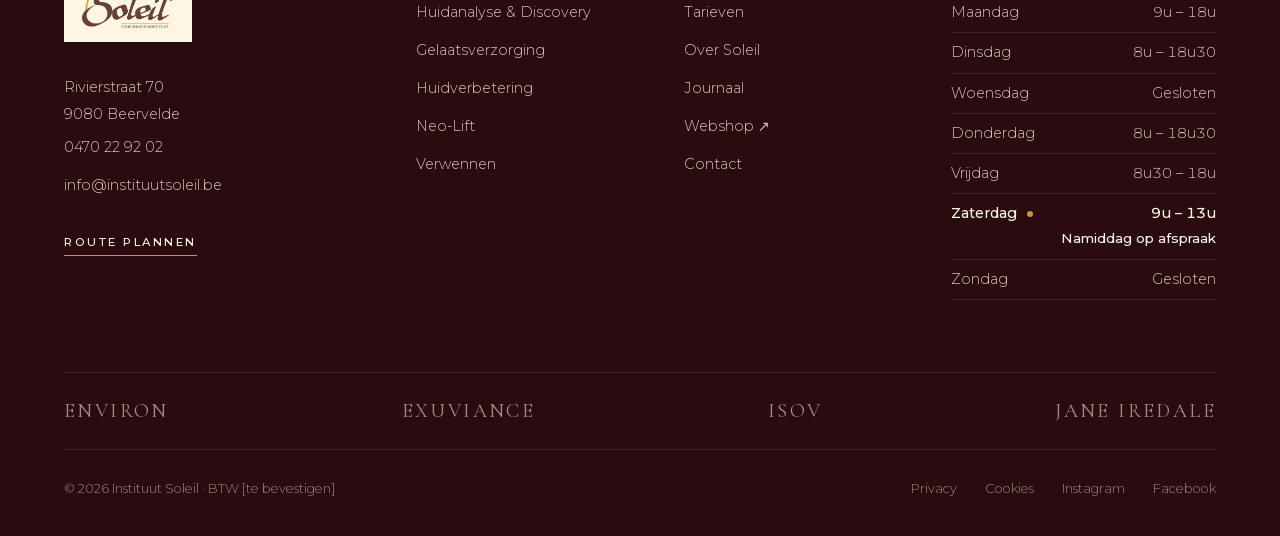
<file: verwennen.html>
<!doctype html>
<html lang="nl-BE">
<head>
  <meta charset="utf-8">
  <meta name="viewport" content="width=device-width, initial-scale=1">
  <title>Verwennen: arrangementen &amp; massage in Beervelde · Instituut Soleil</title>
  <meta name="description" content="Verwenarrangementen solo of duo, massage, ontharing, manicure en make-up bij Instituut Soleil in Beervelde.">
  <link rel="stylesheet" href="assets/css/fonts.css">
  <link rel="stylesheet" href="assets/css/site.css">
</head>
<body data-page="behandelingen">
  <div id="header"></div>

  <main id="main">
    <header class="page-top">
      <div class="wrap cols">
        <div class="stack">
          <ol class="crumbs"><li><a href="index.html">Home</a></li><li><a href="behandelingen.html">Behandelingen</a></li><li aria-current="page">Verwennen</li></ol>
          <p class="label">Rust</p>
          <h1 class="d1">Verwennen</h1>
          <p class="lead">Van kop tot teen verzorgd worden. Van zodra je binnenkomt, vergeet je de drukte van de dag. Alleen, of met twee in de duo-cabine.</p>
        </div>
        <div class="frame"><div class="photo photo--land"><img src="assets/img/instituut-massage.webp" alt="Rugmassage in de behandelruimte van Soleil" fetchpriority="high"></div></div>
      </div>
    </header>

    <nav class="subnav" aria-label="Op deze pagina">
      <ul class="wrap">
        <li><a href="#arrangementen">Arrangementen</a></li>
        <li><a href="#lichaam">Massage &amp; lichaam</a></li>
        <li><a href="#ontharing">Ontharing</a></li>
        <li><a href="#handen">Handen &amp; voeten</a></li>
        <li><a href="#makeup">Make-up</a></li>
      </ul>
    </nav>

    <section class="sec sec--cream" id="arrangementen" aria-labelledby="arr">
      <div class="wrap">
        <div class="cols cols--top reveal" style="margin-bottom:64px">
          <div class="stack-sm"><p class="label">Arrangementen</p><h2 class="d2" id="arr">Een moment voor <em>jezelf</em></h2></div>
          <p class="lead" style="align-self:end">Elk arrangement sluit af met een drankje in de relaxruimte. Feeling en Relax kan je ook met twee boeken.</p>
        </div>
        <div class="arrs" data-arrangements></div>
      </div>
    </section>

    <section class="sec" id="lichaam" aria-labelledby="li">
      <div class="wrap cols cols--4-8 cols--top">
        <div class="stack reveal">
          <div class="stack-sm"><p class="label">Lichaam</p><h2 class="d3" id="li">Massage &amp; lichaam</h2><p class="muted">Laat de spanning uit je lichaam wegvloeien, of doezel weg onder een warme pakking.</p></div>
          <div class="photo photo--portrait" style="max-width:280px"><img src="assets/img/massage-lichaam.webp" alt="" loading="lazy"></div>
        </div>
        <div class="reveal" data-prices="lichaam"></div>
      </div>
    </section>

    <section class="sec sec--ivory" id="ontharing" aria-labelledby="on">
      <div class="wrap cols cols--4-8 cols--top">
        <div class="stack reveal">
          <div class="stack-sm"><p class="label">Ontharing</p><h2 class="d3" id="on">Hars &amp; wax</h2><p class="muted">Traditionele hars voor grotere zones, hot wax voor gevoelige zones.</p></div>
          <div class="photo photo--portrait" style="max-width:280px"><img src="assets/img/ontharing.webp" alt="" loading="lazy"></div>
        </div>
        <div class="stack-lg reveal">
          <div data-prices="ontharing"></div>
          <div class="stack-sm" style="border-left:1px solid var(--gold);padding-left:28px">
            <p class="label">Laserontharing · in samenwerking met Haarlaser Team</p>
            <p class="muted">Een erkende laserspecialist komt op vaste weken naar het instituut. Na 6 tot 9 sessies is 80 tot 90% van de behandelde haren definitief weg. Gratis test- en uitlegsessie.</p>
            <a class="link" href="https://www.haarlaser.team" target="_blank" rel="noopener">Prijzen via haarlaser.team ↗</a>
          </div>
        </div>
      </div>
    </section>

    <section class="sec" id="handen" aria-labelledby="ha">
      <div class="wrap cols cols--4-8 cols--top">
        <div class="stack reveal">
          <div class="stack-sm"><p class="label">Handen &amp; voeten</p><h2 class="d3" id="ha">Manicure &amp; pedicure</h2><p class="muted">Pedicure enkel in combinatie met een gelaatsverzorging. Gellak wordt niet meer aangeboden.</p></div>
          <div class="photo photo--portrait" style="max-width:280px"><img src="assets/img/handen-voeten.webp" alt="" loading="lazy"></div>
        </div>
        <div class="reveal" data-prices="handen"></div>
      </div>
    </section>

    <section class="sec sec--ivory" id="makeup" aria-labelledby="mu">
      <div class="wrap cols cols--4-8 cols--top">
        <div class="stack reveal">
          <div class="stack-sm"><p class="label">Make-up</p><h2 class="d3" id="mu">Workshops &amp; feestmake-up</h2><p class="muted">Leer werken met minerale make-up van Jane Iredale, altijd individueel.</p></div>
          <div class="photo photo--portrait" style="max-width:280px"><img src="assets/img/make-up.webp" alt="" loading="lazy"></div>
        </div>
        <div class="reveal" data-prices="makeup"></div>
      </div>
    </section>
  </main>

  <div id="footer" data-cta="Tijd voor <em>jezelf</em>?|Boek je verwenmoment online, wanneer het jou past."></div>
  <script src="assets/js/data.js"></script>
  <script src="assets/js/site.js"></script>
</body>
</html>
</file>
<file: assets/css/fonts.css>
/* Lokaal gehost (geen Google Fonts-verzoek, zie privacy-audit) */
@font-face{font-family:'Cormorant Garamond';font-style:italic;font-weight:400;font-display:swap;src:url('../fonts/CormorantGaramond-400i.woff2') format('woff2');unicode-range:U+0000-00FF, U+0131, U+0152-0153, U+02BB-02BC, U+02C6, U+02DA, U+02DC, U+0304, U+0308, U+0329, U+2000-206F, U+20AC, U+2122, U+2191, U+2193, U+2212, U+2215, U+FEFF, U+FFFD}
@font-face{font-family:'Cormorant Garamond';font-style:normal;font-weight:400;font-display:swap;src:url('../fonts/CormorantGaramond-400.woff2') format('woff2');unicode-range:U+0000-00FF, U+0131, U+0152-0153, U+02BB-02BC, U+02C6, U+02DA, U+02DC, U+0304, U+0308, U+0329, U+2000-206F, U+20AC, U+2122, U+2191, U+2193, U+2212, U+2215, U+FEFF, U+FFFD}
@font-face{font-family:'Cormorant Garamond';font-style:normal;font-weight:500;font-display:swap;src:url('../fonts/CormorantGaramond-500.woff2') format('woff2');unicode-range:U+0000-00FF, U+0131, U+0152-0153, U+02BB-02BC, U+02C6, U+02DA, U+02DC, U+0304, U+0308, U+0329, U+2000-206F, U+20AC, U+2122, U+2191, U+2193, U+2212, U+2215, U+FEFF, U+FFFD}
@font-face{font-family:'Montserrat';font-style:normal;font-weight:300;font-display:swap;src:url('../fonts/Montserrat-300.woff2') format('woff2');unicode-range:U+0000-00FF, U+0131, U+0152-0153, U+02BB-02BC, U+02C6, U+02DA, U+02DC, U+0304, U+0308, U+0329, U+2000-206F, U+20AC, U+2122, U+2191, U+2193, U+2212, U+2215, U+FEFF, U+FFFD}
@font-face{font-family:'Montserrat';font-style:normal;font-weight:400;font-display:swap;src:url('../fonts/Montserrat-400.woff2') format('woff2');unicode-range:U+0000-00FF, U+0131, U+0152-0153, U+02BB-02BC, U+02C6, U+02DA, U+02DC, U+0304, U+0308, U+0329, U+2000-206F, U+20AC, U+2122, U+2191, U+2193, U+2212, U+2215, U+FEFF, U+FFFD}
@font-face{font-family:'Montserrat';font-style:normal;font-weight:500;font-display:swap;src:url('../fonts/Montserrat-500.woff2') format('woff2');unicode-range:U+0000-00FF, U+0131, U+0152-0153, U+02BB-02BC, U+02C6, U+02DA, U+02DC, U+0304, U+0308, U+0329, U+2000-206F, U+20AC, U+2122, U+2191, U+2193, U+2212, U+2215, U+FEFF, U+FFFD}
@font-face{font-family:'Montserrat';font-style:normal;font-weight:600;font-display:swap;src:url('../fonts/Montserrat-600.woff2') format('woff2');unicode-range:U+0000-00FF, U+0131, U+0152-0153, U+02BB-02BC, U+02C6, U+02DA, U+02DC, U+0304, U+0308, U+0329, U+2000-206F, U+20AC, U+2122, U+2191, U+2193, U+2212, U+2215, U+FEFF, U+FFFD}
</file>
<file: assets/css/site.css>
/* ==========================================================================
   Instituut Soleil — hifi
   Huisstijl van de originele site: goud #C5944B, bruin #664135 (logo),
   diep bruin #371015, crème #FFF5E3, Montserrat.
   Aangevuld met Cormorant Garamond voor titels en warme zwart-witfotografie.
   Goud wordt enkel decoratief gebruikt; tekst in goud gebruikt de donkere
   variant (#8A6225) om WCAG AA te halen.
   ========================================================================== */

:root {
  --gold: #c5944b;          /* merkgoud: lijnen, ornamenten, grote display */
  --gold-text: #8a6225;     /* goud voor tekst op licht (≥ 4.5:1) */
  --gold-soft: #e9d5b3;
  --brown: #664135;         /* logobruin */
  --espresso: #371015;      /* diep bruin: titels, footer */
  --ink: #2e211d;           /* lopende tekst */
  --muted: #74645c;
  --line: #eadfce;
  --cream: #fff5e3;         /* merkcrème */
  --ivory: #fdfaf4;
  --white: #ffffff;

  --serif: "Cormorant Garamond", "Iowan Old Style", Georgia, serif;
  --sans: "Montserrat", ui-sans-serif, system-ui, -apple-system, "Segoe UI", sans-serif;

  --max: 1280px;
  --gutter: clamp(20px, 5vw, 64px);
  --space: clamp(88px, 11vw, 168px);
  --header: 92px;
  --ease: cubic-bezier(.2, .7, .2, 1);
}

*, *::before, *::after { box-sizing: border-box; }
html { scroll-behavior: smooth; scroll-padding-top: calc(var(--header) + 24px); }
body { margin: 0; background: var(--white); color: var(--ink); font: 300 16.5px/1.75 var(--sans); -webkit-font-smoothing: antialiased; text-rendering: optimizeLegibility; }
a { color: inherit; }
button { font: inherit; color: inherit; cursor: pointer; }
h1, h2, h3, p, ul, ol, figure, blockquote, dl, dd { margin: 0; padding: 0; }
ul, ol { list-style: none; }
img { max-width: 100%; display: block; }
strong { font-weight: 500; }
::selection { background: var(--gold-soft); color: var(--espresso); }
:focus-visible { outline: 1.5px solid var(--gold-text); outline-offset: 4px; }
.skip { position: absolute; left: 16px; top: -80px; z-index: 300; background: var(--espresso); color: var(--cream); padding: 12px 18px; }
.skip:focus { top: 12px; }
.sr { position: absolute !important; width: 1px; height: 1px; overflow: hidden; clip: rect(0 0 0 0); white-space: nowrap; }

/* ---------- Layout ---------- */
.wrap { width: 100%; max-width: var(--max); margin-inline: auto; padding-inline: var(--gutter); }
.wrap--text { max-width: 880px; }
.sec { padding-block: var(--space); }
.sec--cream { background: var(--cream); }
.sec--ivory { background: var(--ivory); }
.sec--tight { padding-block: calc(var(--space) * .55); }
.sec--flush-top { padding-top: 0; }
.cols { display: grid; grid-template-columns: 1fr 1fr; gap: clamp(40px, 7vw, 128px); align-items: center; }
.cols--top { align-items: start; }
.cols--4-8 { grid-template-columns: 4fr 8fr; }
.cols--7-5 { grid-template-columns: 7fr 5fr; }
.cols--5-7 { grid-template-columns: 5fr 7fr; }
@media (max-width: 900px) { .cols, .cols--4-8, .cols--7-5, .cols--5-7 { grid-template-columns: 1fr; } }

/* ---------- Type ---------- */
.label { font: 500 .7rem/1.4 var(--sans); letter-spacing: .24em; text-transform: uppercase; color: var(--gold-text); }
.label--muted { color: var(--muted); }
.d1 { font: 400 clamp(3rem, 7.2vw, 6.4rem)/.98 var(--serif); letter-spacing: -.015em; color: var(--espresso); text-wrap: balance; }
.d2 { font: 400 clamp(2.4rem, 4.8vw, 4.2rem)/1.02 var(--serif); letter-spacing: -.01em; color: var(--espresso); text-wrap: balance; }
.d3 { font: 400 clamp(1.8rem, 2.8vw, 2.5rem)/1.1 var(--serif); color: var(--espresso); text-wrap: balance; }
.d4 { font: 400 1.6rem/1.2 var(--serif); color: var(--espresso); }
.d1 em, .d2 em, .d3 em, .statement em { font-style: italic; color: var(--brown); }
.statement { font: 400 clamp(2rem, 3.8vw, 3.3rem)/1.18 var(--serif); color: var(--espresso); letter-spacing: -.005em; text-wrap: balance; }
.lead { font-size: clamp(1.05rem, 1.35vw, 1.18rem); color: var(--muted); max-width: 50ch; }
.muted { color: var(--muted); }
.small { font-size: .86rem; }
.stack > * + * { margin-top: 24px; }
.stack-sm > * + * { margin-top: 12px; }
.stack-lg > * + * { margin-top: 48px; }

/* Goud ornament: de zonneboog uit het logo */
.sun { display: block; width: 56px; height: 28px; }
.sun path { fill: none; stroke: var(--gold); stroke-width: 1.2; }
.gold-rule { width: 48px; height: 1px; background: var(--gold); border: 0; margin: 0; }

/* ---------- Buttons ---------- */
.btn { display: inline-flex; align-items: center; justify-content: center; gap: 12px; min-height: 54px; padding: 16px 32px; background: var(--espresso); color: var(--cream); border: 1px solid var(--espresso); text-decoration: none; font: 500 .72rem/1 var(--sans); letter-spacing: .22em; text-transform: uppercase; transition: background .35s var(--ease), color .35s var(--ease), border-color .35s var(--ease); }
.btn:hover { background: var(--brown); border-color: var(--brown); }
.btn--gold { background: var(--gold); border-color: var(--gold); color: var(--espresso); }
.btn--gold:hover { background: #d4a560; border-color: #d4a560; }
.btn--line { background: transparent; color: var(--espresso); border-color: var(--espresso); }
.btn--line:hover { background: var(--espresso); color: var(--cream); }
.btn--light { background: transparent; color: var(--cream); border-color: rgba(255,245,227,.5); }
.btn--light:hover { background: var(--cream); color: var(--espresso); border-color: var(--cream); }
.btn--sm { min-height: 46px; padding: 12px 22px; }
.btns { display: flex; flex-wrap: wrap; gap: 16px 32px; align-items: center; }
.link { display: inline-flex; align-items: center; gap: 10px; text-decoration: none; font: 500 .72rem/1 var(--sans); letter-spacing: .22em; text-transform: uppercase; color: var(--espresso); padding-block: 8px; background: linear-gradient(var(--gold), var(--gold)) left bottom / 100% 1px no-repeat; transition: background-size .4s var(--ease); }
.link:hover { background-size: 40% 1px; }
.link--light { color: var(--cream); }

/* ---------- Beeld ---------- */
.photo { position: relative; overflow: hidden; background: var(--cream); }
.photo img { width: 100%; height: 100%; object-fit: cover; filter: grayscale(1) sepia(.14) contrast(1.02); transition: transform 1.2s var(--ease); }
.photo--color img { filter: none; }
.photo--portrait { aspect-ratio: 4 / 5; }
.photo--land { aspect-ratio: 3 / 2; }
.photo--sq { aspect-ratio: 1; }
.photo--wide { aspect-ratio: 16 / 9; }
a:hover .photo img, .photo:hover img { transform: scale(1.03); }
.photo--arch { border-radius: 999px 999px 0 0; }
.frame { position: relative; isolation: isolate; }
.frame::after { content: ""; position: absolute; inset: 18px -18px -18px 18px; border: 1px solid var(--gold); z-index: -1; pointer-events: none; }
.frame--arch::after { border-radius: 999px 999px 0 0; }
@media (max-width: 700px) { .frame::after { inset: 12px -10px -12px 10px; } }

/* ---------- Header ---------- */
.hdr { position: sticky; top: 0; z-index: 100; background: rgba(255,255,255,.94); backdrop-filter: saturate(1.2) blur(10px); border-bottom: 1px solid transparent; transition: border-color .3s, height .3s; }
.hdr.is-scrolled { border-color: var(--line); }
.hdr-in { height: var(--header); display: flex; align-items: center; gap: 48px; transition: height .3s var(--ease); }
.hdr.is-scrolled .hdr-in { height: 76px; }
.logo { display: block; flex: none; }
.logo img { height: 62px; width: auto; transition: height .3s var(--ease); }
.hdr.is-scrolled .logo img { height: 52px; }
.nav { margin-left: auto; }
.nav > ul { display: flex; gap: 40px; align-items: center; }
.nav a, .nav button { background: none; border: 0; padding: 8px 0; text-decoration: none; font: 400 .9rem/1 var(--sans); letter-spacing: .04em; color: var(--espresso); min-height: 44px; display: inline-flex; align-items: center; gap: 8px; position: relative; }
.nav button::before { content: ""; order: 2; width: 6px; height: 6px; border-right: 1px solid currentColor; border-bottom: 1px solid currentColor; transform: rotate(45deg) translateY(-2px); transition: transform .3s; }
.nav button[aria-expanded="true"]::before { transform: rotate(-135deg) translateY(-1px); }
.nav a::after, .nav button::after { content: ""; position: absolute; left: 0; right: 0; bottom: 6px; height: 1px; background: var(--gold); transform: scaleX(0); transform-origin: left; transition: transform .35s var(--ease); }
.nav a:hover::after, .nav button:hover::after, .nav [aria-current="page"]::after, .nav [aria-expanded="true"]::after { transform: scaleX(1); }
.menu-btn { display: none; margin-left: auto; background: none; border: 0; min-height: 44px; gap: 12px; align-items: center; font: 500 .72rem/1 var(--sans); letter-spacing: .22em; text-transform: uppercase; color: var(--espresso); }
.menu-btn i { display: grid; gap: 5px; width: 22px; }
.menu-btn i::before, .menu-btn i::after { content: ""; height: 1px; background: currentColor; }

.drop { position: absolute; left: 0; right: 0; top: 100%; background: var(--white); border-top: 1px solid var(--line); box-shadow: 0 30px 60px -30px rgba(55,16,21,.18); }
.drop[hidden] { display: none; }
.drop-in { display: grid; grid-template-columns: 1fr 1fr 1.1fr; gap: 64px; padding-block: 48px 56px; }
.drop h2 { margin-bottom: 18px; }
.drop li a { display: flex; align-items: baseline; justify-content: space-between; gap: 16px; padding: 8px 0; text-decoration: none; font: 400 1.45rem/1.25 var(--serif); color: var(--espresso); transition: color .2s, padding .3s var(--ease); }
.drop li a:hover { color: var(--gold-text); padding-left: 6px; }
.drop li a small { font: 400 .78rem var(--sans); color: var(--muted); }
.drop-feature { display: grid; grid-template-columns: 120px 1fr; gap: 24px; align-items: center; background: var(--cream); padding: 20px; text-decoration: none; }
.drop-feature .photo { aspect-ratio: 4/5; }

.mnav { position: fixed; inset: 0; z-index: 200; background: var(--ivory); display: flex; flex-direction: column; overflow-y: auto; }
.mnav[hidden] { display: none; }
.mnav-top { height: 76px; display: flex; align-items: center; justify-content: space-between; padding-inline: var(--gutter); border-bottom: 1px solid var(--line); }
.mnav-top .logo img { height: 50px; }
.mnav-body { padding: 28px var(--gutter) 150px; }
.mnav-body > ul > li > a { display: block; padding: 12px 0; font: 400 2.3rem/1.15 var(--serif); color: var(--espresso); text-decoration: none; }
.mnav-sub { padding: 4px 0 20px; display: grid; }
.mnav-sub a { display: block; padding: 9px 0; text-decoration: none; color: var(--muted); }
.mnav-meta { margin-top: 32px; padding-top: 24px; border-top: 1px solid var(--line); color: var(--muted); font-size: .92rem; }

.mbar { display: none; }
@media (max-width: 1000px) {
  :root { --header: 76px; }
  .nav, .hdr-cta { display: none; }
  .menu-btn { display: inline-flex; }
  .logo img { height: 50px; }
  .hdr.is-scrolled .hdr-in { height: 68px; }
  .hdr.is-scrolled .logo img { height: 44px; }
  .mbar { display: grid; grid-template-columns: 1fr 1.7fr; position: fixed; left: 0; right: 0; bottom: 0; z-index: 150; background: var(--white); border-top: 1px solid var(--line); padding: 10px 14px calc(10px + env(safe-area-inset-bottom, 0px)); gap: 10px; }
  .mbar .btn { min-height: 50px; padding-inline: 10px; }
  body { padding-bottom: 72px; }
}

/* ---------- Hero ---------- */
.hero { position: relative; display: grid; grid-template-columns: 6fr 5fr; min-height: min(calc(100vh - var(--header)), 880px); background: var(--ivory); }
.hero-text { display: flex; flex-direction: column; justify-content: center; padding: 72px var(--gutter) 96px max(var(--gutter), calc((100vw - var(--max)) / 2 + var(--gutter))); }
.hero-text > * + * { margin-top: 32px; }
.hero .photo { height: 100%; min-height: 520px; }
.hero .photo img { object-position: 50% 20%; }
.hero-badge { position: absolute; left: calc(54.5% - 70px); bottom: 64px; width: 140px; height: 140px; border-radius: 50%; background: var(--espresso); color: var(--cream); display: grid; place-items: center; text-align: center; z-index: 2; }
.hero-badge span { display: block; font: 400 2.8rem/1 var(--serif); color: var(--gold); }
.hero-badge small { display: block; font: 500 .6rem/1.5 var(--sans); letter-spacing: .2em; text-transform: uppercase; margin-top: 6px; }
@media (max-width: 900px) {
  .hero { grid-template-columns: 1fr; min-height: 0; }
  .hero .photo { min-height: 0; aspect-ratio: 4/3.4; order: -1; }
  .hero-text { padding: 56px var(--gutter) 72px; }
  .hero-badge { left: auto; right: var(--gutter); bottom: auto; top: calc(min(85vw, 700px) - 60px); width: 110px; height: 110px; }
  .hero-badge span { font-size: 2.2rem; }
  .hero-badge small { font-size: .5rem; letter-spacing: .14em; }
}

.page-top { padding-top: clamp(56px, 8vw, 120px); padding-bottom: clamp(56px, 7vw, 104px); background: var(--ivory); }
.page-top--plain { background: var(--white); }
.crumbs { display: flex; gap: 12px; font-size: .78rem; letter-spacing: .04em; color: var(--muted); flex-wrap: wrap; }
.crumbs a { text-decoration: none; }
.crumbs a:hover { color: var(--gold-text); }
.crumbs li + li::before { content: "·"; margin-right: 12px; color: var(--gold); }

/* ---------- Behandelingenlijst ---------- */
.index { border-top: 1px solid var(--espresso); }
.index-row { display: grid; grid-template-columns: 1.1fr 1.5fr auto 28px; gap: 32px; align-items: center; padding: 28px 0; border-bottom: 1px solid var(--line); text-decoration: none; position: relative; transition: padding .4s var(--ease); }
.index-row::before { content: ""; position: absolute; left: 0; bottom: -1px; height: 1px; width: 0; background: var(--gold); transition: width .5s var(--ease); }
.index-row:hover { padding-left: 16px; }
.index-row:hover::before { width: 100%; }
.index-row .name { font: 400 clamp(1.5rem, 2.2vw, 1.95rem)/1.15 var(--serif); color: var(--espresso); }
.index-row .line { color: var(--muted); font-size: .95rem; }
.index-row .price { white-space: nowrap; font-size: .9rem; letter-spacing: .02em; color: var(--espresso); }
.index-row .price b { font-weight: 500; }
.index-row .arrow { justify-self: end; width: 28px; height: 28px; border: 1px solid var(--line); border-radius: 50%; display: grid; place-items: center; font-size: .8rem; color: var(--gold-text); transition: background .3s, border-color .3s, color .3s; }
.index-row:hover .arrow { background: var(--espresso); border-color: var(--espresso); color: var(--cream); }
.index-row .tag { white-space: nowrap; display: inline-block; font: 500 .58rem/1 var(--sans); letter-spacing: .2em; text-transform: uppercase; color: var(--espresso); background: var(--gold-soft); padding: 5px 8px; margin-left: 12px; vertical-align: middle; }
.index-head { display: flex; justify-content: space-between; align-items: end; gap: 24px; margin-bottom: 28px; flex-wrap: wrap; }
@media (max-width: 720px) {
  .index-row { grid-template-columns: 1fr auto; gap: 6px 16px; padding: 22px 0; }
  .index-row .line { grid-column: 1; grid-row: 2; font-size: .88rem; }
  .index-row .price { grid-column: 2; grid-row: 1; }
  .index-row .arrow { display: none; }
  .index-row .tag { display: none; }
}
.preview { position: fixed; width: 240px; aspect-ratio: 4/5; pointer-events: none; z-index: 90; opacity: 0; transform: scale(.96) rotate(-1.5deg); transition: opacity .3s, transform .4s var(--ease); box-shadow: 0 30px 60px -20px rgba(55,16,21,.35); }
.preview.is-on { opacity: 1; transform: scale(1) rotate(-1.5deg); }
@media (hover: none), (max-width: 1000px) { .preview { display: none; } }

/* ---------- Werkwijze ---------- */
.steps { display: grid; grid-template-columns: repeat(3, 1fr); gap: clamp(32px, 4vw, 64px); counter-reset: s; }
.step { counter-increment: s; }
.step .photo { aspect-ratio: 4 / 5; margin-bottom: 32px; }
.step-num { display: flex; align-items: center; gap: 16px; margin-bottom: 18px; font: italic 400 1.2rem/1 var(--serif); color: var(--gold-text); }
.step-num::before { content: "0" counter(s); }
.step-num::after { content: ""; flex: 1; height: 1px; background: var(--gold); opacity: .6; }
.step > * + * { margin-top: 14px; }
@media (max-width: 800px) { .steps { grid-template-columns: 1fr; gap: 56px; } .step .photo { aspect-ratio: 3/2; } }

/* ---------- Quote ---------- */
.quote { text-align: center; max-width: 960px; margin-inline: auto; display: grid; justify-items: center; gap: 32px; }
.quote blockquote { font: italic 400 clamp(1.8rem, 3.2vw, 2.8rem)/1.3 var(--serif); color: var(--espresso); text-wrap: balance; }
.stars { color: var(--gold); letter-spacing: 6px; font-size: .9rem; }

/* ---------- Feiten ---------- */
.facts { display: flex; flex-wrap: wrap; gap: 24px 64px; padding-block: 28px; border-block: 1px solid var(--line); }
.facts div { display: grid; gap: 6px; }
.facts dd { font: 400 1.6rem/1.1 var(--serif); color: var(--espresso); }

/* ---------- Lijsten ---------- */
.ticks li { padding: 16px 0 16px 32px; border-bottom: 1px solid var(--line); position: relative; }
.ticks li:first-child { border-top: 1px solid var(--line); }
.ticks li::before { content: ""; position: absolute; left: 0; top: 50%; width: 14px; height: 1px; background: var(--gold); }
.ticks--2 { columns: 2; column-gap: 56px; }
.ticks--2 li { break-inside: avoid; }
.ticks--2 li:nth-child(6) { border-top: 1px solid var(--line); }
@media (max-width: 600px) { .ticks--2 { columns: 1; } .ticks--2 li:nth-child(6) { border-top: 0; } }
.prices li { display: grid; grid-template-columns: 1fr auto auto; gap: 28px; align-items: baseline; padding: 18px 0; border-bottom: 1px solid var(--line); }
.prices li:first-child { border-top: 1px solid var(--espresso); }
.prices .n small { display: block; color: var(--muted); font-size: .84rem; }
.prices .dur { color: var(--muted); font-size: .88rem; white-space: nowrap; }
.prices .pr { font: 400 1.35rem/1 var(--serif); color: var(--espresso); min-width: 72px; text-align: right; white-space: nowrap; font-variant-numeric: lining-nums tabular-nums; }
.prices .pr.ask { font: 400 .8rem var(--sans); color: var(--muted); letter-spacing: .04em; }
@media (max-width: 560px) { .prices li { grid-template-columns: 1fr auto; gap: 4px 16px; } .prices .dur { grid-row: 2; } .prices .pr { grid-row: 1 / 3; grid-column: 2; align-self: center; } }

/* ---------- Opties (huidanalyse) ---------- */
.options { display: grid; grid-template-columns: repeat(3, 1fr); gap: 24px; align-items: stretch; }
.option { background: var(--white); padding: 44px 36px; display: flex; flex-direction: column; gap: 20px; position: relative; }
.option--rec { background: var(--espresso); color: var(--cream); }
.option--rec .d3, .option--rec .price { color: var(--cream); }
.option--rec .muted, .option--rec .ticks li { color: rgba(255,245,227,.75); }
.option--rec .ticks li { border-color: rgba(255,245,227,.14); }
.option--rec .label { color: var(--gold); }
.option .price { font: 400 3.2rem/1 var(--serif); color: var(--espresso); }
.option .price small { font: 300 .9rem var(--sans); color: inherit; opacity: .7; margin-left: 8px; }
.option .btn { margin-top: auto; align-self: stretch; }
@media (max-width: 900px) { .options { grid-template-columns: 1fr; } .option--rec { order: -1; } }

/* ---------- Arrangementen ---------- */
.arrs { display: grid; grid-template-columns: repeat(3, 1fr); gap: 24px; }
.arr { background: var(--white); padding: 40px 34px 36px; display: flex; flex-direction: column; gap: 22px; }
.arr-top { display: flex; justify-content: space-between; align-items: baseline; gap: 16px; border-bottom: 1px solid var(--line); padding-bottom: 20px; }
.arr ul li { padding: 7px 0 7px 26px; color: var(--muted); font-size: .94rem; position: relative; }
.arr ul li::before { content: ""; position: absolute; left: 0; top: 50%; width: 12px; height: 1px; background: var(--gold); }
.arr-price { margin-top: auto; padding-top: 22px; border-top: 1px solid var(--line); display: flex; justify-content: space-between; align-items: baseline; gap: 12px; }
.arr-price strong { font: 400 2.1rem/1 var(--serif); color: var(--espresso); }
.arr-price .duo { font-size: .85rem; color: var(--espresso); background: var(--cream); padding: 6px 10px; }
.arr--feature { background: var(--espresso); color: var(--cream); grid-row: span 1; }
.arr--feature .d3, .arr--feature .arr-price strong { color: var(--cream); }
.arr--feature ul li, .arr--feature .muted { color: rgba(255,245,227,.75); }
.arr--feature .arr-top, .arr--feature .arr-price { border-color: rgba(255,245,227,.15); }
.arr--feature .duo { background: rgba(255,245,227,.1); color: var(--cream); }
.arr-photo { padding: 0; background: none; }
.arr-photo .photo { height: 100%; min-height: 360px; }
@media (max-width: 1000px) { .arrs { grid-template-columns: 1fr 1fr; } }
@media (max-width: 640px) { .arrs { grid-template-columns: 1fr; } .arr-photo { display: none; } }

/* ---------- Sub-nav ---------- */
.subnav { position: sticky; top: calc(var(--header) - 16px); z-index: 60; background: rgba(255,255,255,.95); backdrop-filter: blur(10px); border-bottom: 1px solid var(--line); }
.hdr.is-scrolled ~ main .subnav { top: 76px; }
.subnav ul { display: flex; gap: 40px; overflow-x: auto; scrollbar-width: none; }
.subnav ul::-webkit-scrollbar { display: none; }
.subnav a { display: inline-flex; min-height: 58px; align-items: center; text-decoration: none; white-space: nowrap; font-size: .86rem; letter-spacing: .03em; color: var(--muted); border-bottom: 1px solid transparent; transition: color .2s, border-color .2s; }
.subnav a:hover, .subnav a.is-active { color: var(--espresso); border-color: var(--gold); }
@media (max-width: 1000px) { .subnav { top: 68px; } .hdr.is-scrolled ~ main .subnav { top: 68px; } }

/* ---------- Uren ---------- */
.hours { width: 100%; border-collapse: collapse; font-variant-numeric: tabular-nums; }
.hours th, .hours td { padding: 11px 0; border-bottom: 1px solid var(--line); text-align: left; font-weight: 300; vertical-align: top; }
.hours td { text-align: right; }
.hours .today th, .hours .today td { font-weight: 500; color: var(--espresso); }
.hours .today th::after { content: ""; display: inline-block; width: 6px; height: 6px; border-radius: 50%; background: var(--gold); margin-left: 10px; vertical-align: middle; }
.status { display: inline-flex; align-items: center; gap: 10px; font-size: .86rem; }
.status::before { content: ""; width: 8px; height: 8px; border-radius: 50%; background: var(--muted); }
.status.is-open::before { background: #5b7a4f; box-shadow: 0 0 0 4px rgba(91,122,79,.15); }

/* ---------- Journaal ---------- */
.posts { display: grid; grid-template-columns: repeat(3, 1fr); gap: 64px 40px; }
.post { text-decoration: none; display: grid; gap: 18px; align-content: start; }
.post .photo { aspect-ratio: 3/2; }
.post:hover .d4 { color: var(--gold-text); }
@media (max-width: 900px) { .posts { grid-template-columns: 1fr; gap: 48px; } }
.prose { max-width: 64ch; }
.prose > * + * { margin-top: 1.2em; }
.prose h2 { font: 400 2rem/1.15 var(--serif); color: var(--espresso); margin-top: 1.6em; }

/* ---------- Formulier ---------- */
.form { display: grid; gap: 32px; }
.field { display: grid; gap: 6px; }
.field label { font: 500 .68rem/1.4 var(--sans); letter-spacing: .22em; text-transform: uppercase; color: var(--muted); }
.field input, .field textarea { font: 300 1.05rem var(--sans); color: var(--ink); border: 0; border-bottom: 1px solid #cdbfae; padding: 10px 0; min-height: 50px; background: transparent; width: 100%; border-radius: 0; transition: border-color .2s; }
.field input:focus, .field textarea:focus { outline: none; border-color: var(--gold-text); box-shadow: 0 1px 0 var(--gold-text); }
.field textarea { min-height: 120px; resize: vertical; }
.form-row { display: grid; grid-template-columns: 1fr 1fr; gap: 32px; }
@media (max-width: 600px) { .form-row { grid-template-columns: 1fr; } }
.done[hidden] { display: none; }

/* ---------- CTA + footer ---------- */
.cta { position: relative; background: var(--espresso); color: var(--cream); text-align: center; padding-block: clamp(96px, 12vw, 168px); overflow: hidden; }
.cta::before { content: ""; position: absolute; left: 50%; top: 100%; width: min(1100px, 150vw); aspect-ratio: 1; border: 1px solid rgba(197,148,75,.35); border-radius: 50%; transform: translate(-50%, -34%); pointer-events: none; }
.cta .wrap { position: relative; }
.cta .d2 { color: var(--cream); }
.cta .lead { color: rgba(255,245,227,.72); margin-inline: auto; }
.cta .btns { justify-content: center; }
.ftr { background: #2a0c10; color: rgba(255,245,227,.78); padding-block: 88px 36px; font-size: .9rem; }
.ftr-grid { display: grid; grid-template-columns: 1.4fr 1fr 1fr 1.25fr; gap: 56px; }
.ftr .label { color: var(--gold); margin-bottom: 20px; }
.ftr .logo-box { display: inline-block; background: var(--cream); padding: 14px 18px; }
.ftr .logo-box img { height: 56px; }
.ftr li a, .ftr address a { text-decoration: none; display: inline-flex; min-height: 38px; align-items: center; transition: color .2s; }
.ftr a:hover { color: var(--gold); }
.ftr address { font-style: normal; line-height: 1.9; }
.ftr .hours th, .ftr .hours td { padding: 7px 0; border-color: rgba(255,245,227,.1); }
.ftr .hours .today th, .ftr .hours .today td { color: var(--cream); }
.ftr .link { color: var(--cream); }
.brands { display: flex; flex-wrap: wrap; justify-content: space-between; gap: 16px 48px; margin-top: 72px; padding-block: 28px; border-block: 1px solid rgba(255,245,227,.1); }
.brands span { font: 400 1.25rem/1 var(--serif); letter-spacing: .12em; text-transform: uppercase; color: rgba(255,245,227,.55); }
.ftr-bottom { display: flex; justify-content: space-between; flex-wrap: wrap; gap: 8px 32px; margin-top: 28px; color: rgba(255,245,227,.5); font-size: .8rem; }
.ftr-bottom nav { display: flex; gap: 28px; flex-wrap: wrap; }
.ftr-bottom a { text-decoration: none; }
@media (max-width: 900px) { .ftr-grid { grid-template-columns: 1fr 1fr; } }
@media (max-width: 560px) { .ftr-grid { grid-template-columns: 1fr; gap: 40px; } .brands { justify-content: flex-start; } }

.cookie { position: fixed; left: 24px; bottom: 24px; z-index: 180; max-width: 400px; background: var(--white); border-top: 2px solid var(--gold); box-shadow: 0 20px 60px -10px rgba(55,16,21,.25); padding: 28px; }
.cookie > * + * { margin-top: 14px; }
.cookie[hidden] { display: none; }
@media (max-width: 1000px) { .cookie { left: 12px; right: 12px; bottom: 84px; max-width: none; } }

/* ---------- Beweging ---------- */
.js .reveal { opacity: 0; transform: translateY(24px); transition: opacity 1s var(--ease), transform 1s var(--ease); }
.js .reveal.is-in { opacity: 1; transform: none; }
@media (prefers-reduced-motion: reduce) {
  html { scroll-behavior: auto; }
  *, *::before, *::after { transition: none !important; }
  .js .reveal { opacity: 1; transform: none; }
}
</file>
